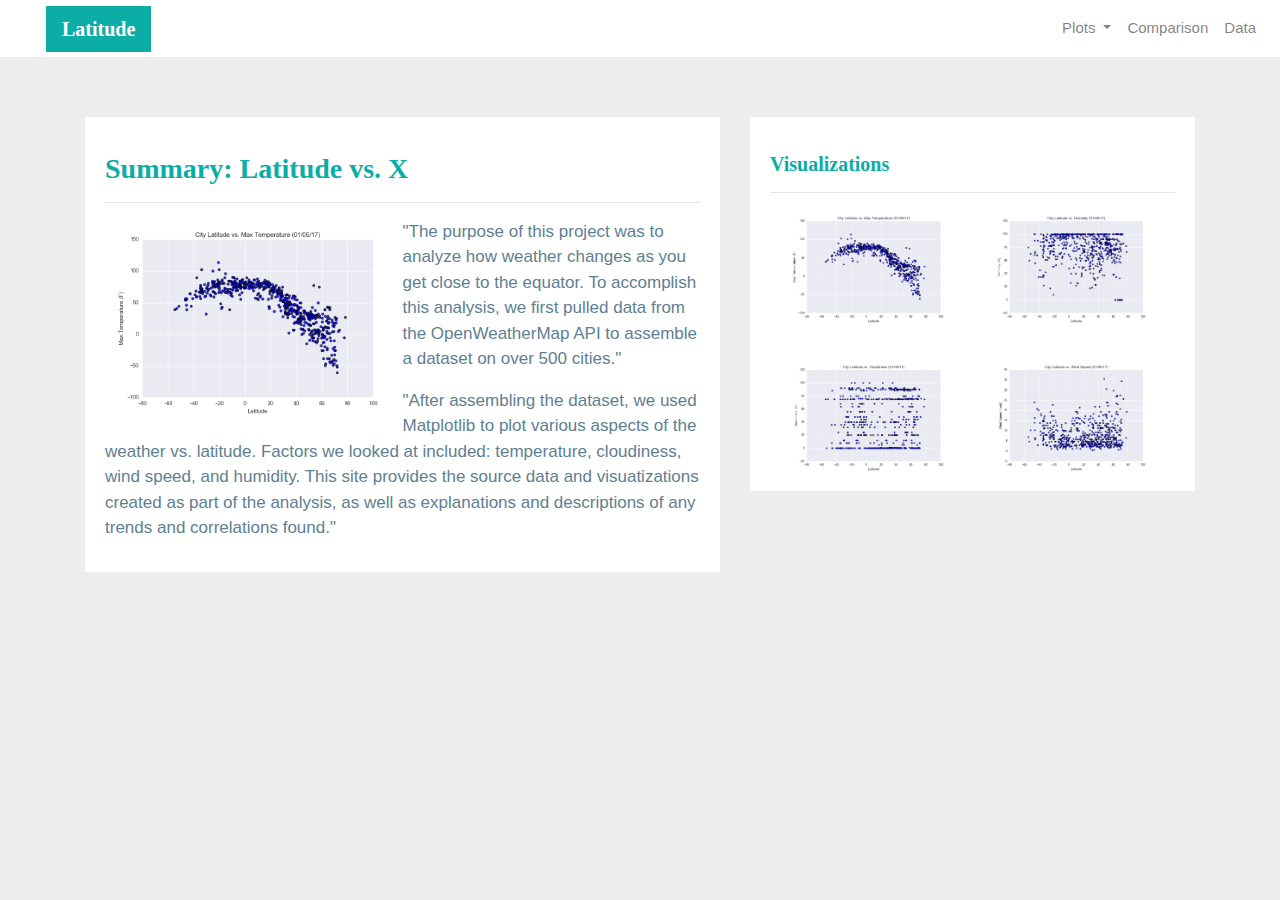
<file: index.html>
<!DOCTYPE html>
<html>

<head>
    <meta charset="UTF-8">
    <meta http-equiv="X-UA-Compatible" content="IE=edge">
    <title>Rons Visualization Dashboard</title>
    <meta name="viewport" content="width=device-width, initial-scale=1">

    <!-- Bootstrap CSS -->
    <link rel="stylesheet" href="https://maxcdn.bootstrapcdn.com/bootstrap/4.0.0/css/bootstrap.min.css" integrity="sha384-Gn5384xqQ1aoWXA+058RXPxPg6fy4IWvTNh0E263XmFcJlSAwiGgFAW/dAiS6JXm" 
    crossorigin="anonymous">
    
    <script src="https://maxcdn.bootstrapcdn.com/bootstrap/4.0.0/js/bootstrap.min.js" integrity="sha384-JZR6Spejh4U02d8jOt6vLEHfe/JQGiRRSQQxSfFWpi1MquVdAyjUar5+76PVCmYl" crossorigin="anonymous"></script>
    <!-- CSS Link-->
    <link rel="stylesheet" type="text/css" href="style.css">
</head>

<body>
  <!--Navigation Section-->
  <div class="navigation">
    <nav class="navbar navbar-expand-lg navbar-light">
      <a class="navbar-brand" style="background-color: #0BADA6;" href="index.html">Latitude</a>
      <button class="navbar-toggler border border-white" type="button" data-toggle="collapse" data-target="#navbarNavDropdown"
        aria-controls="navbarNavDropdown" aria-expanded="false" aria-label="Toggle navigation">
        <span class="navbar-toggler-icon"></span>
      </button>
      <div class="collapse navbar-collapse" id="navbarNavDropdown">
        <ul class="navbar-nav ml-auto">
          <li class="nav-item dropdown">
            <a class="nav-link dropdown-toggle" href="#" id="navbarDropdownMenuLink" data-toggle="dropdown"
              aria-haspopup="true" aria-expanded="false">
              Plots
            </a>
            <div class="dropdown-menu" aria-labelledby="navbarDropdownMenuLink">
              <a class="dropdown-item" href="max_temperature.html">Max Temperature</a>
              <a class="dropdown-item" href="humidity.html">Humidity</a>
              <a class="dropdown-item active" href="cloudiness.html">Cloudiness</a>
              <a class="dropdown-item" href="wind_speed.html">Wind Speed</a>
            </div>
          </li>
          <li class="nav-item">
            <a class="nav-link" href="comparisons.html">Comparison</a>
          </li>
          <li class="nav-item">
            <a class="nav-link" href="data.html">Data</a>
          </li>

        </ul>
      </div>
    </nav>
  </div>
<!-- Content Section -->
<div class="container">
    <div class="row">
        <div class="col-lg-7 col-md-12">
            <!-- Left box -->
            <div class="box">
                <h3 class="title">Summary: Latitude vs. X</h3>
                <hr>
                <img src="Resources/assets/Fig1.png" class="vizualization rounded float-left" alt="Max Temperature Graph">  


              <p>
                  "The purpose of this project was to analyze how weather changes as you get close to the equator.
            To accomplish this analysis, we first pulled data from the OpenWeatherMap API to assemble a dataset
            on over 500 cities."
              </p>
        
              <p>
                  "After assembling the dataset, we used Matplotlib to plot various aspects of the weather vs. latitude.
            Factors we looked at included: temperature, cloudiness, wind speed, and humidity.  This site provides the
            source data and visuatizations created as part of the analysis, as well as explanations and descriptions
            of any trends and correlations found." 
              </p>
            </div>
        </div>
        <div class="col-lg-5 col-md-12">
            <!-- Right Box -->
            <div class="box">
                <h5 class="title">Visualizations</h5>
                <hr>
                <div class="container">
                    <div class="row" style="padding-bottom: 30px;">
                       <div class="col-6">
                        <a href="max_temperature.html">
                            <img class="panel" src="Resources/assets/Fig1.png" alt="Max Temperature Image">
                        </a>
                      </div>
                        <div class="col-6">
                    <a href="humidity.html">
                        <img class="panel" src="Resources/assets/Fig2.png" alt="Humidity Graph">
                    </a>
                       </div>
                    </div>
              <div class="row" style="padding-bottom; 30px;">
                <div class="col-6">
                   <a ref="cloudiness.html">
                    <img class="panel" src="Resources/assets/Fig3.png" alt="Cloudiness Graph">
                    </a>
                </div>
              <div class="col-6">
                <a href="wind_speed.html"> 
                    <img class="panel" src="Resources/assets/Fig4.png" alt="Wind Speed Graph">
                </a>
              </div>

            </div>
                </div>
            </div>
        </div>
    </div>
</div>

</body>

</html>
</file>
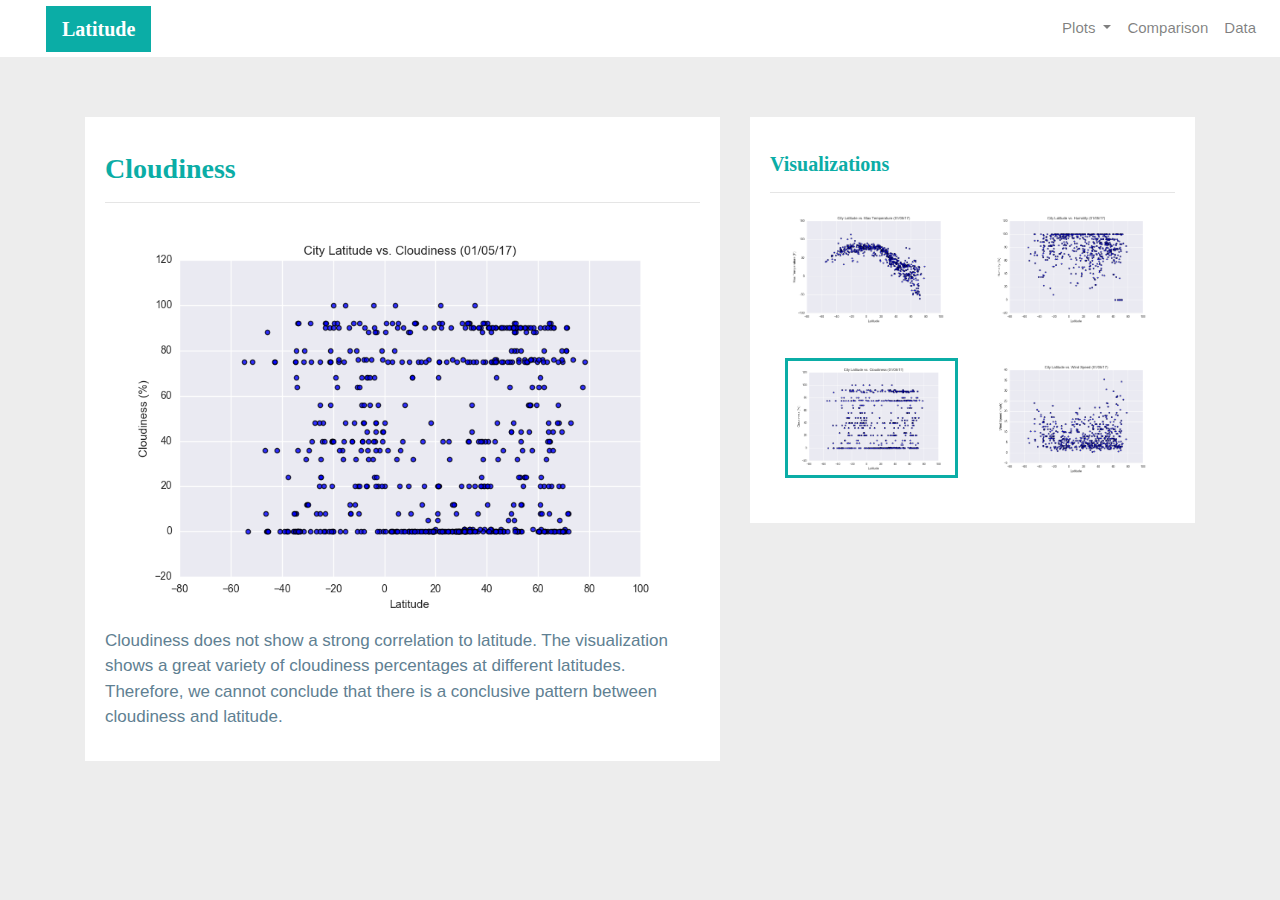
<file: cloudiness.html>
<!DOCTYPE html>
<html>

<head>
  <meta charset="utf-8" />
  <meta http-equiv="X-UA-Compatible" content="IE=edge">
  <title>Bootstrap Visualization Dashboard</title>
  <meta name="viewport" content="width=device-width, initial-scale=1">

  <!-- Bootstrap CSS -->
  <link rel="stylesheet" href="https://maxcdn.bootstrapcdn.com/bootstrap/4.0.0/css/bootstrap.min.css" integrity="sha384-Gn5384xqQ1aoWXA+058RXPxPg6fy4IWvTNh0E263XmFcJlSAwiGgFAW/dAiS6JXm"
    crossorigin="anonymous">

  <!--CSS Link-->
  <link rel="stylesheet" type="text/css" href="style.css">

</head>

<body>
  <!-- Navigation Section -->
  <div class="navigation">
    <nav class="navbar navbar-expand-lg navbar-light">
      <a class="navbar-brand" style="background-color: #0BADA6;" href="index.html">Latitude</a>
      <button class="navbar-toggler border border-white" type="button" data-toggle="collapse" data-target="#navbarNavDropdown"
        aria-controls="navbarNavDropdown" aria-expanded="false" aria-label="Toggle navigation">
        <span class="navbar-toggler-icon"></span>
      </button>
      <div class="collapse navbar-collapse" id="navbarNavDropdown">
        <ul class="navbar-nav ml-auto">
          <li class="nav-item dropdown">
            <a class="nav-link dropdown-toggle" href="#" id="navbarDropdownMenuLink" data-toggle="dropdown"
              aria-haspopup="true" aria-expanded="false">
              Plots
            </a>
            <div class="dropdown-menu" aria-labelledby="navbarDropdownMenuLink">
              <a class="dropdown-item" href="max_temperature.html">Max Temperature</a>
              <a class="dropdown-item" href="humidity.html">Humidity</a>
              <a class="dropdown-item active" href="cloudiness.html">Cloudiness</a>
              <a class="dropdown-item" href="wind_speed.html">Wind Speed</a>
            </div>
          </li>
          <li class="nav-item">
            <a class="nav-link" href="comparisons.html">Comparison</a>
          </li>
          <li class="nav-item">
            <a class="nav-link" href="data.html">Data</a>
          </li>

        </ul>
      </div>
    </nav>
  </div>
  <!-- Content Section -->
  <div class="container">
    <div class="row">
      <div class="col-lg-7 col-md-12">
        <!-- Left box  -->
        <div class="box">
          <h3 class="title">Cloudiness</h3>
          <hr>
          <img src="Resources/assets/Fig3.png" alt="Cloudines Graph">
          <p>Cloudiness does not show a strong correlation to latitude. The visualization shows a great variety of
            cloudiness percentages at different latitudes. Therefore, we cannot conclude that there is a conclusive
            pattern between cloudiness and latitude.</p>
        </div>
      </div>
      <div class="col-lg-5 col-md-12">
        <!-- Right Box -->
        <div class="box">
          <h5 class="title">Visualizations</h5>
          <hr>


          <div class="container">
            <div class="row" style="padding-bottom: 30px;">
              <div class="col-6">
                <a href="max_temperature.html">
                  <img class="panel" src="Resources/assets/Fig1.png" alt="Max Temperature Image">
                </a>
              </div>
              <div class="col-6">
                <a href="humidity.html">
                  <img class="panel" src="Resources/assets/Fig2.png" alt="Humidity Graph">
                </a>
              </div>
            </div>

            <div class="row" style="padding-bottom: 30px;">
              <div class="col-6">
                <a href="cloudiness.html">
                  <img class="panel active" src="Resources/assets/Fig3.png" alt="Cloudiness Graph">
                </a>
              </div>
              <div class="col-6">
                <a href="wind_speed.html">
                  <img class="panel" src="Resources/assets/Fig4.png" alt="Wind Speed Graph">
                </a>
              </div>


            </div>
          </div>


        </div>
      </div>
    </div>
  </div>


  <!-- Bootstrap JS -->
  <script src="https://code.jquery.com/jquery-3.2.1.slim.min.js" integrity="sha384-KJ3o2DKtIkvYIK3UENzmM7KCkRr/rE9/Qpg6aAZGJwFDMVNA/GpGFF93hXpG5KkN"
    crossorigin="anonymous"></script>
  <script src="https://cdnjs.cloudflare.com/ajax/libs/popper.js/1.12.9/umd/popper.min.js" integrity="sha384-ApNbgh9B+Y1QKtv3Rn7W3mgPxhU9K/ScQsAP7hUibX39j7fakFPskvXusvfa0b4Q"
    crossorigin="anonymous"></script>
  <script src="https://maxcdn.bootstrapcdn.com/bootstrap/4.0.0/js/bootstrap.min.js" integrity="sha384-JZR6Spejh4U02d8jOt6vLEHfe/JQGiRRSQQxSfFWpi1MquVdAyjUar5+76PVCmYl"
    crossorigin="anonymous"></script>

</body>

</html>
</file>
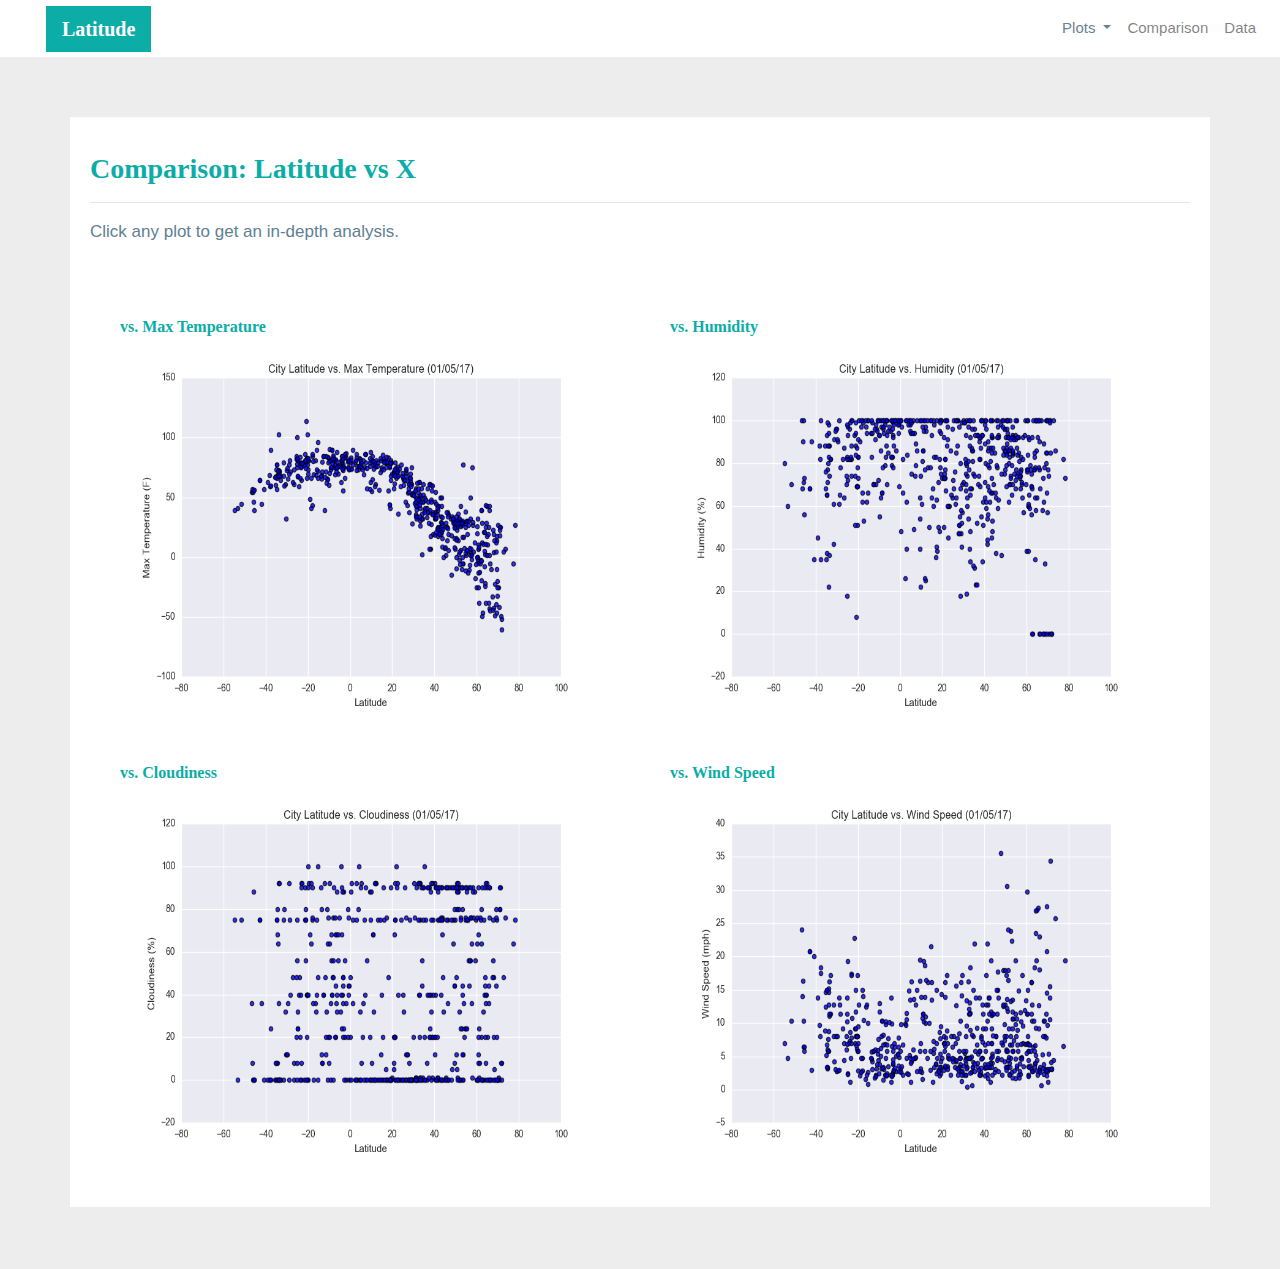
<file: comparisons.html>
<!DOCTYPE html>
<html>

<head>
  <meta charset="utf-8" />
  <meta http-equiv="X-UA-Compatible" content="IE=edge">
  <title>Rons Visualization Dashboard</title>
  <meta name="viewport" content="width=device-width, initial-scale=1">

  <!-- Bootstrap CSS -->
  <link rel="stylesheet" href="https://maxcdn.bootstrapcdn.com/bootstrap/4.0.0/css/bootstrap.min.css" integrity="sha384-Gn5384xqQ1aoWXA+058RXPxPg6fy4IWvTNh0E263XmFcJlSAwiGgFAW/dAiS6JXm"
    crossorigin="anonymous">

  <!--CSS Link-->
  <link rel="stylesheet" type="text/css" href="style.css">

</head>

<body>
  <!-- Navigation Section -->
  <div class="navigation">
    <nav class="navbar navbar-expand-lg navbar-light">
      <a class="navbar-brand" style="background-color: #0BADA6;" href="index.html">Latitude</a>
      <button class="navbar-toggler  border border-white" type="button" data-toggle="collapse" data-target="#navbarNavDropdown"
        aria-controls="navbarNavDropdown" aria-expanded="false" aria-label="Toggle navigation">
        <span class="navbar-toggler-icon"></span>
      </button>
      <div class="collapse navbar-collapse" id="navbarNavDropdown">
        <ul class="navbar-nav ml-auto">
          <li class="nav-item dropdown">
            <a class="nav-link dropdown-toggle" href="#" id="navbarDropdownMenuLink" data-toggle="dropdown"
              aria-haspopup="true" aria-expanded="false" style="color: #6D8092">
              Plots
            </a>
            <div class="dropdown-menu" aria-labelledby="navbarDropdownMenuLink">
              <a class="dropdown-item" href="max_temperature.html">Max Temperature</a>
              <a class="dropdown-item" href="humidity.html">Humidity</a>
              <a class="dropdown-item" href="cloudiness.html">Cloudiness</a>
              <a class="dropdown-item" href="wind_speed.html">Wind Speed</a>
            </div>
          </li>
          <li class="nav-item">
            <a class="nav-link" href="comparisons.html">Comparison</a>
          </li>
          <li class="nav-item">
            <a class="nav-link" href="data.html">Data</a>
          </li>

        </ul>
      </div>
    </nav>
  </div>
  <!-- Content Section -->
  <div class="container">
    <div class="row">
      <div>
        <!-- Left box  -->
        <div class="box">
          <h3 class="title">Comparison: Latitude vs X</h3>
          <hr>
          <p>Click any plot to get an in-depth analysis.</p>
          <div class="container" style="padding-bottom: 40px;">
            <div class="row">
              <div class="col-lg-6" style="padding: 30px;">
                <div class="title">vs. Max Temperature</div>
                <a href="max_temperature.html">
                  <img class="panel" src="Resources/assets/Fig1.png" alt="Max Temperature Image">
                </a>
              </div>
              <div class="col-lg-6" style="padding: 30px;">
                <div class="title">vs. Humidity</div>
                <a href="humidity.html">
                  <img class="panel" src="Resources/assets/Fig2.png" alt="Humidity Graph">
                </a>
              </div>
            </div>

            <div class="row">
              <div class="col-lg-6" style="padding: 30px;">
                <div class="title">vs. Cloudiness</div>
                <a href="cloudiness.html">
                  <img class="panel" src="Resources/assets/Fig3.png" alt="Cloudiness Graph">
                </a>

              </div>
              <div class="col-lg-6" style="padding: 30px;">
                <div class="title">vs. Wind Speed</div>
                <a href="wind_speed.html">
                  <img class="panel" src="Resources/assets/Fig4.png" alt="Wind Speed Graph">
                </a>
              </div>
            </div>
          </div>
        </div>
      </div>
    </div>
  </div>

  </body>

  </html>
</file>
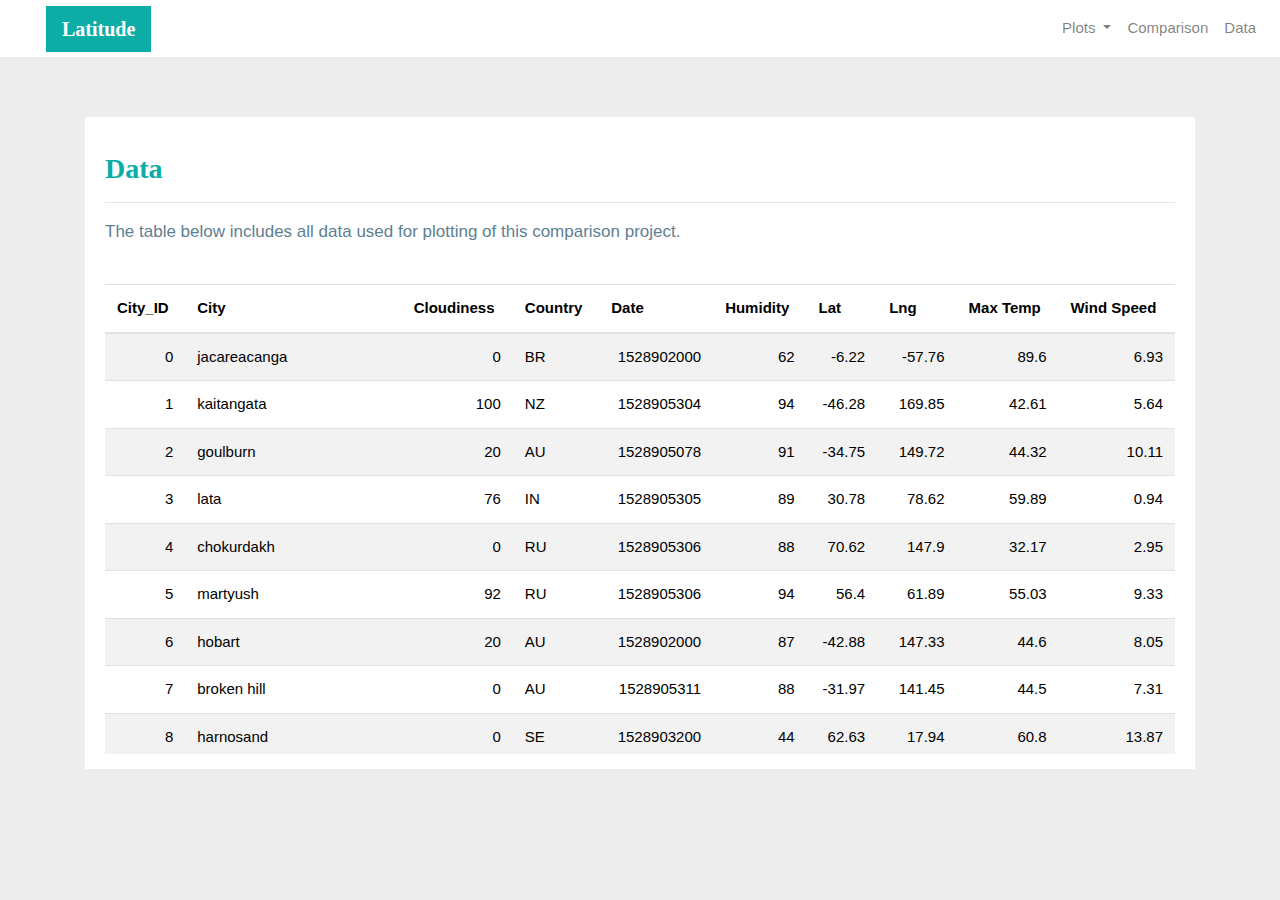
<file: data.html>
<!DOCTYPE html>
<html>

<head>
  <meta charset="utf-8" />
  <meta http-equiv="X-UA-Compatible" content="IE=edge">
  <title>Rons Visualization Dashboard</title>
  <meta name="viewport" content="width=device-width, initial-scale=1">

  <!-- Bootstrap CSS -->
  <link rel="stylesheet" href="https://maxcdn.bootstrapcdn.com/bootstrap/4.0.0/css/bootstrap.min.css" integrity="sha384-Gn5384xqQ1aoWXA+058RXPxPg6fy4IWvTNh0E263XmFcJlSAwiGgFAW/dAiS6JXm"
    crossorigin="anonymous">

  <!--CSS Link-->
  <link rel="stylesheet" type="text/css" href="style.css">

</head>

<body>
  <!-- Navigation Section -->
  <div class="navigation">
    <nav class="navbar navbar-expand-lg navbar-light">
      <a class="navbar-brand" style="background-color: #0BADA6;" href="index.html">Latitude</a>
      <button class="navbar-toggler border border-white" type="button" data-toggle="collapse" data-target="#navbarNavDropdown"
        aria-controls="navbarNavDropdown" aria-expanded="false" aria-label="Toggle navigation">
        <span class="navbar-toggler-icon"></span>
      </button>
      <div class="collapse navbar-collapse" id="navbarNavDropdown">
        <ul class="navbar-nav ml-auto">
          <li class="nav-item dropdown">
            <a class="nav-link dropdown-toggle" href="#" id="navbarDropdownMenuLink" data-toggle="dropdown"
              aria-haspopup="true" aria-expanded="false">
              Plots
            </a>
            <div class="dropdown-menu" aria-labelledby="navbarDropdownMenuLink">
              <a class="dropdown-item" href="max_temperature.html">Max Temperature</a>
              <a class="dropdown-item" href="humidity.html">Humidity</a>
              <a class="dropdown-item" href="cloudiness.html">Cloudiness</a>
              <a class="dropdown-item" href="wind_speed.html">Wind Speed</a>
            </div>
          </li>
          <li class="nav-item">
            <a class="nav-link" href="comparisons.html">Comparison</a>
          </li>
          <li class="nav-item">
            <a class="nav-link" href="data.html">Data</a>
          </li>

        </ul>
      </div>
    </nav>
  </div>
  <!-- Content Section -->
  <div class="container">
    <div class="box">
      <h3 class="title">Data</h3>
      <hr>
      <p>The table below includes all data used for plotting of this comparison project.</p>
      <br>
      <div class="table-responsive" style="overflow-x:auto; overflow-y:auto; max-height:470px; max-width: auto;">
        <table class="table table-striped">
          <thead>
            <tr>
              <th title="Field #1">City_ID</th>
              <th title="Field #2">City</th>
              <th title="Field #3">Cloudiness</th>
              <th title="Field #4">Country</th>
              <th title="Field #5">Date</th>
              <th title="Field #6">Humidity</th>
              <th title="Field #7">Lat</th>
              <th title="Field #8">Lng</th>
              <th title="Field #9">Max Temp</th>
              <th title="Field #10">Wind Speed</th>
            </tr>
          </thead>
          <tbody>
            <tr>
              <td align="right">0</td>
              <td>jacareacanga</td>
              <td align="right">0</td>
              <td>BR</td>
              <td align="right">1528902000</td>
              <td align="right">62</td>
              <td align="right">-6.22</td>
              <td align="right">-57.76</td>
              <td align="right">89.6</td>
              <td align="right">6.93</td>
            </tr>
            <tr>
              <td align="right">1</td>
              <td>kaitangata</td>
              <td align="right">100</td>
              <td>NZ</td>
              <td align="right">1528905304</td>
              <td align="right">94</td>
              <td align="right">-46.28</td>
              <td align="right">169.85</td>
              <td align="right">42.61</td>
              <td align="right">5.64</td>
            </tr>
            <tr>
              <td align="right">2</td>
              <td>goulburn</td>
              <td align="right">20</td>
              <td>AU</td>
              <td align="right">1528905078</td>
              <td align="right">91</td>
              <td align="right">-34.75</td>
              <td align="right">149.72</td>
              <td align="right">44.32</td>
              <td align="right">10.11</td>
            </tr>
            <tr>
              <td align="right">3</td>
              <td>lata</td>
              <td align="right">76</td>
              <td>IN</td>
              <td align="right">1528905305</td>
              <td align="right">89</td>
              <td align="right">30.78</td>
              <td align="right">78.62</td>
              <td align="right">59.89</td>
              <td align="right">0.94</td>
            </tr>
            <tr>
              <td align="right">4</td>
              <td>chokurdakh</td>
              <td align="right">0</td>
              <td>RU</td>
              <td align="right">1528905306</td>
              <td align="right">88</td>
              <td align="right">70.62</td>
              <td align="right">147.9</td>
              <td align="right">32.17</td>
              <td align="right">2.95</td>
            </tr>
            <tr>
              <td align="right">5</td>
              <td>martyush</td>
              <td align="right">92</td>
              <td>RU</td>
              <td align="right">1528905306</td>
              <td align="right">94</td>
              <td align="right">56.4</td>
              <td align="right">61.89</td>
              <td align="right">55.03</td>
              <td align="right">9.33</td>
            </tr>
            <tr>
              <td align="right">6</td>
              <td>hobart</td>
              <td align="right">20</td>
              <td>AU</td>
              <td align="right">1528902000</td>
              <td align="right">87</td>
              <td align="right">-42.88</td>
              <td align="right">147.33</td>
              <td align="right">44.6</td>
              <td align="right">8.05</td>
            </tr>
            <tr>
              <td align="right">7</td>
              <td>broken hill</td>
              <td align="right">0</td>
              <td>AU</td>
              <td align="right">1528905311</td>
              <td align="right">88</td>
              <td align="right">-31.97</td>
              <td align="right">141.45</td>
              <td align="right">44.5</td>
              <td align="right">7.31</td>
            </tr>
            <tr>
              <td align="right">8</td>
              <td>harnosand</td>
              <td align="right">0</td>
              <td>SE</td>
              <td align="right">1528903200</td>
              <td align="right">44</td>
              <td align="right">62.63</td>
              <td align="right">17.94</td>
              <td align="right">60.8</td>
              <td align="right">13.87</td>
            </tr>
            <tr>
              <td align="right">9</td>
              <td>tuatapere</td>
              <td align="right">0</td>
              <td>NZ</td>
              <td align="right">1528905312</td>
              <td align="right">100</td>
              <td align="right">-46.13</td>
              <td align="right">167.69</td>
              <td align="right">38.92</td>
              <td align="right">3.4</td>
            </tr>
            <tr>
              <td align="right">10</td>
              <td>puerto ayora</td>
              <td align="right">90</td>
              <td>EC</td>
              <td align="right">1528902000</td>
              <td align="right">69</td>
              <td align="right">-0.74</td>
              <td align="right">-90.35</td>
              <td align="right">77.0</td>
              <td align="right">13.87</td>
            </tr>
            <tr>
              <td align="right">11</td>
              <td>havre-saint-pierre</td>
              <td align="right">75</td>
              <td>CA</td>
              <td align="right">1528902000</td>
              <td align="right">58</td>
              <td align="right">50.23</td>
              <td align="right">-63.6</td>
              <td align="right">53.6</td>
              <td align="right">19.46</td>
            </tr>
            <tr>
              <td align="right">12</td>
              <td>punta arenas</td>
              <td align="right">0</td>
              <td>CL</td>
              <td align="right">1528902000</td>
              <td align="right">100</td>
              <td align="right">-53.16</td>
              <td align="right">-70.91</td>
              <td align="right">35.6</td>
              <td align="right">9.17</td>
            </tr>
            <tr>
              <td align="right">13</td>
              <td>tasiilaq</td>
              <td align="right">75</td>
              <td>GL</td>
              <td align="right">1528901400</td>
              <td align="right">60</td>
              <td align="right">65.61</td>
              <td align="right">-37.64</td>
              <td align="right">39.2</td>
              <td align="right">2.24</td>
            </tr>
            <tr>
              <td align="right">14</td>
              <td>chapais</td>
              <td align="right">40</td>
              <td>CA</td>
              <td align="right">1528902000</td>
              <td align="right">38</td>
              <td align="right">49.78</td>
              <td align="right">-74.86</td>
              <td align="right">59.0</td>
              <td align="right">10.29</td>
            </tr>
            <tr>
              <td align="right">15</td>
              <td>avarua</td>
              <td align="right">40</td>
              <td>CK</td>
              <td align="right">1528902000</td>
              <td align="right">56</td>
              <td align="right">-21.21</td>
              <td align="right">-159.78</td>
              <td align="right">73.4</td>
              <td align="right">10.29</td>
            </tr>
            <tr>
              <td align="right">16</td>
              <td>hofn</td>
              <td align="right">75</td>
              <td>IS</td>
              <td align="right">1528902000</td>
              <td align="right">87</td>
              <td align="right">64.25</td>
              <td align="right">-15.21</td>
              <td align="right">51.8</td>
              <td align="right">8.05</td>
            </tr>
            <tr>
              <td align="right">17</td>
              <td>yukamenskoye</td>
              <td align="right">92</td>
              <td>RU</td>
              <td align="right">1528905315</td>
              <td align="right">98</td>
              <td align="right">57.89</td>
              <td align="right">52.24</td>
              <td align="right">56.65</td>
              <td align="right">10.22</td>
            </tr>
            <tr>
              <td align="right">18</td>
              <td>khandbari</td>
              <td align="right">80</td>
              <td>NP</td>
              <td align="right">1528905315</td>
              <td align="right">67</td>
              <td align="right">27.38</td>
              <td align="right">87.21</td>
              <td align="right">44.59</td>
              <td align="right">1.39</td>
            </tr>
            <tr>
              <td align="right">19</td>
              <td>bethel</td>
              <td align="right">1</td>
              <td>US</td>
              <td align="right">1528901580</td>
              <td align="right">93</td>
              <td align="right">60.79</td>
              <td align="right">-161.76</td>
              <td align="right">44.6</td>
              <td align="right">8.05</td>
            </tr>
            <tr>
              <td align="right">20</td>
              <td>ushuaia</td>
              <td align="right">75</td>
              <td>AR</td>
              <td align="right">1528902000</td>
              <td align="right">64</td>
              <td align="right">-54.81</td>
              <td align="right">-68.31</td>
              <td align="right">41.0</td>
              <td align="right">3.36</td>
            </tr>
            <tr>
              <td align="right">21</td>
              <td>east london</td>
              <td align="right">0</td>
              <td>ZA</td>
              <td align="right">1528902000</td>
              <td align="right">37</td>
              <td align="right">-33.02</td>
              <td align="right">27.91</td>
              <td align="right">69.8</td>
              <td align="right">5.82</td>
            </tr>
            <tr>
              <td align="right">22</td>
              <td>bluff</td>
              <td align="right">76</td>
              <td>AU</td>
              <td align="right">1528905321</td>
              <td align="right">76</td>
              <td align="right">-23.58</td>
              <td align="right">149.07</td>
              <td align="right">61.96</td>
              <td align="right">4.74</td>
            </tr>
            <tr>
              <td align="right">23</td>
              <td>mount isa</td>
              <td align="right">75</td>
              <td>AU</td>
              <td align="right">1528902000</td>
              <td align="right">100</td>
              <td align="right">-20.73</td>
              <td align="right">139.49</td>
              <td align="right">64.4</td>
              <td align="right">3.29</td>
            </tr>
            <tr>
              <td align="right">24</td>
              <td>pevek</td>
              <td align="right">0</td>
              <td>RU</td>
              <td align="right">1528905321</td>
              <td align="right">71</td>
              <td align="right">69.7</td>
              <td align="right">170.27</td>
              <td align="right">36.94</td>
              <td align="right">6.98</td>
            </tr>
            <tr>
              <td align="right">25</td>
              <td>gao</td>
              <td align="right">24</td>
              <td>ML</td>
              <td align="right">1528905321</td>
              <td align="right">16</td>
              <td align="right">16.28</td>
              <td align="right">-0.04</td>
              <td align="right">110.02</td>
              <td align="right">4.97</td>
            </tr>
            <tr>
              <td align="right">26</td>
              <td>cabo san lucas</td>
              <td align="right">75</td>
              <td>MX</td>
              <td align="right">1528901160</td>
              <td align="right">74</td>
              <td align="right">22.89</td>
              <td align="right">-109.91</td>
              <td align="right">84.2</td>
              <td align="right">10.29</td>
            </tr>
            <tr>
              <td align="right">27</td>
              <td>sao filipe</td>
              <td align="right">0</td>
              <td>CV</td>
              <td align="right">1528905323</td>
              <td align="right">88</td>
              <td align="right">14.9</td>
              <td align="right">-24.5</td>
              <td align="right">75.73</td>
              <td align="right">13.02</td>
            </tr>
            <tr>
              <td align="right">28</td>
              <td>tiksi</td>
              <td align="right">44</td>
              <td>RU</td>
              <td align="right">1528905298</td>
              <td align="right">58</td>
              <td align="right">71.64</td>
              <td align="right">128.87</td>
              <td align="right">57.73</td>
              <td align="right">10.11</td>
            </tr>
            <tr>
              <td align="right">29</td>
              <td>busselton</td>
              <td align="right">92</td>
              <td>AU</td>
              <td align="right">1528905323</td>
              <td align="right">100</td>
              <td align="right">-33.64</td>
              <td align="right">115.35</td>
              <td align="right">60.43</td>
              <td align="right">10.56</td>
            </tr>
            <tr>
              <td align="right">30</td>
              <td>alofi</td>
              <td align="right">76</td>
              <td>NU</td>
              <td align="right">1528902000</td>
              <td align="right">88</td>
              <td align="right">-19.06</td>
              <td align="right">-169.92</td>
              <td align="right">71.6</td>
              <td align="right">3.36</td>
            </tr>
            <tr>
              <td align="right">31</td>
              <td>ola</td>
              <td align="right">75</td>
              <td>RU</td>
              <td align="right">1528902000</td>
              <td align="right">100</td>
              <td align="right">59.58</td>
              <td align="right">151.3</td>
              <td align="right">42.8</td>
              <td align="right">7.76</td>
            </tr>
            <tr>
              <td align="right">32</td>
              <td>atar</td>
              <td align="right">20</td>
              <td>MR</td>
              <td align="right">1528902000</td>
              <td align="right">19</td>
              <td align="right">20.52</td>
              <td align="right">-13.05</td>
              <td align="right">91.4</td>
              <td align="right">9.17</td>
            </tr>
            <tr>
              <td align="right">33</td>
              <td>rikitea</td>
              <td align="right">0</td>
              <td>PF</td>
              <td align="right">1528905325</td>
              <td align="right">100</td>
              <td align="right">-23.12</td>
              <td align="right">-134.97</td>
              <td align="right">73.57</td>
              <td align="right">8.66</td>
            </tr>
            <tr>
              <td align="right">34</td>
              <td>hermanus</td>
              <td align="right">0</td>
              <td>ZA</td>
              <td align="right">1528905325</td>
              <td align="right">24</td>
              <td align="right">-34.42</td>
              <td align="right">19.24</td>
              <td align="right">77.17</td>
              <td align="right">8.66</td>
            </tr>
            <tr>
              <td align="right">35</td>
              <td>ponta delgada</td>
              <td align="right">75</td>
              <td>PT</td>
              <td align="right">1528903800</td>
              <td align="right">88</td>
              <td align="right">37.73</td>
              <td align="right">-25.67</td>
              <td align="right">71.6</td>
              <td align="right">12.75</td>
            </tr>
            <tr>
              <td align="right">36</td>
              <td>bambari</td>
              <td align="right">24</td>
              <td>CF</td>
              <td align="right">1528905326</td>
              <td align="right">84</td>
              <td align="right">5.77</td>
              <td align="right">20.68</td>
              <td align="right">81.85</td>
              <td align="right">7.65</td>
            </tr>
            <tr>
              <td align="right">37</td>
              <td>cap malheureux</td>
              <td align="right">75</td>
              <td>MU</td>
              <td align="right">1528902000</td>
              <td align="right">69</td>
              <td align="right">-19.98</td>
              <td align="right">57.61</td>
              <td align="right">75.2</td>
              <td align="right">14.99</td>
            </tr>
            <tr>
              <td align="right">38</td>
              <td>puerto escondido</td>
              <td align="right">75</td>
              <td>MX</td>
              <td align="right">1528901100</td>
              <td align="right">65</td>
              <td align="right">15.86</td>
              <td align="right">-97.07</td>
              <td align="right">80.6</td>
              <td align="right">3.36</td>
            </tr>
            <tr>
              <td align="right">39</td>
              <td>qaanaaq</td>
              <td align="right">32</td>
              <td>GL</td>
              <td align="right">1528905330</td>
              <td align="right">100</td>
              <td align="right">77.48</td>
              <td align="right">-69.36</td>
              <td align="right">31.45</td>
              <td align="right">6.31</td>
            </tr>
            <tr>
              <td align="right">40</td>
              <td>new norfolk</td>
              <td align="right">20</td>
              <td>AU</td>
              <td align="right">1528902000</td>
              <td align="right">87</td>
              <td align="right">-42.78</td>
              <td align="right">147.06</td>
              <td align="right">44.6</td>
              <td align="right">8.05</td>
            </tr>
            <tr>
              <td align="right">41</td>
              <td>najran</td>
              <td align="right">40</td>
              <td>SA</td>
              <td align="right">1528902000</td>
              <td align="right">13</td>
              <td align="right">17.54</td>
              <td align="right">44.22</td>
              <td align="right">98.6</td>
              <td align="right">11.41</td>
            </tr>
            <tr>
              <td align="right">42</td>
              <td>isla mujeres</td>
              <td align="right">90</td>
              <td>MX</td>
              <td align="right">1528904340</td>
              <td align="right">100</td>
              <td align="right">21.23</td>
              <td align="right">-86.73</td>
              <td align="right">75.2</td>
              <td align="right">16.11</td>
            </tr>
            <tr>
              <td align="right">43</td>
              <td>mar del plata</td>
              <td align="right">0</td>
              <td>AR</td>
              <td align="right">1528905297</td>
              <td align="right">100</td>
              <td align="right">-46.43</td>
              <td align="right">-67.52</td>
              <td align="right">32.53</td>
              <td align="right">7.31</td>
            </tr>
            <tr>
              <td align="right">44</td>
              <td>provideniya</td>
              <td align="right">0</td>
              <td>RU</td>
              <td align="right">1528905332</td>
              <td align="right">91</td>
              <td align="right">64.42</td>
              <td align="right">-173.23</td>
              <td align="right">40.63</td>
              <td align="right">10.78</td>
            </tr>
            <tr>
              <td align="right">45</td>
              <td>jamestown</td>
              <td align="right">12</td>
              <td>AU</td>
              <td align="right">1528905333</td>
              <td align="right">88</td>
              <td align="right">-33.21</td>
              <td align="right">138.6</td>
              <td align="right">43.15</td>
              <td align="right">10.89</td>
            </tr>
            <tr>
              <td align="right">46</td>
              <td>medicine hat</td>
              <td align="right">20</td>
              <td>CA</td>
              <td align="right">1528902000</td>
              <td align="right">34</td>
              <td align="right">50.04</td>
              <td align="right">-110.68</td>
              <td align="right">66.2</td>
              <td align="right">14.99</td>
            </tr>
            <tr>
              <td align="right">47</td>
              <td>katsuura</td>
              <td align="right">8</td>
              <td>JP</td>
              <td align="right">1528905334</td>
              <td align="right">88</td>
              <td align="right">33.93</td>
              <td align="right">134.5</td>
              <td align="right">62.05</td>
              <td align="right">7.54</td>
            </tr>
            <tr>
              <td align="right">48</td>
              <td>aklavik</td>
              <td align="right">20</td>
              <td>CA</td>
              <td align="right">1528902000</td>
              <td align="right">53</td>
              <td align="right">68.22</td>
              <td align="right">-135.01</td>
              <td align="right">51.8</td>
              <td align="right">11.41</td>
            </tr>
            <tr>
              <td align="right">49</td>
              <td>tuktoyaktuk</td>
              <td align="right">20</td>
              <td>CA</td>
              <td align="right">1528902000</td>
              <td align="right">61</td>
              <td align="right">69.44</td>
              <td align="right">-133.03</td>
              <td align="right">46.4</td>
              <td align="right">6.93</td>
            </tr>
            <tr>
              <td align="right">50</td>
              <td>kapaa</td>
              <td align="right">90</td>
              <td>US</td>
              <td align="right">1528901760</td>
              <td align="right">88</td>
              <td align="right">22.08</td>
              <td align="right">-159.32</td>
              <td align="right">75.2</td>
              <td align="right">14.99</td>
            </tr>
            <tr>
              <td align="right">51</td>
              <td>mildura</td>
              <td align="right">0</td>
              <td>AU</td>
              <td align="right">1528905300</td>
              <td align="right">92</td>
              <td align="right">-34.18</td>
              <td align="right">142.16</td>
              <td align="right">45.67</td>
              <td align="right">9.66</td>
            </tr>
            <tr>
              <td align="right">52</td>
              <td>souillac</td>
              <td align="right">75</td>
              <td>FR</td>
              <td align="right">1528903800</td>
              <td align="right">49</td>
              <td align="right">45.6</td>
              <td align="right">-0.6</td>
              <td align="right">73.4</td>
              <td align="right">10.29</td>
            </tr>
            <tr>
              <td align="right">53</td>
              <td>lorengau</td>
              <td align="right">100</td>
              <td>PG</td>
              <td align="right">1528905336</td>
              <td align="right">100</td>
              <td align="right">-2.02</td>
              <td align="right">147.27</td>
              <td align="right">80.59</td>
              <td align="right">3.85</td>
            </tr>
            <tr>
              <td align="right">54</td>
              <td>praia</td>
              <td align="right">20</td>
              <td>BR</td>
              <td align="right">1528902000</td>
              <td align="right">47</td>
              <td align="right">-20.25</td>
              <td align="right">-43.81</td>
              <td align="right">82.4</td>
              <td align="right">3.36</td>
            </tr>
            <tr>
              <td align="right">55</td>
              <td>port alfred</td>
              <td align="right">0</td>
              <td>ZA</td>
              <td align="right">1528905338</td>
              <td align="right">50</td>
              <td align="right">-33.59</td>
              <td align="right">26.89</td>
              <td align="right">76.54</td>
              <td align="right">7.2</td>
            </tr>
            <tr>
              <td align="right">56</td>
              <td>barranca</td>
              <td align="right">0</td>
              <td>PE</td>
              <td align="right">1528905339</td>
              <td align="right">98</td>
              <td align="right">-10.75</td>
              <td align="right">-77.76</td>
              <td align="right">61.87</td>
              <td align="right">9.89</td>
            </tr>
            <tr>
              <td align="right">57</td>
              <td>nome</td>
              <td align="right">40</td>
              <td>US</td>
              <td align="right">1528902900</td>
              <td align="right">70</td>
              <td align="right">30.04</td>
              <td align="right">-94.42</td>
              <td align="right">87.8</td>
              <td align="right">3.36</td>
            </tr>
            <tr>
              <td align="right">58</td>
              <td>matay</td>
              <td align="right">0</td>
              <td>EG</td>
              <td align="right">1528905339</td>
              <td align="right">23</td>
              <td align="right">28.42</td>
              <td align="right">30.79</td>
              <td align="right">97.69</td>
              <td align="right">6.98</td>
            </tr>
            <tr>
              <td align="right">59</td>
              <td>saskylakh</td>
              <td align="right">48</td>
              <td>RU</td>
              <td align="right">1528905339</td>
              <td align="right">55</td>
              <td align="right">71.97</td>
              <td align="right">114.09</td>
              <td align="right">59.53</td>
              <td align="right">5.86</td>
            </tr>
            <tr>
              <td align="right">60</td>
              <td>itarema</td>
              <td align="right">0</td>
              <td>BR</td>
              <td align="right">1528905340</td>
              <td align="right">61</td>
              <td align="right">-2.92</td>
              <td align="right">-39.92</td>
              <td align="right">88.33</td>
              <td align="right">12.57</td>
            </tr>
            <tr>
              <td align="right">61</td>
              <td>butaritari</td>
              <td align="right">56</td>
              <td>KI</td>
              <td align="right">1528905340</td>
              <td align="right">100</td>
              <td align="right">3.07</td>
              <td align="right">172.79</td>
              <td align="right">81.13</td>
              <td align="right">7.31</td>
            </tr>
            <tr>
              <td align="right">62</td>
              <td>peniche</td>
              <td align="right">20</td>
              <td>PT</td>
              <td align="right">1528903800</td>
              <td align="right">64</td>
              <td align="right">39.36</td>
              <td align="right">-9.38</td>
              <td align="right">75.2</td>
              <td align="right">12.75</td>
            </tr>
            <tr>
              <td align="right">63</td>
              <td>beloha</td>
              <td align="right">0</td>
              <td>MG</td>
              <td align="right">1528905340</td>
              <td align="right">57</td>
              <td align="right">-25.17</td>
              <td align="right">45.06</td>
              <td align="right">71.95</td>
              <td align="right">16.37</td>
            </tr>
            <tr>
              <td align="right">64</td>
              <td>anadyr</td>
              <td align="right">0</td>
              <td>RU</td>
              <td align="right">1528902000</td>
              <td align="right">57</td>
              <td align="right">64.73</td>
              <td align="right">177.51</td>
              <td align="right">48.2</td>
              <td align="right">4.47</td>
            </tr>
            <tr>
              <td align="right">65</td>
              <td>luderitz</td>
              <td align="right">12</td>
              <td>NA</td>
              <td align="right">1528905342</td>
              <td align="right">64</td>
              <td align="right">-26.65</td>
              <td align="right">15.16</td>
              <td align="right">64.03</td>
              <td align="right">17.38</td>
            </tr>
            <tr>
              <td align="right">66</td>
              <td>rochester</td>
              <td align="right">1</td>
              <td>US</td>
              <td align="right">1528902960</td>
              <td align="right">37</td>
              <td align="right">44.02</td>
              <td align="right">-92.46</td>
              <td align="right">73.4</td>
              <td align="right">6.93</td>
            </tr>
            <tr>
              <td align="right">67</td>
              <td>bosaso</td>
              <td align="right">0</td>
              <td>SO</td>
              <td align="right">1528905347</td>
              <td align="right">86</td>
              <td align="right">11.28</td>
              <td align="right">49.18</td>
              <td align="right">89.77</td>
              <td align="right">3.96</td>
            </tr>
            <tr>
              <td align="right">68</td>
              <td>faanui</td>
              <td align="right">0</td>
              <td>PF</td>
              <td align="right">1528905347</td>
              <td align="right">100</td>
              <td align="right">-16.48</td>
              <td align="right">-151.75</td>
              <td align="right">79.96</td>
              <td align="right">11.79</td>
            </tr>
            <tr>
              <td align="right">69</td>
              <td>grindavik</td>
              <td align="right">75</td>
              <td>IS</td>
              <td align="right">1528902000</td>
              <td align="right">70</td>
              <td align="right">63.84</td>
              <td align="right">-22.43</td>
              <td align="right">48.2</td>
              <td align="right">5.82</td>
            </tr>
            <tr>
              <td align="right">70</td>
              <td>margate</td>
              <td align="right">20</td>
              <td>AU</td>
              <td align="right">1528902000</td>
              <td align="right">87</td>
              <td align="right">-43.03</td>
              <td align="right">147.26</td>
              <td align="right">44.6</td>
              <td align="right">8.05</td>
            </tr>
            <tr>
              <td align="right">71</td>
              <td>marsh harbour</td>
              <td align="right">88</td>
              <td>BS</td>
              <td align="right">1528905349</td>
              <td align="right">95</td>
              <td align="right">26.54</td>
              <td align="right">-77.06</td>
              <td align="right">82.39</td>
              <td align="right">10.0</td>
            </tr>
            <tr>
              <td align="right">72</td>
              <td>comodoro rivadavia</td>
              <td align="right">40</td>
              <td>AR</td>
              <td align="right">1528902000</td>
              <td align="right">60</td>
              <td align="right">-45.87</td>
              <td align="right">-67.48</td>
              <td align="right">42.8</td>
              <td align="right">9.17</td>
            </tr>
            <tr>
              <td align="right">73</td>
              <td>upernavik</td>
              <td align="right">92</td>
              <td>GL</td>
              <td align="right">1528905350</td>
              <td align="right">100</td>
              <td align="right">72.79</td>
              <td align="right">-56.15</td>
              <td align="right">29.29</td>
              <td align="right">3.74</td>
            </tr>
            <tr>
              <td align="right">74</td>
              <td>uige</td>
              <td align="right">0</td>
              <td>AO</td>
              <td align="right">1528905350</td>
              <td align="right">29</td>
              <td align="right">-7.61</td>
              <td align="right">15.06</td>
              <td align="right">86.8</td>
              <td align="right">3.18</td>
            </tr>
            <tr>
              <td align="right">75</td>
              <td>bredasdorp</td>
              <td align="right">0</td>
              <td>ZA</td>
              <td align="right">1528902000</td>
              <td align="right">23</td>
              <td align="right">-34.53</td>
              <td align="right">20.04</td>
              <td align="right">82.4</td>
              <td align="right">5.82</td>
            </tr>
            <tr>
              <td align="right">76</td>
              <td>bodden town</td>
              <td align="right">40</td>
              <td>KY</td>
              <td align="right">1528902000</td>
              <td align="right">78</td>
              <td align="right">19.28</td>
              <td align="right">-81.25</td>
              <td align="right">80.6</td>
              <td align="right">16.11</td>
            </tr>
            <tr>
              <td align="right">77</td>
              <td>guerrero negro</td>
              <td align="right">44</td>
              <td>MX</td>
              <td align="right">1528905350</td>
              <td align="right">88</td>
              <td align="right">27.97</td>
              <td align="right">-114.04</td>
              <td align="right">63.85</td>
              <td align="right">3.74</td>
            </tr>
            <tr>
              <td align="right">78</td>
              <td>bilma</td>
              <td align="right">0</td>
              <td>NE</td>
              <td align="right">1528905351</td>
              <td align="right">12</td>
              <td align="right">18.69</td>
              <td align="right">12.92</td>
              <td align="right">110.47</td>
              <td align="right">4.63</td>
            </tr>
            <tr>
              <td align="right">79</td>
              <td>carnarvon</td>
              <td align="right">0</td>
              <td>ZA</td>
              <td align="right">1528905351</td>
              <td align="right">30</td>
              <td align="right">-30.97</td>
              <td align="right">22.13</td>
              <td align="right">60.43</td>
              <td align="right">14.25</td>
            </tr>
            <tr>
              <td align="right">80</td>
              <td>ponta do sol</td>
              <td align="right">12</td>
              <td>BR</td>
              <td align="right">1528905352</td>
              <td align="right">72</td>
              <td align="right">-20.63</td>
              <td align="right">-46.0</td>
              <td align="right">78.25</td>
              <td align="right">3.96</td>
            </tr>
            <tr>
              <td align="right">81</td>
              <td>vila franca do campo</td>
              <td align="right">75</td>
              <td>PT</td>
              <td align="right">1528903800</td>
              <td align="right">88</td>
              <td align="right">37.72</td>
              <td align="right">-25.43</td>
              <td align="right">71.6</td>
              <td align="right">12.75</td>
            </tr>
            <tr>
              <td align="right">82</td>
              <td>puerto del rosario</td>
              <td align="right">20</td>
              <td>ES</td>
              <td align="right">1528903800</td>
              <td align="right">60</td>
              <td align="right">28.5</td>
              <td align="right">-13.86</td>
              <td align="right">73.4</td>
              <td align="right">17.22</td>
            </tr>
            <tr>
              <td align="right">83</td>
              <td>sitka</td>
              <td align="right">20</td>
              <td>US</td>
              <td align="right">1528905353</td>
              <td align="right">92</td>
              <td align="right">37.17</td>
              <td align="right">-99.65</td>
              <td align="right">74.02</td>
              <td align="right">5.97</td>
            </tr>
            <tr>
              <td align="right">84</td>
              <td>camacha</td>
              <td align="right">75</td>
              <td>PT</td>
              <td align="right">1528903800</td>
              <td align="right">72</td>
              <td align="right">33.08</td>
              <td align="right">-16.33</td>
              <td align="right">68.0</td>
              <td align="right">16.11</td>
            </tr>
            <tr>
              <td align="right">85</td>
              <td>saint-philippe</td>
              <td align="right">1</td>
              <td>CA</td>
              <td align="right">1528902900</td>
              <td align="right">54</td>
              <td align="right">45.36</td>
              <td align="right">-73.48</td>
              <td align="right">78.8</td>
              <td align="right">11.41</td>
            </tr>
            <tr>
              <td align="right">86</td>
              <td>port blair</td>
              <td align="right">92</td>
              <td>IN</td>
              <td align="right">1528905357</td>
              <td align="right">97</td>
              <td align="right">11.67</td>
              <td align="right">92.75</td>
              <td align="right">84.37</td>
              <td align="right">25.1</td>
            </tr>
            <tr>
              <td align="right">87</td>
              <td>albany</td>
              <td align="right">90</td>
              <td>US</td>
              <td align="right">1528903860</td>
              <td align="right">68</td>
              <td align="right">42.65</td>
              <td align="right">-73.75</td>
              <td align="right">69.8</td>
              <td align="right">3.36</td>
            </tr>
            <tr>
              <td align="right">88</td>
              <td>barrow</td>
              <td align="right">88</td>
              <td>AR</td>
              <td align="right">1528905182</td>
              <td align="right">72</td>
              <td align="right">-38.31</td>
              <td align="right">-60.23</td>
              <td align="right">50.26</td>
              <td align="right">8.21</td>
            </tr>
            <tr>
              <td align="right">89</td>
              <td>qorveh</td>
              <td align="right">92</td>
              <td>IR</td>
              <td align="right">1528905357</td>
              <td align="right">22</td>
              <td align="right">35.17</td>
              <td align="right">47.8</td>
              <td align="right">76.72</td>
              <td align="right">3.18</td>
            </tr>
            <tr>
              <td align="right">90</td>
              <td>san jeronimo</td>
              <td align="right">90</td>
              <td>PE</td>
              <td align="right">1528902000</td>
              <td align="right">81</td>
              <td align="right">-13.65</td>
              <td align="right">-73.37</td>
              <td align="right">46.4</td>
              <td align="right">2.39</td>
            </tr>
            <tr>
              <td align="right">91</td>
              <td>mataura</td>
              <td align="right">24</td>
              <td>NZ</td>
              <td align="right">1528905299</td>
              <td align="right">79</td>
              <td align="right">-46.19</td>
              <td align="right">168.86</td>
              <td align="right">25.69</td>
              <td align="right">3.18</td>
            </tr>
            <tr>
              <td align="right">92</td>
              <td>buala</td>
              <td align="right">64</td>
              <td>SB</td>
              <td align="right">1528905359</td>
              <td align="right">100</td>
              <td align="right">-8.15</td>
              <td align="right">159.59</td>
              <td align="right">78.7</td>
              <td align="right">4.18</td>
            </tr>
            <tr>
              <td align="right">93</td>
              <td>eyl</td>
              <td align="right">20</td>
              <td>SO</td>
              <td align="right">1528905359</td>
              <td align="right">57</td>
              <td align="right">7.98</td>
              <td align="right">49.82</td>
              <td align="right">86.62</td>
              <td align="right">22.41</td>
            </tr>
            <tr>
              <td align="right">94</td>
              <td>abu dhabi</td>
              <td align="right">0</td>
              <td>AE</td>
              <td align="right">1528902000</td>
              <td align="right">29</td>
              <td align="right">24.47</td>
              <td align="right">54.37</td>
              <td align="right">98.6</td>
              <td align="right">16.11</td>
            </tr>
            <tr>
              <td align="right">95</td>
              <td>tahe</td>
              <td align="right">92</td>
              <td>CN</td>
              <td align="right">1528905359</td>
              <td align="right">98</td>
              <td align="right">52.34</td>
              <td align="right">124.71</td>
              <td align="right">51.43</td>
              <td align="right">2.17</td>
            </tr>
            <tr>
              <td align="right">96</td>
              <td>chuy</td>
              <td align="right">80</td>
              <td>UY</td>
              <td align="right">1528905099</td>
              <td align="right">93</td>
              <td align="right">-33.69</td>
              <td align="right">-53.46</td>
              <td align="right">52.87</td>
              <td align="right">28.9</td>
            </tr>
            <tr>
              <td align="right">97</td>
              <td>dzerzhinskoye</td>
              <td align="right">8</td>
              <td>RU</td>
              <td align="right">1528905360</td>
              <td align="right">69</td>
              <td align="right">56.84</td>
              <td align="right">95.22</td>
              <td align="right">65.11</td>
              <td align="right">3.85</td>
            </tr>
            <tr>
              <td align="right">98</td>
              <td>vanavara</td>
              <td align="right">0</td>
              <td>RU</td>
              <td align="right">1528905360</td>
              <td align="right">50</td>
              <td align="right">60.35</td>
              <td align="right">102.28</td>
              <td align="right">64.21</td>
              <td align="right">5.64</td>
            </tr>
            <tr>
              <td align="right">99</td>
              <td>muros</td>
              <td align="right">40</td>
              <td>ES</td>
              <td align="right">1528903800</td>
              <td align="right">72</td>
              <td align="right">42.77</td>
              <td align="right">-9.06</td>
              <td align="right">66.2</td>
              <td align="right">10.29</td>
            </tr>
            <tr>
              <td align="right">100</td>
              <td>auchel</td>
              <td align="right">0</td>
              <td>FR</td>
              <td align="right">1528903800</td>
              <td align="right">49</td>
              <td align="right">50.51</td>
              <td align="right">2.47</td>
              <td align="right">68.0</td>
              <td align="right">3.36</td>
            </tr>
            <tr>
              <td align="right">101</td>
              <td>bubaque</td>
              <td align="right">40</td>
              <td>GW</td>
              <td align="right">1528902000</td>
              <td align="right">55</td>
              <td align="right">11.28</td>
              <td align="right">-15.83</td>
              <td align="right">91.4</td>
              <td align="right">11.41</td>
            </tr>
            <tr>
              <td align="right">102</td>
              <td>khatanga</td>
              <td align="right">8</td>
              <td>RU</td>
              <td align="right">1528905361</td>
              <td align="right">65</td>
              <td align="right">71.98</td>
              <td align="right">102.47</td>
              <td align="right">60.97</td>
              <td align="right">4.63</td>
            </tr>
            <tr>
              <td align="right">103</td>
              <td>los banos</td>
              <td align="right">1</td>
              <td>US</td>
              <td align="right">1528904100</td>
              <td align="right">67</td>
              <td align="right">37.06</td>
              <td align="right">-120.85</td>
              <td align="right">75.2</td>
              <td align="right">4.74</td>
            </tr>
            <tr>
              <td align="right">104</td>
              <td>labuhan</td>
              <td align="right">12</td>
              <td>ID</td>
              <td align="right">1528905361</td>
              <td align="right">95</td>
              <td align="right">-2.54</td>
              <td align="right">115.51</td>
              <td align="right">72.94</td>
              <td align="right">1.83</td>
            </tr>
            <tr>
              <td align="right">105</td>
              <td>saint-paul</td>
              <td align="right">75</td>
              <td>FR</td>
              <td align="right">1528903800</td>
              <td align="right">56</td>
              <td align="right">45.22</td>
              <td align="right">1.9</td>
              <td align="right">68.0</td>
              <td align="right">14.99</td>
            </tr>
            <tr>
              <td align="right">106</td>
              <td>petatlan</td>
              <td align="right">90</td>
              <td>MX</td>
              <td align="right">1528901220</td>
              <td align="right">74</td>
              <td align="right">17.52</td>
              <td align="right">-101.27</td>
              <td align="right">84.2</td>
              <td align="right">1.83</td>
            </tr>
            <tr>
              <td align="right">107</td>
              <td>baykit</td>
              <td align="right">36</td>
              <td>RU</td>
              <td align="right">1528905366</td>
              <td align="right">68</td>
              <td align="right">61.68</td>
              <td align="right">96.39</td>
              <td align="right">63.94</td>
              <td align="right">4.29</td>
            </tr>
            <tr>
              <td align="right">108</td>
              <td>dalby</td>
              <td align="right">75</td>
              <td>AU</td>
              <td align="right">1528902000</td>
              <td align="right">93</td>
              <td align="right">-27.18</td>
              <td align="right">151.26</td>
              <td align="right">53.6</td>
              <td align="right">2.24</td>
            </tr>
            <tr>
              <td align="right">109</td>
              <td>yellowknife</td>
              <td align="right">90</td>
              <td>CA</td>
              <td align="right">1528902540</td>
              <td align="right">93</td>
              <td align="right">62.45</td>
              <td align="right">-114.38</td>
              <td align="right">46.4</td>
              <td align="right">8.05</td>
            </tr>
            <tr>
              <td align="right">110</td>
              <td>hilo</td>
              <td align="right">75</td>
              <td>US</td>
              <td align="right">1528901580</td>
              <td align="right">88</td>
              <td align="right">19.71</td>
              <td align="right">-155.08</td>
              <td align="right">66.2</td>
              <td align="right">5.82</td>
            </tr>
            <tr>
              <td align="right">111</td>
              <td>turukhansk</td>
              <td align="right">36</td>
              <td>RU</td>
              <td align="right">1528905297</td>
              <td align="right">76</td>
              <td align="right">65.8</td>
              <td align="right">87.96</td>
              <td align="right">66.37</td>
              <td align="right">6.42</td>
            </tr>
            <tr>
              <td align="right">112</td>
              <td>dingle</td>
              <td align="right">68</td>
              <td>PH</td>
              <td align="right">1528905368</td>
              <td align="right">82</td>
              <td align="right">11.0</td>
              <td align="right">122.67</td>
              <td align="right">79.96</td>
              <td align="right">8.21</td>
            </tr>
            <tr>
              <td align="right">113</td>
              <td>dillon</td>
              <td align="right">1</td>
              <td>US</td>
              <td align="right">1528901580</td>
              <td align="right">44</td>
              <td align="right">45.22</td>
              <td align="right">-112.64</td>
              <td align="right">57.2</td>
              <td align="right">5.82</td>
            </tr>
            <tr>
              <td align="right">114</td>
              <td>labytnangi</td>
              <td align="right">64</td>
              <td>RU</td>
              <td align="right">1528905370</td>
              <td align="right">75</td>
              <td align="right">66.66</td>
              <td align="right">66.39</td>
              <td align="right">47.11</td>
              <td align="right">17.49</td>
            </tr>
            <tr>
              <td align="right">115</td>
              <td>gigmoto</td>
              <td align="right">36</td>
              <td>PH</td>
              <td align="right">1528905370</td>
              <td align="right">98</td>
              <td align="right">13.78</td>
              <td align="right">124.39</td>
              <td align="right">83.56</td>
              <td align="right">17.6</td>
            </tr>
            <tr>
              <td align="right">116</td>
              <td>nouakchott</td>
              <td align="right">68</td>
              <td>MR</td>
              <td align="right">1528905371</td>
              <td align="right">76</td>
              <td align="right">18.08</td>
              <td align="right">-15.98</td>
              <td align="right">76.72</td>
              <td align="right">1.39</td>
            </tr>
            <tr>
              <td align="right">117</td>
              <td>rumoi</td>
              <td align="right">92</td>
              <td>JP</td>
              <td align="right">1528905371</td>
              <td align="right">100</td>
              <td align="right">43.93</td>
              <td align="right">141.67</td>
              <td align="right">44.41</td>
              <td align="right">8.1</td>
            </tr>
            <tr>
              <td align="right">118</td>
              <td>dikson</td>
              <td align="right">32</td>
              <td>RU</td>
              <td align="right">1528905373</td>
              <td align="right">100</td>
              <td align="right">73.51</td>
              <td align="right">80.55</td>
              <td align="right">31.09</td>
              <td align="right">13.13</td>
            </tr>
            <tr>
              <td align="right">119</td>
              <td>chinsali</td>
              <td align="right">0</td>
              <td>ZM</td>
              <td align="right">1528905377</td>
              <td align="right">36</td>
              <td align="right">-10.55</td>
              <td align="right">32.07</td>
              <td align="right">73.39</td>
              <td align="right">9.22</td>
            </tr>
            <tr>
              <td align="right">120</td>
              <td>georgetown</td>
              <td align="right">75</td>
              <td>GY</td>
              <td align="right">1528902000</td>
              <td align="right">78</td>
              <td align="right">6.8</td>
              <td align="right">-58.16</td>
              <td align="right">82.4</td>
              <td align="right">9.17</td>
            </tr>
            <tr>
              <td align="right">121</td>
              <td>tooele</td>
              <td align="right">1</td>
              <td>US</td>
              <td align="right">1528902900</td>
              <td align="right">35</td>
              <td align="right">40.53</td>
              <td align="right">-112.3</td>
              <td align="right">73.4</td>
              <td align="right">9.17</td>
            </tr>
            <tr>
              <td align="right">122</td>
              <td>nikolskoye</td>
              <td align="right">40</td>
              <td>RU</td>
              <td align="right">1528902000</td>
              <td align="right">41</td>
              <td align="right">59.7</td>
              <td align="right">30.79</td>
              <td align="right">60.8</td>
              <td align="right">4.47</td>
            </tr>
            <tr>
              <td align="right">123</td>
              <td>bodo</td>
              <td align="right">80</td>
              <td>CI</td>
              <td align="right">1528905379</td>
              <td align="right">66</td>
              <td align="right">5.91</td>
              <td align="right">-4.68</td>
              <td align="right">87.7</td>
              <td align="right">8.21</td>
            </tr>
            <tr>
              <td align="right">124</td>
              <td>minador do negrao</td>
              <td align="right">32</td>
              <td>BR</td>
              <td align="right">1528905379</td>
              <td align="right">80</td>
              <td align="right">-9.31</td>
              <td align="right">-36.86</td>
              <td align="right">76.81</td>
              <td align="right">13.24</td>
            </tr>
            <tr>
              <td align="right">125</td>
              <td>sambava</td>
              <td align="right">88</td>
              <td>MG</td>
              <td align="right">1528905379</td>
              <td align="right">100</td>
              <td align="right">-14.27</td>
              <td align="right">50.17</td>
              <td align="right">77.35</td>
              <td align="right">19.73</td>
            </tr>
            <tr>
              <td align="right">126</td>
              <td>yerbogachen</td>
              <td align="right">0</td>
              <td>RU</td>
              <td align="right">1528905380</td>
              <td align="right">44</td>
              <td align="right">61.28</td>
              <td align="right">108.01</td>
              <td align="right">64.93</td>
              <td align="right">7.43</td>
            </tr>
            <tr>
              <td align="right">127</td>
              <td>kahului</td>
              <td align="right">1</td>
              <td>US</td>
              <td align="right">1528901760</td>
              <td align="right">93</td>
              <td align="right">20.89</td>
              <td align="right">-156.47</td>
              <td align="right">66.2</td>
              <td align="right">3.36</td>
            </tr>
            <tr>
              <td align="right">128</td>
              <td>clyde river</td>
              <td align="right">75</td>
              <td>CA</td>
              <td align="right">1528902660</td>
              <td align="right">100</td>
              <td align="right">70.47</td>
              <td align="right">-68.59</td>
              <td align="right">35.6</td>
              <td align="right">21.92</td>
            </tr>
            <tr>
              <td align="right">129</td>
              <td>ancud</td>
              <td align="right">20</td>
              <td>CL</td>
              <td align="right">1528905381</td>
              <td align="right">90</td>
              <td align="right">-41.87</td>
              <td align="right">-73.83</td>
              <td align="right">39.1</td>
              <td align="right">2.73</td>
            </tr>
            <tr>
              <td align="right">130</td>
              <td>beringovskiy</td>
              <td align="right">0</td>
              <td>RU</td>
              <td align="right">1528905381</td>
              <td align="right">88</td>
              <td align="right">63.05</td>
              <td align="right">179.32</td>
              <td align="right">39.37</td>
              <td align="right">3.4</td>
            </tr>
            <tr>
              <td align="right">131</td>
              <td>majene</td>
              <td align="right">32</td>
              <td>ID</td>
              <td align="right">1528905382</td>
              <td align="right">100</td>
              <td align="right">-3.54</td>
              <td align="right">118.97</td>
              <td align="right">81.85</td>
              <td align="right">11.01</td>
            </tr>
            <tr>
              <td align="right">132</td>
              <td>ahar</td>
              <td align="right">36</td>
              <td>IR</td>
              <td align="right">1528905382</td>
              <td align="right">62</td>
              <td align="right">38.48</td>
              <td align="right">47.07</td>
              <td align="right">62.77</td>
              <td align="right">3.74</td>
            </tr>
            <tr>
              <td align="right">133</td>
              <td>ilhabela</td>
              <td align="right">80</td>
              <td>BR</td>
              <td align="right">1528905382</td>
              <td align="right">98</td>
              <td align="right">-23.78</td>
              <td align="right">-45.36</td>
              <td align="right">72.85</td>
              <td align="right">2.28</td>
            </tr>
            <tr>
              <td align="right">134</td>
              <td>listvyagi</td>
              <td align="right">0</td>
              <td>RU</td>
              <td align="right">1528905382</td>
              <td align="right">78</td>
              <td align="right">53.68</td>
              <td align="right">86.95</td>
              <td align="right">65.11</td>
              <td align="right">2.06</td>
            </tr>
            <tr>
              <td align="right">135</td>
              <td>skjervoy</td>
              <td align="right">40</td>
              <td>NO</td>
              <td align="right">1528903200</td>
              <td align="right">65</td>
              <td align="right">70.03</td>
              <td align="right">20.97</td>
              <td align="right">44.6</td>
              <td align="right">10.29</td>
            </tr>
            <tr>
              <td align="right">136</td>
              <td>cape town</td>
              <td align="right">0</td>
              <td>ZA</td>
              <td align="right">1528902000</td>
              <td align="right">35</td>
              <td align="right">-33.93</td>
              <td align="right">18.42</td>
              <td align="right">73.4</td>
              <td align="right">9.17</td>
            </tr>
            <tr>
              <td align="right">137</td>
              <td>iqaluit</td>
              <td align="right">90</td>
              <td>CA</td>
              <td align="right">1528902000</td>
              <td align="right">96</td>
              <td align="right">63.75</td>
              <td align="right">-68.52</td>
              <td align="right">35.6</td>
              <td align="right">20.8</td>
            </tr>
            <tr>
              <td align="right">138</td>
              <td>fort-shevchenko</td>
              <td align="right">0</td>
              <td>KZ</td>
              <td align="right">1528905387</td>
              <td align="right">59</td>
              <td align="right">44.51</td>
              <td align="right">50.26</td>
              <td align="right">74.2</td>
              <td align="right">3.62</td>
            </tr>
            <tr>
              <td align="right">139</td>
              <td>severo-kurilsk</td>
              <td align="right">92</td>
              <td>RU</td>
              <td align="right">1528905387</td>
              <td align="right">100</td>
              <td align="right">50.68</td>
              <td align="right">156.12</td>
              <td align="right">38.02</td>
              <td align="right">16.26</td>
            </tr>
            <tr>
              <td align="right">140</td>
              <td>arraial do cabo</td>
              <td align="right">0</td>
              <td>BR</td>
              <td align="right">1528905600</td>
              <td align="right">65</td>
              <td align="right">-22.97</td>
              <td align="right">-42.02</td>
              <td align="right">80.6</td>
              <td align="right">4.7</td>
            </tr>
            <tr>
              <td align="right">141</td>
              <td>torbay</td>
              <td align="right">90</td>
              <td>CA</td>
              <td align="right">1528903560</td>
              <td align="right">93</td>
              <td align="right">47.66</td>
              <td align="right">-52.73</td>
              <td align="right">50.0</td>
              <td align="right">19.46</td>
            </tr>
            <tr>
              <td align="right">142</td>
              <td>ahipara</td>
              <td align="right">88</td>
              <td>NZ</td>
              <td align="right">1528905388</td>
              <td align="right">91</td>
              <td align="right">-35.17</td>
              <td align="right">173.16</td>
              <td align="right">56.65</td>
              <td align="right">9.66</td>
            </tr>
            <tr>
              <td align="right">143</td>
              <td>bandarbeyla</td>
              <td align="right">0</td>
              <td>SO</td>
              <td align="right">1528905389</td>
              <td align="right">79</td>
              <td align="right">9.49</td>
              <td align="right">50.81</td>
              <td align="right">79.15</td>
              <td align="right">32.93</td>
            </tr>
            <tr>
              <td align="right">144</td>
              <td>vuktyl</td>
              <td align="right">92</td>
              <td>RU</td>
              <td align="right">1528905389</td>
              <td align="right">96</td>
              <td align="right">63.86</td>
              <td align="right">57.31</td>
              <td align="right">52.6</td>
              <td align="right">7.43</td>
            </tr>
            <tr>
              <td align="right">145</td>
              <td>caravelas</td>
              <td align="right">0</td>
              <td>BR</td>
              <td align="right">1528905390</td>
              <td align="right">98</td>
              <td align="right">-17.73</td>
              <td align="right">-39.27</td>
              <td align="right">77.62</td>
              <td align="right">10.45</td>
            </tr>
            <tr>
              <td align="right">146</td>
              <td>waipawa</td>
              <td align="right">92</td>
              <td>NZ</td>
              <td align="right">1528905390</td>
              <td align="right">94</td>
              <td align="right">-39.94</td>
              <td align="right">176.59</td>
              <td align="right">50.89</td>
              <td align="right">9.44</td>
            </tr>
            <tr>
              <td align="right">147</td>
              <td>khomutovo</td>
              <td align="right">0</td>
              <td>RU</td>
              <td align="right">1528905390</td>
              <td align="right">65</td>
              <td align="right">52.85</td>
              <td align="right">37.45</td>
              <td align="right">72.31</td>
              <td align="right">5.97</td>
            </tr>
            <tr>
              <td align="right">148</td>
              <td>acajutla</td>
              <td align="right">40</td>
              <td>SV</td>
              <td align="right">1528901400</td>
              <td align="right">79</td>
              <td align="right">13.59</td>
              <td align="right">-89.83</td>
              <td align="right">84.2</td>
              <td align="right">1.12</td>
            </tr>
            <tr>
              <td align="right">149</td>
              <td>buritis</td>
              <td align="right">0</td>
              <td>BR</td>
              <td align="right">1528905391</td>
              <td align="right">53</td>
              <td align="right">-15.62</td>
              <td align="right">-46.42</td>
              <td align="right">83.74</td>
              <td align="right">6.87</td>
            </tr>
            <tr>
              <td align="right">150</td>
              <td>meulaboh</td>
              <td align="right">48</td>
              <td>ID</td>
              <td align="right">1528905392</td>
              <td align="right">100</td>
              <td align="right">4.14</td>
              <td align="right">96.13</td>
              <td align="right">82.03</td>
              <td align="right">3.4</td>
            </tr>
            <tr>
              <td align="right">151</td>
              <td>vaini</td>
              <td align="right">100</td>
              <td>IN</td>
              <td align="right">1528905392</td>
              <td align="right">98</td>
              <td align="right">15.34</td>
              <td align="right">74.49</td>
              <td align="right">70.42</td>
              <td align="right">4.29</td>
            </tr>
            <tr>
              <td align="right">152</td>
              <td>teya</td>
              <td align="right">75</td>
              <td>MX</td>
              <td align="right">1528901400</td>
              <td align="right">66</td>
              <td align="right">21.05</td>
              <td align="right">-89.07</td>
              <td align="right">86.0</td>
              <td align="right">13.87</td>
            </tr>
            <tr>
              <td align="right">153</td>
              <td>bambous virieux</td>
              <td align="right">75</td>
              <td>MU</td>
              <td align="right">1528902000</td>
              <td align="right">69</td>
              <td align="right">-20.34</td>
              <td align="right">57.76</td>
              <td align="right">75.2</td>
              <td align="right">14.99</td>
            </tr>
            <tr>
              <td align="right">154</td>
              <td>zaragoza</td>
              <td align="right">20</td>
              <td>ES</td>
              <td align="right">1528903800</td>
              <td align="right">49</td>
              <td align="right">41.65</td>
              <td align="right">-0.88</td>
              <td align="right">77.0</td>
              <td align="right">28.86</td>
            </tr>
            <tr>
              <td align="right">155</td>
              <td>thompson</td>
              <td align="right">75</td>
              <td>CA</td>
              <td align="right">1528902600</td>
              <td align="right">76</td>
              <td align="right">55.74</td>
              <td align="right">-97.86</td>
              <td align="right">57.2</td>
              <td align="right">3.36</td>
            </tr>
            <tr>
              <td align="right">156</td>
              <td>kodiak</td>
              <td align="right">1</td>
              <td>US</td>
              <td align="right">1528901580</td>
              <td align="right">50</td>
              <td align="right">39.95</td>
              <td align="right">-94.76</td>
              <td align="right">75.2</td>
              <td align="right">13.87</td>
            </tr>
            <tr>
              <td align="right">157</td>
              <td>nsanje</td>
              <td align="right">92</td>
              <td>MZ</td>
              <td align="right">1528905397</td>
              <td align="right">84</td>
              <td align="right">-16.92</td>
              <td align="right">35.26</td>
              <td align="right">70.33</td>
              <td align="right">4.18</td>
            </tr>
            <tr>
              <td align="right">158</td>
              <td>the pas</td>
              <td align="right">1</td>
              <td>CA</td>
              <td align="right">1528902000</td>
              <td align="right">63</td>
              <td align="right">53.82</td>
              <td align="right">-101.24</td>
              <td align="right">60.8</td>
              <td align="right">10.29</td>
            </tr>
            <tr>
              <td align="right">159</td>
              <td>masalli</td>
              <td align="right">12</td>
              <td>KR</td>
              <td align="right">1528902000</td>
              <td align="right">77</td>
              <td align="right">34.8</td>
              <td align="right">126.66</td>
              <td align="right">68.0</td>
              <td align="right">9.17</td>
            </tr>
            <tr>
              <td align="right">160</td>
              <td>talnakh</td>
              <td align="right">20</td>
              <td>RU</td>
              <td align="right">1528905398</td>
              <td align="right">100</td>
              <td align="right">69.49</td>
              <td align="right">88.39</td>
              <td align="right">42.79</td>
              <td align="right">3.18</td>
            </tr>
            <tr>
              <td align="right">161</td>
              <td>ilulissat</td>
              <td align="right">90</td>
              <td>GL</td>
              <td align="right">1528901400</td>
              <td align="right">97</td>
              <td align="right">69.22</td>
              <td align="right">-51.1</td>
              <td align="right">32.0</td>
              <td align="right">4.7</td>
            </tr>
            <tr>
              <td align="right">162</td>
              <td>vallenar</td>
              <td align="right">0</td>
              <td>CL</td>
              <td align="right">1528905399</td>
              <td align="right">56</td>
              <td align="right">-28.58</td>
              <td align="right">-70.76</td>
              <td align="right">54.4</td>
              <td align="right">1.28</td>
            </tr>
            <tr>
              <td align="right">163</td>
              <td>cap-aux-meules</td>
              <td align="right">40</td>
              <td>CA</td>
              <td align="right">1528902000</td>
              <td align="right">62</td>
              <td align="right">47.38</td>
              <td align="right">-61.86</td>
              <td align="right">51.8</td>
              <td align="right">20.8</td>
            </tr>
            <tr>
              <td align="right">164</td>
              <td>san quintin</td>
              <td align="right">90</td>
              <td>PH</td>
              <td align="right">1528902000</td>
              <td align="right">100</td>
              <td align="right">17.54</td>
              <td align="right">120.52</td>
              <td align="right">77.0</td>
              <td align="right">13.87</td>
            </tr>
            <tr>
              <td align="right">165</td>
              <td>victoria</td>
              <td align="right">75</td>
              <td>BN</td>
              <td align="right">1528902000</td>
              <td align="right">94</td>
              <td align="right">5.28</td>
              <td align="right">115.24</td>
              <td align="right">80.6</td>
              <td align="right">1.12</td>
            </tr>
            <tr>
              <td align="right">166</td>
              <td>okhotsk</td>
              <td align="right">12</td>
              <td>RU</td>
              <td align="right">1528905400</td>
              <td align="right">100</td>
              <td align="right">59.36</td>
              <td align="right">143.24</td>
              <td align="right">38.02</td>
              <td align="right">2.17</td>
            </tr>
            <tr>
              <td align="right">167</td>
              <td>bonavista</td>
              <td align="right">92</td>
              <td>CA</td>
              <td align="right">1528905401</td>
              <td align="right">82</td>
              <td align="right">48.65</td>
              <td align="right">-53.11</td>
              <td align="right">46.57</td>
              <td align="right">22.97</td>
            </tr>
            <tr>
              <td align="right">168</td>
              <td>manokwari</td>
              <td align="right">80</td>
              <td>ID</td>
              <td align="right">1528905401</td>
              <td align="right">100</td>
              <td align="right">-0.87</td>
              <td align="right">134.08</td>
              <td align="right">78.07</td>
              <td align="right">8.1</td>
            </tr>
            <tr>
              <td align="right">169</td>
              <td>lebu</td>
              <td align="right">92</td>
              <td>ET</td>
              <td align="right">1528905404</td>
              <td align="right">100</td>
              <td align="right">8.96</td>
              <td align="right">38.73</td>
              <td align="right">55.3</td>
              <td align="right">0.72</td>
            </tr>
            <tr>
              <td align="right">170</td>
              <td>qostanay</td>
              <td align="right">75</td>
              <td>KZ</td>
              <td align="right">1528902000</td>
              <td align="right">54</td>
              <td align="right">53.17</td>
              <td align="right">63.58</td>
              <td align="right">59.0</td>
              <td align="right">6.71</td>
            </tr>
            <tr>
              <td align="right">171</td>
              <td>victor harbor</td>
              <td align="right">75</td>
              <td>AU</td>
              <td align="right">1528902000</td>
              <td align="right">82</td>
              <td align="right">-35.55</td>
              <td align="right">138.62</td>
              <td align="right">55.4</td>
              <td align="right">17.22</td>
            </tr>
            <tr>
              <td align="right">172</td>
              <td>kamenka</td>
              <td align="right">12</td>
              <td>RU</td>
              <td align="right">1528905405</td>
              <td align="right">98</td>
              <td align="right">53.19</td>
              <td align="right">44.05</td>
              <td align="right">61.6</td>
              <td align="right">9.44</td>
            </tr>
            <tr>
              <td align="right">173</td>
              <td>cherskiy</td>
              <td align="right">8</td>
              <td>RU</td>
              <td align="right">1528905405</td>
              <td align="right">48</td>
              <td align="right">68.75</td>
              <td align="right">161.3</td>
              <td align="right">55.21</td>
              <td align="right">3.18</td>
            </tr>
            <tr>
              <td align="right">174</td>
              <td>kimbe</td>
              <td align="right">92</td>
              <td>PG</td>
              <td align="right">1528905405</td>
              <td align="right">100</td>
              <td align="right">-5.56</td>
              <td align="right">150.15</td>
              <td align="right">78.43</td>
              <td align="right">6.64</td>
            </tr>
            <tr>
              <td align="right">175</td>
              <td>guba</td>
              <td align="right">75</td>
              <td>PH</td>
              <td align="right">1528902000</td>
              <td align="right">74</td>
              <td align="right">10.43</td>
              <td align="right">123.89</td>
              <td align="right">84.2</td>
              <td align="right">8.05</td>
            </tr>
            <tr>
              <td align="right">176</td>
              <td>inuvik</td>
              <td align="right">40</td>
              <td>CA</td>
              <td align="right">1528902000</td>
              <td align="right">53</td>
              <td align="right">68.36</td>
              <td align="right">-133.71</td>
              <td align="right">51.8</td>
              <td align="right">3.36</td>
            </tr>
            <tr>
              <td align="right">177</td>
              <td>jiazi</td>
              <td align="right">20</td>
              <td>CN</td>
              <td align="right">1528902000</td>
              <td align="right">78</td>
              <td align="right">19.61</td>
              <td align="right">110.49</td>
              <td align="right">82.4</td>
              <td align="right">4.47</td>
            </tr>
            <tr>
              <td align="right">178</td>
              <td>namatanai</td>
              <td align="right">76</td>
              <td>PG</td>
              <td align="right">1528905407</td>
              <td align="right">100</td>
              <td align="right">-3.66</td>
              <td align="right">152.44</td>
              <td align="right">78.07</td>
              <td align="right">11.68</td>
            </tr>
            <tr>
              <td align="right">179</td>
              <td>port elizabeth</td>
              <td align="right">90</td>
              <td>US</td>
              <td align="right">1528903500</td>
              <td align="right">83</td>
              <td align="right">39.31</td>
              <td align="right">-74.98</td>
              <td align="right">75.2</td>
              <td align="right">9.17</td>
            </tr>
            <tr>
              <td align="right">180</td>
              <td>chilca</td>
              <td align="right">75</td>
              <td>PE</td>
              <td align="right">1528903800</td>
              <td align="right">47</td>
              <td align="right">-13.22</td>
              <td align="right">-72.34</td>
              <td align="right">55.4</td>
              <td align="right">3.36</td>
            </tr>
            <tr>
              <td align="right">181</td>
              <td>tual</td>
              <td align="right">68</td>
              <td>ID</td>
              <td align="right">1528905408</td>
              <td align="right">100</td>
              <td align="right">-5.67</td>
              <td align="right">132.75</td>
              <td align="right">79.78</td>
              <td align="right">12.12</td>
            </tr>
            <tr>
              <td align="right">182</td>
              <td>puerto colombia</td>
              <td align="right">40</td>
              <td>CO</td>
              <td align="right">1528902000</td>
              <td align="right">74</td>
              <td align="right">10.99</td>
              <td align="right">-74.96</td>
              <td align="right">87.8</td>
              <td align="right">6.93</td>
            </tr>
            <tr>
              <td align="right">183</td>
              <td>muzhi</td>
              <td align="right">0</td>
              <td>RU</td>
              <td align="right">1528905409</td>
              <td align="right">63</td>
              <td align="right">65.4</td>
              <td align="right">64.7</td>
              <td align="right">55.57</td>
              <td align="right">10.67</td>
            </tr>
            <tr>
              <td align="right">184</td>
              <td>tabuk</td>
              <td align="right">92</td>
              <td>PH</td>
              <td align="right">1528905413</td>
              <td align="right">86</td>
              <td align="right">17.41</td>
              <td align="right">121.44</td>
              <td align="right">72.4</td>
              <td align="right">1.83</td>
            </tr>
            <tr>
              <td align="right">185</td>
              <td>palauig</td>
              <td align="right">92</td>
              <td>PH</td>
              <td align="right">1528905413</td>
              <td align="right">100</td>
              <td align="right">15.44</td>
              <td align="right">119.9</td>
              <td align="right">74.11</td>
              <td align="right">10.67</td>
            </tr>
            <tr>
              <td align="right">186</td>
              <td>komsomolskiy</td>
              <td align="right">0</td>
              <td>RU</td>
              <td align="right">1528905413</td>
              <td align="right">84</td>
              <td align="right">67.55</td>
              <td align="right">63.78</td>
              <td align="right">37.39</td>
              <td align="right">9.22</td>
            </tr>
            <tr>
              <td align="right">187</td>
              <td>atuona</td>
              <td align="right">44</td>
              <td>PF</td>
              <td align="right">1528905298</td>
              <td align="right">100</td>
              <td align="right">-9.8</td>
              <td align="right">-139.03</td>
              <td align="right">79.6</td>
              <td align="right">12.91</td>
            </tr>
            <tr>
              <td align="right">188</td>
              <td>sinnamary</td>
              <td align="right">92</td>
              <td>GF</td>
              <td align="right">1528905414</td>
              <td align="right">100</td>
              <td align="right">5.38</td>
              <td align="right">-52.96</td>
              <td align="right">75.19</td>
              <td align="right">3.4</td>
            </tr>
            <tr>
              <td align="right">189</td>
              <td>kavieng</td>
              <td align="right">92</td>
              <td>PG</td>
              <td align="right">1528905414</td>
              <td align="right">100</td>
              <td align="right">-2.57</td>
              <td align="right">150.8</td>
              <td align="right">78.97</td>
              <td align="right">5.41</td>
            </tr>
            <tr>
              <td align="right">190</td>
              <td>moron</td>
              <td align="right">0</td>
              <td>VE</td>
              <td align="right">1528905415</td>
              <td align="right">70</td>
              <td align="right">10.49</td>
              <td align="right">-68.2</td>
              <td align="right">81.67</td>
              <td align="right">3.06</td>
            </tr>
            <tr>
              <td align="right">191</td>
              <td>fortuna</td>
              <td align="right">20</td>
              <td>ES</td>
              <td align="right">1528903800</td>
              <td align="right">64</td>
              <td align="right">38.18</td>
              <td align="right">-1.13</td>
              <td align="right">86.0</td>
              <td align="right">12.75</td>
            </tr>
            <tr>
              <td align="right">192</td>
              <td>pangnirtung</td>
              <td align="right">90</td>
              <td>CA</td>
              <td align="right">1528902000</td>
              <td align="right">93</td>
              <td align="right">66.15</td>
              <td align="right">-65.72</td>
              <td align="right">35.6</td>
              <td align="right">4.7</td>
            </tr>
            <tr>
              <td align="right">193</td>
              <td>paamiut</td>
              <td align="right">68</td>
              <td>GL</td>
              <td align="right">1528905416</td>
              <td align="right">100</td>
              <td align="right">61.99</td>
              <td align="right">-49.67</td>
              <td align="right">35.32</td>
              <td align="right">12.46</td>
            </tr>
            <tr>
              <td align="right">194</td>
              <td>juegang</td>
              <td align="right">36</td>
              <td>CN</td>
              <td align="right">1528905417</td>
              <td align="right">76</td>
              <td align="right">32.31</td>
              <td align="right">121.18</td>
              <td align="right">75.28</td>
              <td align="right">16.6</td>
            </tr>
            <tr>
              <td align="right">195</td>
              <td>kiama</td>
              <td align="right">0</td>
              <td>AU</td>
              <td align="right">1528905418</td>
              <td align="right">86</td>
              <td align="right">-34.67</td>
              <td align="right">150.86</td>
              <td align="right">50.44</td>
              <td align="right">6.87</td>
            </tr>
            <tr>
              <td align="right">196</td>
              <td>yamada</td>
              <td align="right">20</td>
              <td>JP</td>
              <td align="right">1528902000</td>
              <td align="right">72</td>
              <td align="right">36.58</td>
              <td align="right">137.08</td>
              <td align="right">60.8</td>
              <td align="right">14.99</td>
            </tr>
            <tr>
              <td align="right">197</td>
              <td>russell</td>
              <td align="right">0</td>
              <td>AR</td>
              <td align="right">1528902000</td>
              <td align="right">48</td>
              <td align="right">-33.01</td>
              <td align="right">-68.8</td>
              <td align="right">42.8</td>
              <td align="right">3.36</td>
            </tr>
            <tr>
              <td align="right">198</td>
              <td>port hawkesbury</td>
              <td align="right">1</td>
              <td>CA</td>
              <td align="right">1528902000</td>
              <td align="right">63</td>
              <td align="right">45.62</td>
              <td align="right">-61.36</td>
              <td align="right">64.4</td>
              <td align="right">16.11</td>
            </tr>
            <tr>
              <td align="right">199</td>
              <td>naze</td>
              <td align="right">75</td>
              <td>NG</td>
              <td align="right">1528902000</td>
              <td align="right">62</td>
              <td align="right">5.43</td>
              <td align="right">7.07</td>
              <td align="right">89.6</td>
              <td align="right">9.17</td>
            </tr>
            <tr>
              <td align="right">200</td>
              <td>namibe</td>
              <td align="right">0</td>
              <td>AO</td>
              <td align="right">1528905419</td>
              <td align="right">89</td>
              <td align="right">-15.19</td>
              <td align="right">12.15</td>
              <td align="right">74.02</td>
              <td align="right">17.49</td>
            </tr>
            <tr>
              <td align="right">201</td>
              <td>lodja</td>
              <td align="right">0</td>
              <td>CD</td>
              <td align="right">1528905419</td>
              <td align="right">20</td>
              <td align="right">-3.52</td>
              <td align="right">23.6</td>
              <td align="right">94.36</td>
              <td align="right">4.97</td>
            </tr>
            <tr>
              <td align="right">202</td>
              <td>basco</td>
              <td align="right">1</td>
              <td>US</td>
              <td align="right">1528904100</td>
              <td align="right">44</td>
              <td align="right">40.33</td>
              <td align="right">-91.2</td>
              <td align="right">77.0</td>
              <td align="right">13.87</td>
            </tr>
            <tr>
              <td align="right">203</td>
              <td>suleja</td>
              <td align="right">20</td>
              <td>NG</td>
              <td align="right">1528905420</td>
              <td align="right">74</td>
              <td align="right">9.18</td>
              <td align="right">7.18</td>
              <td align="right">87.34</td>
              <td align="right">2.95</td>
            </tr>
            <tr>
              <td align="right">204</td>
              <td>tazovskiy</td>
              <td align="right">12</td>
              <td>RU</td>
              <td align="right">1528905420</td>
              <td align="right">60</td>
              <td align="right">67.47</td>
              <td align="right">78.7</td>
              <td align="right">67.72</td>
              <td align="right">14.81</td>
            </tr>
            <tr>
              <td align="right">205</td>
              <td>waterloo</td>
              <td align="right">75</td>
              <td>CA</td>
              <td align="right">1528902000</td>
              <td align="right">78</td>
              <td align="right">43.47</td>
              <td align="right">-80.52</td>
              <td align="right">75.2</td>
              <td align="right">12.75</td>
            </tr>
            <tr>
              <td align="right">206</td>
              <td>kruisfontein</td>
              <td align="right">0</td>
              <td>ZA</td>
              <td align="right">1528905421</td>
              <td align="right">47</td>
              <td align="right">-34.0</td>
              <td align="right">24.73</td>
              <td align="right">75.82</td>
              <td align="right">8.43</td>
            </tr>
            <tr>
              <td align="right">207</td>
              <td>hithadhoo</td>
              <td align="right">12</td>
              <td>MV</td>
              <td align="right">1528905421</td>
              <td align="right">100</td>
              <td align="right">-0.6</td>
              <td align="right">73.08</td>
              <td align="right">83.65</td>
              <td align="right">6.42</td>
            </tr>
            <tr>
              <td align="right">208</td>
              <td>aqtobe</td>
              <td align="right">0</td>
              <td>KZ</td>
              <td align="right">1528902000</td>
              <td align="right">24</td>
              <td align="right">50.28</td>
              <td align="right">57.21</td>
              <td align="right">71.6</td>
              <td align="right">6.71</td>
            </tr>
            <tr>
              <td align="right">209</td>
              <td>trinidad</td>
              <td align="right">75</td>
              <td>UY</td>
              <td align="right">1528902000</td>
              <td align="right">76</td>
              <td align="right">-33.52</td>
              <td align="right">-56.9</td>
              <td align="right">50.0</td>
              <td align="right">17.22</td>
            </tr>
            <tr>
              <td align="right">210</td>
              <td>jasper</td>
              <td align="right">12</td>
              <td>US</td>
              <td align="right">1528904100</td>
              <td align="right">83</td>
              <td align="right">33.83</td>
              <td align="right">-87.28</td>
              <td align="right">78.8</td>
              <td align="right">5.19</td>
            </tr>
            <tr>
              <td align="right">211</td>
              <td>tempio pausania</td>
              <td align="right">40</td>
              <td>IT</td>
              <td align="right">1528903800</td>
              <td align="right">77</td>
              <td align="right">40.9</td>
              <td align="right">9.1</td>
              <td align="right">69.8</td>
              <td align="right">11.41</td>
            </tr>
            <tr>
              <td align="right">212</td>
              <td>kununurra</td>
              <td align="right">75</td>
              <td>AU</td>
              <td align="right">1528902000</td>
              <td align="right">73</td>
              <td align="right">-15.77</td>
              <td align="right">128.74</td>
              <td align="right">73.4</td>
              <td align="right">5.82</td>
            </tr>
            <tr>
              <td align="right">213</td>
              <td>zhob</td>
              <td align="right">0</td>
              <td>PK</td>
              <td align="right">1528905423</td>
              <td align="right">10</td>
              <td align="right">31.34</td>
              <td align="right">69.45</td>
              <td align="right">80.95</td>
              <td align="right">5.64</td>
            </tr>
            <tr>
              <td align="right">214</td>
              <td>los llanos de aridane</td>
              <td align="right">20</td>
              <td>ES</td>
              <td align="right">1528903800</td>
              <td align="right">60</td>
              <td align="right">28.66</td>
              <td align="right">-17.92</td>
              <td align="right">73.4</td>
              <td align="right">12.75</td>
            </tr>
            <tr>
              <td align="right">215</td>
              <td>nohar</td>
              <td align="right">0</td>
              <td>IN</td>
              <td align="right">1528905423</td>
              <td align="right">22</td>
              <td align="right">29.18</td>
              <td align="right">74.77</td>
              <td align="right">98.5</td>
              <td align="right">9.55</td>
            </tr>
            <tr>
              <td align="right">216</td>
              <td>sainte-suzanne</td>
              <td align="right">76</td>
              <td>CH</td>
              <td align="right">1528903800</td>
              <td align="right">48</td>
              <td align="right">47.51</td>
              <td align="right">6.77</td>
              <td align="right">66.2</td>
              <td align="right">10.29</td>
            </tr>
            <tr>
              <td align="right">217</td>
              <td>crotone</td>
              <td align="right">0</td>
              <td>IT</td>
              <td align="right">1528901400</td>
              <td align="right">42</td>
              <td align="right">39.09</td>
              <td align="right">17.12</td>
              <td align="right">82.4</td>
              <td align="right">23.04</td>
            </tr>
            <tr>
              <td align="right">218</td>
              <td>gambela</td>
              <td align="right">92</td>
              <td>ET</td>
              <td align="right">1528905424</td>
              <td align="right">94</td>
              <td align="right">8.25</td>
              <td align="right">34.59</td>
              <td align="right">68.62</td>
              <td align="right">2.95</td>
            </tr>
            <tr>
              <td align="right">219</td>
              <td>kavaratti</td>
              <td align="right">80</td>
              <td>IN</td>
              <td align="right">1528905424</td>
              <td align="right">100</td>
              <td align="right">10.57</td>
              <td align="right">72.64</td>
              <td align="right">81.67</td>
              <td align="right">22.64</td>
            </tr>
            <tr>
              <td align="right">220</td>
              <td>ust-ilimsk</td>
              <td align="right">12</td>
              <td>RU</td>
              <td align="right">1528905425</td>
              <td align="right">87</td>
              <td align="right">57.96</td>
              <td align="right">102.73</td>
              <td align="right">60.61</td>
              <td align="right">1.95</td>
            </tr>
            <tr>
              <td align="right">221</td>
              <td>leo</td>
              <td align="right">0</td>
              <td>BF</td>
              <td align="right">1528905429</td>
              <td align="right">66</td>
              <td align="right">11.1</td>
              <td align="right">-2.1</td>
              <td align="right">94.72</td>
              <td align="right">4.63</td>
            </tr>
            <tr>
              <td align="right">222</td>
              <td>totolapan</td>
              <td align="right">75</td>
              <td>MX</td>
              <td align="right">1528902840</td>
              <td align="right">77</td>
              <td align="right">18.99</td>
              <td align="right">-98.92</td>
              <td align="right">59.0</td>
              <td align="right">5.82</td>
            </tr>
            <tr>
              <td align="right">223</td>
              <td>funtua</td>
              <td align="right">44</td>
              <td>NG</td>
              <td align="right">1528905429</td>
              <td align="right">50</td>
              <td align="right">11.52</td>
              <td align="right">7.31</td>
              <td align="right">90.67</td>
              <td align="right">2.17</td>
            </tr>
            <tr>
              <td align="right">224</td>
              <td>salalah</td>
              <td align="right">75</td>
              <td>OM</td>
              <td align="right">1528901400</td>
              <td align="right">89</td>
              <td align="right">17.01</td>
              <td align="right">54.1</td>
              <td align="right">84.2</td>
              <td align="right">10.29</td>
            </tr>
            <tr>
              <td align="right">225</td>
              <td>burnie</td>
              <td align="right">92</td>
              <td>AU</td>
              <td align="right">1528905430</td>
              <td align="right">100</td>
              <td align="right">-41.05</td>
              <td align="right">145.91</td>
              <td align="right">51.88</td>
              <td align="right">21.07</td>
            </tr>
            <tr>
              <td align="right">226</td>
              <td>boulder city</td>
              <td align="right">1</td>
              <td>US</td>
              <td align="right">1528902900</td>
              <td align="right">11</td>
              <td align="right">35.98</td>
              <td align="right">-114.83</td>
              <td align="right">89.6</td>
              <td align="right">3.51</td>
            </tr>
            <tr>
              <td align="right">227</td>
              <td>massakory</td>
              <td align="right">0</td>
              <td>TD</td>
              <td align="right">1528905431</td>
              <td align="right">46</td>
              <td align="right">13.0</td>
              <td align="right">15.73</td>
              <td align="right">100.21</td>
              <td align="right">6.98</td>
            </tr>
            <tr>
              <td align="right">228</td>
              <td>arlit</td>
              <td align="right">0</td>
              <td>NE</td>
              <td align="right">1528905432</td>
              <td align="right">14</td>
              <td align="right">18.74</td>
              <td align="right">7.39</td>
              <td align="right">110.92</td>
              <td align="right">4.74</td>
            </tr>
            <tr>
              <td align="right">229</td>
              <td>zhigansk</td>
              <td align="right">0</td>
              <td>RU</td>
              <td align="right">1528905432</td>
              <td align="right">56</td>
              <td align="right">66.77</td>
              <td align="right">123.37</td>
              <td align="right">56.83</td>
              <td align="right">4.97</td>
            </tr>
            <tr>
              <td align="right">230</td>
              <td>florianopolis</td>
              <td align="right">40</td>
              <td>BR</td>
              <td align="right">1528902000</td>
              <td align="right">64</td>
              <td align="right">-27.6</td>
              <td align="right">-48.55</td>
              <td align="right">69.8</td>
              <td align="right">3.36</td>
            </tr>
            <tr>
              <td align="right">231</td>
              <td>lavrentiya</td>
              <td align="right">0</td>
              <td>RU</td>
              <td align="right">1528905432</td>
              <td align="right">76</td>
              <td align="right">65.58</td>
              <td align="right">-170.99</td>
              <td align="right">35.95</td>
              <td align="right">8.43</td>
            </tr>
            <tr>
              <td align="right">232</td>
              <td>bluefield</td>
              <td align="right">90</td>
              <td>US</td>
              <td align="right">1528902900</td>
              <td align="right">78</td>
              <td align="right">37.27</td>
              <td align="right">-81.22</td>
              <td align="right">78.8</td>
              <td align="right">11.41</td>
            </tr>
            <tr>
              <td align="right">233</td>
              <td>te anau</td>
              <td align="right">8</td>
              <td>NZ</td>
              <td align="right">1528905433</td>
              <td align="right">80</td>
              <td align="right">-45.41</td>
              <td align="right">167.72</td>
              <td align="right">27.22</td>
              <td align="right">2.84</td>
            </tr>
            <tr>
              <td align="right">234</td>
              <td>marawi</td>
              <td align="right">44</td>
              <td>PH</td>
              <td align="right">1528905433</td>
              <td align="right">99</td>
              <td align="right">8.0</td>
              <td align="right">124.29</td>
              <td align="right">66.73</td>
              <td align="right">2.28</td>
            </tr>
            <tr>
              <td align="right">235</td>
              <td>amapa</td>
              <td align="right">75</td>
              <td>HN</td>
              <td align="right">1528905600</td>
              <td align="right">83</td>
              <td align="right">15.09</td>
              <td align="right">-87.97</td>
              <td align="right">84.2</td>
              <td align="right">4.7</td>
            </tr>
            <tr>
              <td align="right">236</td>
              <td>palmer</td>
              <td align="right">75</td>
              <td>AU</td>
              <td align="right">1528902000</td>
              <td align="right">82</td>
              <td align="right">-34.85</td>
              <td align="right">139.16</td>
              <td align="right">55.4</td>
              <td align="right">17.22</td>
            </tr>
            <tr>
              <td align="right">237</td>
              <td>cidreira</td>
              <td align="right">0</td>
              <td>BR</td>
              <td align="right">1528905434</td>
              <td align="right">81</td>
              <td align="right">-30.17</td>
              <td align="right">-50.22</td>
              <td align="right">51.97</td>
              <td align="right">26.33</td>
            </tr>
            <tr>
              <td align="right">238</td>
              <td>saint-pierre</td>
              <td align="right">90</td>
              <td>FR</td>
              <td align="right">1528903800</td>
              <td align="right">67</td>
              <td align="right">48.95</td>
              <td align="right">4.24</td>
              <td align="right">66.2</td>
              <td align="right">12.75</td>
            </tr>
            <tr>
              <td align="right">239</td>
              <td>aykhal</td>
              <td align="right">32</td>
              <td>RU</td>
              <td align="right">1528905439</td>
              <td align="right">57</td>
              <td align="right">65.95</td>
              <td align="right">111.51</td>
              <td align="right">62.23</td>
              <td align="right">4.74</td>
            </tr>
            <tr>
              <td align="right">240</td>
              <td>ondangwa</td>
              <td align="right">0</td>
              <td>NA</td>
              <td align="right">1528902000</td>
              <td align="right">13</td>
              <td align="right">-17.91</td>
              <td align="right">15.98</td>
              <td align="right">84.2</td>
              <td align="right">2.24</td>
            </tr>
            <tr>
              <td align="right">241</td>
              <td>pitimbu</td>
              <td align="right">40</td>
              <td>BR</td>
              <td align="right">1528902000</td>
              <td align="right">54</td>
              <td align="right">-7.47</td>
              <td align="right">-34.81</td>
              <td align="right">84.2</td>
              <td align="right">17.22</td>
            </tr>
            <tr>
              <td align="right">242</td>
              <td>grandview</td>
              <td align="right">1</td>
              <td>US</td>
              <td align="right">1528905300</td>
              <td align="right">65</td>
              <td align="right">38.89</td>
              <td align="right">-94.53</td>
              <td align="right">80.6</td>
              <td align="right">10.29</td>
            </tr>
            <tr>
              <td align="right">243</td>
              <td>williston</td>
              <td align="right">1</td>
              <td>US</td>
              <td align="right">1528902900</td>
              <td align="right">36</td>
              <td align="right">48.15</td>
              <td align="right">-103.62</td>
              <td align="right">71.6</td>
              <td align="right">8.05</td>
            </tr>
            <tr>
              <td align="right">244</td>
              <td>maniitsoq</td>
              <td align="right">68</td>
              <td>GL</td>
              <td align="right">1528905442</td>
              <td align="right">97</td>
              <td align="right">65.42</td>
              <td align="right">-52.9</td>
              <td align="right">36.31</td>
              <td align="right">5.53</td>
            </tr>
            <tr>
              <td align="right">245</td>
              <td>krasnyy yar</td>
              <td align="right">92</td>
              <td>RU</td>
              <td align="right">1528905443</td>
              <td align="right">86</td>
              <td align="right">50.7</td>
              <td align="right">44.73</td>
              <td align="right">64.03</td>
              <td align="right">8.21</td>
            </tr>
            <tr>
              <td align="right">246</td>
              <td>nouadhibou</td>
              <td align="right">20</td>
              <td>MR</td>
              <td align="right">1528902000</td>
              <td align="right">47</td>
              <td align="right">20.93</td>
              <td align="right">-17.03</td>
              <td align="right">80.6</td>
              <td align="right">14.99</td>
            </tr>
            <tr>
              <td align="right">247</td>
              <td>buritama</td>
              <td align="right">68</td>
              <td>BR</td>
              <td align="right">1528905444</td>
              <td align="right">95</td>
              <td align="right">-21.07</td>
              <td align="right">-50.14</td>
              <td align="right">75.1</td>
              <td align="right">6.31</td>
            </tr>
            <tr>
              <td align="right">248</td>
              <td>longyearbyen</td>
              <td align="right">90</td>
              <td>NO</td>
              <td align="right">1528901400</td>
              <td align="right">86</td>
              <td align="right">78.22</td>
              <td align="right">15.63</td>
              <td align="right">33.8</td>
              <td align="right">18.34</td>
            </tr>
            <tr>
              <td align="right">249</td>
              <td>lasa</td>
              <td align="right">20</td>
              <td>CY</td>
              <td align="right">1528903800</td>
              <td align="right">74</td>
              <td align="right">34.92</td>
              <td align="right">32.53</td>
              <td align="right">80.6</td>
              <td align="right">6.93</td>
            </tr>
            <tr>
              <td align="right">250</td>
              <td>college</td>
              <td align="right">1</td>
              <td>US</td>
              <td align="right">1528901880</td>
              <td align="right">75</td>
              <td align="right">64.86</td>
              <td align="right">-147.8</td>
              <td align="right">42.8</td>
              <td align="right">3.36</td>
            </tr>
            <tr>
              <td align="right">251</td>
              <td>ust-tsilma</td>
              <td align="right">12</td>
              <td>RU</td>
              <td align="right">1528905445</td>
              <td align="right">84</td>
              <td align="right">65.44</td>
              <td align="right">52.15</td>
              <td align="right">54.4</td>
              <td align="right">3.62</td>
            </tr>
            <tr>
              <td align="right">252</td>
              <td>saint-augustin</td>
              <td align="right">64</td>
              <td>FR</td>
              <td align="right">1528903800</td>
              <td align="right">82</td>
              <td align="right">44.83</td>
              <td align="right">-0.61</td>
              <td align="right">69.8</td>
              <td align="right">12.75</td>
            </tr>
            <tr>
              <td align="right">253</td>
              <td>berlevag</td>
              <td align="right">75</td>
              <td>NO</td>
              <td align="right">1528901400</td>
              <td align="right">70</td>
              <td align="right">70.86</td>
              <td align="right">29.09</td>
              <td align="right">42.8</td>
              <td align="right">13.87</td>
            </tr>
            <tr>
              <td align="right">254</td>
              <td>havoysund</td>
              <td align="right">75</td>
              <td>NO</td>
              <td align="right">1528903200</td>
              <td align="right">87</td>
              <td align="right">71.0</td>
              <td align="right">24.66</td>
              <td align="right">42.8</td>
              <td align="right">13.87</td>
            </tr>
            <tr>
              <td align="right">255</td>
              <td>kamina</td>
              <td align="right">0</td>
              <td>CD</td>
              <td align="right">1528905450</td>
              <td align="right">23</td>
              <td align="right">-8.74</td>
              <td align="right">25.0</td>
              <td align="right">85.0</td>
              <td align="right">7.99</td>
            </tr>
            <tr>
              <td align="right">256</td>
              <td>yaan</td>
              <td align="right">48</td>
              <td>NG</td>
              <td align="right">1528905450</td>
              <td align="right">100</td>
              <td align="right">7.38</td>
              <td align="right">8.57</td>
              <td align="right">85.9</td>
              <td align="right">7.09</td>
            </tr>
            <tr>
              <td align="right">257</td>
              <td>makakilo city</td>
              <td align="right">1</td>
              <td>US</td>
              <td align="right">1528901820</td>
              <td align="right">83</td>
              <td align="right">21.35</td>
              <td align="right">-158.09</td>
              <td align="right">77.0</td>
              <td align="right">4.7</td>
            </tr>
            <tr>
              <td align="right">258</td>
              <td>along</td>
              <td align="right">100</td>
              <td>IN</td>
              <td align="right">1528905450</td>
              <td align="right">98</td>
              <td align="right">28.17</td>
              <td align="right">94.8</td>
              <td align="right">68.89</td>
              <td align="right">1.5</td>
            </tr>
            <tr>
              <td align="right">259</td>
              <td>vanimo</td>
              <td align="right">88</td>
              <td>PG</td>
              <td align="right">1528905451</td>
              <td align="right">100</td>
              <td align="right">-2.67</td>
              <td align="right">141.3</td>
              <td align="right">83.65</td>
              <td align="right">4.29</td>
            </tr>
            <tr>
              <td align="right">260</td>
              <td>hovd</td>
              <td align="right">75</td>
              <td>NO</td>
              <td align="right">1528903200</td>
              <td align="right">48</td>
              <td align="right">63.83</td>
              <td align="right">10.7</td>
              <td align="right">62.6</td>
              <td align="right">4.7</td>
            </tr>
            <tr>
              <td align="right">261</td>
              <td>la maddalena</td>
              <td align="right">40</td>
              <td>IT</td>
              <td align="right">1528903200</td>
              <td align="right">57</td>
              <td align="right">39.15</td>
              <td align="right">9.02</td>
              <td align="right">75.2</td>
              <td align="right">17.22</td>
            </tr>
            <tr>
              <td align="right">262</td>
              <td>grand gaube</td>
              <td align="right">75</td>
              <td>MU</td>
              <td align="right">1528902000</td>
              <td align="right">69</td>
              <td align="right">-20.01</td>
              <td align="right">57.66</td>
              <td align="right">75.2</td>
              <td align="right">14.99</td>
            </tr>
            <tr>
              <td align="right">263</td>
              <td>novoagansk</td>
              <td align="right">20</td>
              <td>RU</td>
              <td align="right">1528905453</td>
              <td align="right">37</td>
              <td align="right">61.94</td>
              <td align="right">76.66</td>
              <td align="right">67.81</td>
              <td align="right">8.43</td>
            </tr>
            <tr>
              <td align="right">264</td>
              <td>kearney</td>
              <td align="right">90</td>
              <td>US</td>
              <td align="right">1528902900</td>
              <td align="right">64</td>
              <td align="right">40.7</td>
              <td align="right">-99.08</td>
              <td align="right">71.6</td>
              <td align="right">14.99</td>
            </tr>
            <tr>
              <td align="right">265</td>
              <td>geraldton</td>
              <td align="right">75</td>
              <td>CA</td>
              <td align="right">1528902000</td>
              <td align="right">63</td>
              <td align="right">49.72</td>
              <td align="right">-86.95</td>
              <td align="right">62.6</td>
              <td align="right">8.05</td>
            </tr>
            <tr>
              <td align="right">266</td>
              <td>castro</td>
              <td align="right">0</td>
              <td>CL</td>
              <td align="right">1528905454</td>
              <td align="right">99</td>
              <td align="right">-42.48</td>
              <td align="right">-73.76</td>
              <td align="right">39.73</td>
              <td align="right">2.73</td>
            </tr>
            <tr>
              <td align="right">267</td>
              <td>luganville</td>
              <td align="right">92</td>
              <td>VU</td>
              <td align="right">1528905455</td>
              <td align="right">100</td>
              <td align="right">-15.51</td>
              <td align="right">167.18</td>
              <td align="right">75.19</td>
              <td align="right">4.85</td>
            </tr>
            <tr>
              <td align="right">268</td>
              <td>mahebourg</td>
              <td align="right">75</td>
              <td>MU</td>
              <td align="right">1528902000</td>
              <td align="right">69</td>
              <td align="right">-20.41</td>
              <td align="right">57.7</td>
              <td align="right">75.2</td>
              <td align="right">14.99</td>
            </tr>
            <tr>
              <td align="right">269</td>
              <td>vostok</td>
              <td align="right">44</td>
              <td>RU</td>
              <td align="right">1528905455</td>
              <td align="right">83</td>
              <td align="right">46.45</td>
              <td align="right">135.83</td>
              <td align="right">45.04</td>
              <td align="right">1.95</td>
            </tr>
            <tr>
              <td align="right">270</td>
              <td>esperance</td>
              <td align="right">75</td>
              <td>TT</td>
              <td align="right">1528902000</td>
              <td align="right">88</td>
              <td align="right">10.24</td>
              <td align="right">-61.45</td>
              <td align="right">80.6</td>
              <td align="right">12.75</td>
            </tr>
            <tr>
              <td align="right">271</td>
              <td>fare</td>
              <td align="right">0</td>
              <td>PF</td>
              <td align="right">1528905456</td>
              <td align="right">100</td>
              <td align="right">-16.7</td>
              <td align="right">-151.02</td>
              <td align="right">79.42</td>
              <td align="right">13.91</td>
            </tr>
            <tr>
              <td align="right">272</td>
              <td>toora-khem</td>
              <td align="right">92</td>
              <td>RU</td>
              <td align="right">1528905456</td>
              <td align="right">83</td>
              <td align="right">52.47</td>
              <td align="right">96.11</td>
              <td align="right">57.82</td>
              <td align="right">2.84</td>
            </tr>
            <tr>
              <td align="right">273</td>
              <td>santa rita</td>
              <td align="right">36</td>
              <td>VE</td>
              <td align="right">1528905458</td>
              <td align="right">64</td>
              <td align="right">10.21</td>
              <td align="right">-67.56</td>
              <td align="right">83.65</td>
              <td align="right">2.73</td>
            </tr>
            <tr>
              <td align="right">274</td>
              <td>west bay</td>
              <td align="right">40</td>
              <td>GB</td>
              <td align="right">1528903200</td>
              <td align="right">77</td>
              <td align="right">50.71</td>
              <td align="right">-2.76</td>
              <td align="right">68.0</td>
              <td align="right">12.75</td>
            </tr>
            <tr>
              <td align="right">275</td>
              <td>gamba</td>
              <td align="right">92</td>
              <td>CN</td>
              <td align="right">1528905459</td>
              <td align="right">91</td>
              <td align="right">28.28</td>
              <td align="right">88.52</td>
              <td align="right">32.35</td>
              <td align="right">2.28</td>
            </tr>
            <tr>
              <td align="right">276</td>
              <td>rudnya</td>
              <td align="right">92</td>
              <td>RU</td>
              <td align="right">1528905459</td>
              <td align="right">88</td>
              <td align="right">50.8</td>
              <td align="right">44.56</td>
              <td align="right">63.31</td>
              <td align="right">7.65</td>
            </tr>
            <tr>
              <td align="right">277</td>
              <td>norman wells</td>
              <td align="right">90</td>
              <td>CA</td>
              <td align="right">1528902000</td>
              <td align="right">65</td>
              <td align="right">65.28</td>
              <td align="right">-126.83</td>
              <td align="right">44.6</td>
              <td align="right">5.82</td>
            </tr>
            <tr>
              <td align="right">278</td>
              <td>salinas</td>
              <td align="right">1</td>
              <td>US</td>
              <td align="right">1528904100</td>
              <td align="right">67</td>
              <td align="right">36.67</td>
              <td align="right">-121.66</td>
              <td align="right">60.8</td>
              <td align="right">3.62</td>
            </tr>
            <tr>
              <td align="right">279</td>
              <td>ugoofaaru</td>
              <td align="right">80</td>
              <td>MV</td>
              <td align="right">1528905461</td>
              <td align="right">100</td>
              <td align="right">5.67</td>
              <td align="right">73.0</td>
              <td align="right">82.93</td>
              <td align="right">8.77</td>
            </tr>
            <tr>
              <td align="right">280</td>
              <td>kiunga</td>
              <td align="right">88</td>
              <td>PG</td>
              <td align="right">1528905464</td>
              <td align="right">94</td>
              <td align="right">-6.12</td>
              <td align="right">141.3</td>
              <td align="right">74.29</td>
              <td align="right">2.06</td>
            </tr>
            <tr>
              <td align="right">281</td>
              <td>koumac</td>
              <td align="right">76</td>
              <td>NC</td>
              <td align="right">1528905465</td>
              <td align="right">96</td>
              <td align="right">-20.56</td>
              <td align="right">164.28</td>
              <td align="right">67.9</td>
              <td align="right">4.07</td>
            </tr>
            <tr>
              <td align="right">282</td>
              <td>adre</td>
              <td align="right">20</td>
              <td>TD</td>
              <td align="right">1528905465</td>
              <td align="right">16</td>
              <td align="right">13.47</td>
              <td align="right">22.2</td>
              <td align="right">103.27</td>
              <td align="right">8.66</td>
            </tr>
            <tr>
              <td align="right">283</td>
              <td>ahtopol</td>
              <td align="right">0</td>
              <td>BG</td>
              <td align="right">1528903800</td>
              <td align="right">57</td>
              <td align="right">42.1</td>
              <td align="right">27.94</td>
              <td align="right">77.0</td>
              <td align="right">13.87</td>
            </tr>
            <tr>
              <td align="right">284</td>
              <td>slantsy</td>
              <td align="right">0</td>
              <td>RU</td>
              <td align="right">1528905466</td>
              <td align="right">55</td>
              <td align="right">59.12</td>
              <td align="right">28.09</td>
              <td align="right">62.5</td>
              <td align="right">4.18</td>
            </tr>
            <tr>
              <td align="right">285</td>
              <td>mallaig</td>
              <td align="right">92</td>
              <td>GB</td>
              <td align="right">1528905466</td>
              <td align="right">99</td>
              <td align="right">57.01</td>
              <td align="right">-5.83</td>
              <td align="right">53.95</td>
              <td align="right">24.09</td>
            </tr>
            <tr>
              <td align="right">286</td>
              <td>auch</td>
              <td align="right">40</td>
              <td>FR</td>
              <td align="right">1528903800</td>
              <td align="right">56</td>
              <td align="right">43.65</td>
              <td align="right">0.59</td>
              <td align="right">73.4</td>
              <td align="right">10.29</td>
            </tr>
            <tr>
              <td align="right">287</td>
              <td>pathein</td>
              <td align="right">92</td>
              <td>MM</td>
              <td align="right">1528905467</td>
              <td align="right">96</td>
              <td align="right">16.78</td>
              <td align="right">94.73</td>
              <td align="right">76.9</td>
              <td align="right">14.81</td>
            </tr>
            <tr>
              <td align="right">288</td>
              <td>maceio</td>
              <td align="right">75</td>
              <td>BR</td>
              <td align="right">1528905600</td>
              <td align="right">88</td>
              <td align="right">-9.67</td>
              <td align="right">-35.74</td>
              <td align="right">75.2</td>
              <td align="right">6.93</td>
            </tr>
            <tr>
              <td align="right">289</td>
              <td>oloron-sainte-marie</td>
              <td align="right">88</td>
              <td>FR</td>
              <td align="right">1528903800</td>
              <td align="right">93</td>
              <td align="right">43.19</td>
              <td align="right">-0.61</td>
              <td align="right">68.0</td>
              <td align="right">11.41</td>
            </tr>
            <tr>
              <td align="right">290</td>
              <td>isangel</td>
              <td align="right">68</td>
              <td>VU</td>
              <td align="right">1528905468</td>
              <td align="right">100</td>
              <td align="right">-19.55</td>
              <td align="right">169.27</td>
              <td align="right">74.2</td>
              <td align="right">14.36</td>
            </tr>
            <tr>
              <td align="right">291</td>
              <td>manglaur</td>
              <td align="right">0</td>
              <td>IN</td>
              <td align="right">1528905468</td>
              <td align="right">64</td>
              <td align="right">29.79</td>
              <td align="right">77.88</td>
              <td align="right">82.57</td>
              <td align="right">2.39</td>
            </tr>
            <tr>
              <td align="right">292</td>
              <td>wenling</td>
              <td align="right">92</td>
              <td>CN</td>
              <td align="right">1528905468</td>
              <td align="right">95</td>
              <td align="right">28.38</td>
              <td align="right">121.38</td>
              <td align="right">74.56</td>
              <td align="right">3.96</td>
            </tr>
            <tr>
              <td align="right">293</td>
              <td>pak phanang</td>
              <td align="right">48</td>
              <td>TH</td>
              <td align="right">1528905469</td>
              <td align="right">93</td>
              <td align="right">8.35</td>
              <td align="right">100.2</td>
              <td align="right">85.99</td>
              <td align="right">10.22</td>
            </tr>
            <tr>
              <td align="right">294</td>
              <td>aksay</td>
              <td align="right">0</td>
              <td>RU</td>
              <td align="right">1528905469</td>
              <td align="right">21</td>
              <td align="right">47.27</td>
              <td align="right">39.86</td>
              <td align="right">87.43</td>
              <td align="right">3.74</td>
            </tr>
            <tr>
              <td align="right">295</td>
              <td>baghdad</td>
              <td align="right">0</td>
              <td>IQ</td>
              <td align="right">1528902000</td>
              <td align="right">14</td>
              <td align="right">33.3</td>
              <td align="right">44.38</td>
              <td align="right">104.0</td>
              <td align="right">4.7</td>
            </tr>
            <tr>
              <td align="right">296</td>
              <td>fort nelson</td>
              <td align="right">90</td>
              <td>CA</td>
              <td align="right">1528902000</td>
              <td align="right">86</td>
              <td align="right">58.81</td>
              <td align="right">-122.69</td>
              <td align="right">41.0</td>
              <td align="right">9.17</td>
            </tr>
            <tr>
              <td align="right">297</td>
              <td>fuerte olimpo</td>
              <td align="right">92</td>
              <td>BR</td>
              <td align="right">1528905470</td>
              <td align="right">75</td>
              <td align="right">-21.04</td>
              <td align="right">-57.87</td>
              <td align="right">60.97</td>
              <td align="right">12.8</td>
            </tr>
            <tr>
              <td align="right">298</td>
              <td>bandarban</td>
              <td align="right">90</td>
              <td>BD</td>
              <td align="right">1528902000</td>
              <td align="right">94</td>
              <td align="right">22.2</td>
              <td align="right">92.22</td>
              <td align="right">80.6</td>
              <td align="right">13.87</td>
            </tr>
            <tr>
              <td align="right">299</td>
              <td>mao</td>
              <td align="right">40</td>
              <td>DO</td>
              <td align="right">1528902000</td>
              <td align="right">62</td>
              <td align="right">19.55</td>
              <td align="right">-71.08</td>
              <td align="right">89.6</td>
              <td align="right">12.75</td>
            </tr>
            <tr>
              <td align="right">300</td>
              <td>christchurch</td>
              <td align="right">100</td>
              <td>NZ</td>
              <td align="right">1528903800</td>
              <td align="right">93</td>
              <td align="right">-43.53</td>
              <td align="right">172.64</td>
              <td align="right">48.2</td>
              <td align="right">8.05</td>
            </tr>
            <tr>
              <td align="right">301</td>
              <td>goderich</td>
              <td align="right">32</td>
              <td>CA</td>
              <td align="right">1528905435</td>
              <td align="right">88</td>
              <td align="right">43.74</td>
              <td align="right">-81.71</td>
              <td align="right">68.17</td>
              <td align="right">11.45</td>
            </tr>
            <tr>
              <td align="right">302</td>
              <td>kizema</td>
              <td align="right">56</td>
              <td>RU</td>
              <td align="right">1528905476</td>
              <td align="right">66</td>
              <td align="right">61.11</td>
              <td align="right">44.83</td>
              <td align="right">53.86</td>
              <td align="right">18.39</td>
            </tr>
            <tr>
              <td align="right">303</td>
              <td>quatre cocos</td>
              <td align="right">75</td>
              <td>MU</td>
              <td align="right">1528902000</td>
              <td align="right">69</td>
              <td align="right">-20.21</td>
              <td align="right">57.76</td>
              <td align="right">75.2</td>
              <td align="right">14.99</td>
            </tr>
            <tr>
              <td align="right">304</td>
              <td>kalur kot</td>
              <td align="right">44</td>
              <td>PK</td>
              <td align="right">1528905476</td>
              <td align="right">41</td>
              <td align="right">32.16</td>
              <td align="right">71.27</td>
              <td align="right">91.03</td>
              <td align="right">1.95</td>
            </tr>
            <tr>
              <td align="right">305</td>
              <td>singaraja</td>
              <td align="right">64</td>
              <td>ID</td>
              <td align="right">1528905476</td>
              <td align="right">100</td>
              <td align="right">-8.11</td>
              <td align="right">115.08</td>
              <td align="right">66.73</td>
              <td align="right">1.95</td>
            </tr>
            <tr>
              <td align="right">306</td>
              <td>coquimbo</td>
              <td align="right">0</td>
              <td>CL</td>
              <td align="right">1528902000</td>
              <td align="right">62</td>
              <td align="right">-29.95</td>
              <td align="right">-71.34</td>
              <td align="right">53.6</td>
              <td align="right">8.05</td>
            </tr>
            <tr>
              <td align="right">307</td>
              <td>urengoy</td>
              <td align="right">12</td>
              <td>RU</td>
              <td align="right">1528905477</td>
              <td align="right">59</td>
              <td align="right">65.96</td>
              <td align="right">78.37</td>
              <td align="right">69.25</td>
              <td align="right">12.24</td>
            </tr>
            <tr>
              <td align="right">308</td>
              <td>yaypan</td>
              <td align="right">24</td>
              <td>UZ</td>
              <td align="right">1528905477</td>
              <td align="right">43</td>
              <td align="right">40.38</td>
              <td align="right">70.82</td>
              <td align="right">76.54</td>
              <td align="right">3.62</td>
            </tr>
            <tr>
              <td align="right">309</td>
              <td>seoul</td>
              <td align="right">75</td>
              <td>KR</td>
              <td align="right">1528902000</td>
              <td align="right">68</td>
              <td align="right">37.57</td>
              <td align="right">126.98</td>
              <td align="right">71.6</td>
              <td align="right">3.36</td>
            </tr>
            <tr>
              <td align="right">310</td>
              <td>acopiara</td>
              <td align="right">0</td>
              <td>BR</td>
              <td align="right">1528905477</td>
              <td align="right">51</td>
              <td align="right">-6.09</td>
              <td align="right">-39.45</td>
              <td align="right">83.2</td>
              <td align="right">11.23</td>
            </tr>
            <tr>
              <td align="right">311</td>
              <td>warrnambool</td>
              <td align="right">76</td>
              <td>AU</td>
              <td align="right">1528905363</td>
              <td align="right">100</td>
              <td align="right">-38.38</td>
              <td align="right">142.48</td>
              <td align="right">51.43</td>
              <td align="right">17.72</td>
            </tr>
            <tr>
              <td align="right">312</td>
              <td>phan thiet</td>
              <td align="right">36</td>
              <td>VN</td>
              <td align="right">1528905478</td>
              <td align="right">100</td>
              <td align="right">10.93</td>
              <td align="right">108.1</td>
              <td align="right">78.61</td>
              <td align="right">10.0</td>
            </tr>
            <tr>
              <td align="right">313</td>
              <td>ilebo</td>
              <td align="right">12</td>
              <td>CD</td>
              <td align="right">1528905478</td>
              <td align="right">22</td>
              <td align="right">-4.33</td>
              <td align="right">20.59</td>
              <td align="right">94.72</td>
              <td align="right">5.19</td>
            </tr>
            <tr>
              <td align="right">314</td>
              <td>kijang</td>
              <td align="right">40</td>
              <td>KR</td>
              <td align="right">1528902000</td>
              <td align="right">72</td>
              <td align="right">35.24</td>
              <td align="right">129.21</td>
              <td align="right">68.0</td>
              <td align="right">13.87</td>
            </tr>
            <tr>
              <td align="right">315</td>
              <td>krasnogorsk</td>
              <td align="right">75</td>
              <td>RU</td>
              <td align="right">1528902000</td>
              <td align="right">59</td>
              <td align="right">55.82</td>
              <td align="right">37.34</td>
              <td align="right">69.8</td>
              <td align="right">13.42</td>
            </tr>
            <tr>
              <td align="right">316</td>
              <td>husavik</td>
              <td align="right">44</td>
              <td>CA</td>
              <td align="right">1528905479</td>
              <td align="right">72</td>
              <td align="right">50.56</td>
              <td align="right">-96.99</td>
              <td align="right">67.27</td>
              <td align="right">7.31</td>
            </tr>
            <tr>
              <td align="right">317</td>
              <td>araouane</td>
              <td align="right">0</td>
              <td>ML</td>
              <td align="right">1528905479</td>
              <td align="right">15</td>
              <td align="right">18.9</td>
              <td align="right">-3.53</td>
              <td align="right">111.46</td>
              <td align="right">5.75</td>
            </tr>
            <tr>
              <td align="right">318</td>
              <td>tilichiki</td>
              <td align="right">0</td>
              <td>RU</td>
              <td align="right">1528905480</td>
              <td align="right">88</td>
              <td align="right">60.47</td>
              <td align="right">166.1</td>
              <td align="right">37.93</td>
              <td align="right">2.62</td>
            </tr>
            <tr>
              <td align="right">319</td>
              <td>bosobolo</td>
              <td align="right">20</td>
              <td>CD</td>
              <td align="right">1528905481</td>
              <td align="right">70</td>
              <td align="right">4.19</td>
              <td align="right">19.88</td>
              <td align="right">84.19</td>
              <td align="right">6.42</td>
            </tr>
            <tr>
              <td align="right">320</td>
              <td>villarrobledo</td>
              <td align="right">0</td>
              <td>ES</td>
              <td align="right">1528905482</td>
              <td align="right">28</td>
              <td align="right">39.27</td>
              <td align="right">-2.6</td>
              <td align="right">76.99</td>
              <td align="right">12.01</td>
            </tr>
            <tr>
              <td align="right">321</td>
              <td>ribeira grande</td>
              <td align="right">40</td>
              <td>PT</td>
              <td align="right">1528903800</td>
              <td align="right">83</td>
              <td align="right">38.52</td>
              <td align="right">-28.7</td>
              <td align="right">75.2</td>
              <td align="right">11.41</td>
            </tr>
            <tr>
              <td align="right">322</td>
              <td>shakawe</td>
              <td align="right">0</td>
              <td>BW</td>
              <td align="right">1528905485</td>
              <td align="right">23</td>
              <td align="right">-18.36</td>
              <td align="right">21.84</td>
              <td align="right">73.93</td>
              <td align="right">5.19</td>
            </tr>
            <tr>
              <td align="right">323</td>
              <td>nemuro</td>
              <td align="right">80</td>
              <td>JP</td>
              <td align="right">1528905486</td>
              <td align="right">100</td>
              <td align="right">43.32</td>
              <td align="right">145.57</td>
              <td align="right">48.64</td>
              <td align="right">17.83</td>
            </tr>
            <tr>
              <td align="right">324</td>
              <td>miramar</td>
              <td align="right">0</td>
              <td>CR</td>
              <td align="right">1528902000</td>
              <td align="right">61</td>
              <td align="right">10.09</td>
              <td align="right">-84.73</td>
              <td align="right">80.6</td>
              <td align="right">3.36</td>
            </tr>
            <tr>
              <td align="right">325</td>
              <td>kerman</td>
              <td align="right">20</td>
              <td>IR</td>
              <td align="right">1528902000</td>
              <td align="right">5</td>
              <td align="right">30.29</td>
              <td align="right">57.06</td>
              <td align="right">91.4</td>
              <td align="right">13.87</td>
            </tr>
            <tr>
              <td align="right">326</td>
              <td>davidson</td>
              <td align="right">40</td>
              <td>US</td>
              <td align="right">1528905600</td>
              <td align="right">65</td>
              <td align="right">35.5</td>
              <td align="right">-80.85</td>
              <td align="right">78.8</td>
              <td align="right">4.7</td>
            </tr>
            <tr>
              <td align="right">327</td>
              <td>oksfjord</td>
              <td align="right">40</td>
              <td>NO</td>
              <td align="right">1528903200</td>
              <td align="right">65</td>
              <td align="right">70.24</td>
              <td align="right">22.35</td>
              <td align="right">46.4</td>
              <td align="right">10.29</td>
            </tr>
            <tr>
              <td align="right">328</td>
              <td>wattegama</td>
              <td align="right">92</td>
              <td>LK</td>
              <td align="right">1528905487</td>
              <td align="right">97</td>
              <td align="right">7.35</td>
              <td align="right">80.68</td>
              <td align="right">71.41</td>
              <td align="right">5.75</td>
            </tr>
            <tr>
              <td align="right">329</td>
              <td>inyonga</td>
              <td align="right">0</td>
              <td>TZ</td>
              <td align="right">1528905487</td>
              <td align="right">32</td>
              <td align="right">-6.72</td>
              <td align="right">32.06</td>
              <td align="right">79.42</td>
              <td align="right">3.18</td>
            </tr>
            <tr>
              <td align="right">330</td>
              <td>saint george</td>
              <td align="right">40</td>
              <td>GR</td>
              <td align="right">1528903200</td>
              <td align="right">54</td>
              <td align="right">39.45</td>
              <td align="right">22.34</td>
              <td align="right">80.6</td>
              <td align="right">8.05</td>
            </tr>
            <tr>
              <td align="right">331</td>
              <td>jabinyanah</td>
              <td align="right">0</td>
              <td>TN</td>
              <td align="right">1528902000</td>
              <td align="right">47</td>
              <td align="right">35.03</td>
              <td align="right">10.91</td>
              <td align="right">80.6</td>
              <td align="right">13.87</td>
            </tr>
            <tr>
              <td align="right">332</td>
              <td>siddipet</td>
              <td align="right">56</td>
              <td>IN</td>
              <td align="right">1528905488</td>
              <td align="right">58</td>
              <td align="right">18.1</td>
              <td align="right">78.85</td>
              <td align="right">84.1</td>
              <td align="right">11.68</td>
            </tr>
            <tr>
              <td align="right">333</td>
              <td>praia da vitoria</td>
              <td align="right">40</td>
              <td>PT</td>
              <td align="right">1528902000</td>
              <td align="right">78</td>
              <td align="right">38.73</td>
              <td align="right">-27.07</td>
              <td align="right">75.2</td>
              <td align="right">10.22</td>
            </tr>
            <tr>
              <td align="right">334</td>
              <td>duluth</td>
              <td align="right">1</td>
              <td>US</td>
              <td align="right">1528904100</td>
              <td align="right">46</td>
              <td align="right">46.77</td>
              <td align="right">-92.13</td>
              <td align="right">73.4</td>
              <td align="right">8.05</td>
            </tr>
            <tr>
              <td align="right">335</td>
              <td>oistins</td>
              <td align="right">20</td>
              <td>BB</td>
              <td align="right">1528902000</td>
              <td align="right">66</td>
              <td align="right">13.07</td>
              <td align="right">-59.53</td>
              <td align="right">86.0</td>
              <td align="right">25.28</td>
            </tr>
            <tr>
              <td align="right">336</td>
              <td>san onofre</td>
              <td align="right">0</td>
              <td>CO</td>
              <td align="right">1528905495</td>
              <td align="right">93</td>
              <td align="right">9.74</td>
              <td align="right">-75.52</td>
              <td align="right">86.44</td>
              <td align="right">5.3</td>
            </tr>
            <tr>
              <td align="right">337</td>
              <td>avera</td>
              <td align="right">90</td>
              <td>US</td>
              <td align="right">1528904100</td>
              <td align="right">83</td>
              <td align="right">33.19</td>
              <td align="right">-82.53</td>
              <td align="right">78.8</td>
              <td align="right">3.74</td>
            </tr>
            <tr>
              <td align="right">338</td>
              <td>alizai</td>
              <td align="right">0</td>
              <td>PK</td>
              <td align="right">1528905496</td>
              <td align="right">30</td>
              <td align="right">33.94</td>
              <td align="right">71.55</td>
              <td align="right">89.77</td>
              <td align="right">3.29</td>
            </tr>
            <tr>
              <td align="right">339</td>
              <td>bela</td>
              <td align="right">36</td>
              <td>PK</td>
              <td align="right">1528905496</td>
              <td align="right">29</td>
              <td align="right">26.23</td>
              <td align="right">66.31</td>
              <td align="right">93.37</td>
              <td align="right">10.33</td>
            </tr>
            <tr>
              <td align="right">340</td>
              <td>kalas</td>
              <td align="right">0</td>
              <td>PK</td>
              <td align="right">1528903800</td>
              <td align="right">25</td>
              <td align="right">33.49</td>
              <td align="right">72.96</td>
              <td align="right">98.6</td>
              <td align="right">4.97</td>
            </tr>
            <tr>
              <td align="right">341</td>
              <td>gisborne</td>
              <td align="right">12</td>
              <td>NZ</td>
              <td align="right">1528905498</td>
              <td align="right">86</td>
              <td align="right">-38.66</td>
              <td align="right">178.02</td>
              <td align="right">52.6</td>
              <td align="right">10.67</td>
            </tr>
            <tr>
              <td align="right">342</td>
              <td>yuryevets</td>
              <td align="right">24</td>
              <td>RU</td>
              <td align="right">1528905498</td>
              <td align="right">69</td>
              <td align="right">57.32</td>
              <td align="right">43.11</td>
              <td align="right">60.7</td>
              <td align="right">15.03</td>
            </tr>
            <tr>
              <td align="right">343</td>
              <td>bundaberg</td>
              <td align="right">88</td>
              <td>AU</td>
              <td align="right">1528905498</td>
              <td align="right">100</td>
              <td align="right">-24.87</td>
              <td align="right">152.35</td>
              <td align="right">64.66</td>
              <td align="right">12.01</td>
            </tr>
            <tr>
              <td align="right">344</td>
              <td>griffith</td>
              <td align="right">80</td>
              <td>AU</td>
              <td align="right">1528905499</td>
              <td align="right">90</td>
              <td align="right">-34.29</td>
              <td align="right">146.06</td>
              <td align="right">50.62</td>
              <td align="right">8.88</td>
            </tr>
            <tr>
              <td align="right">345</td>
              <td>raudeberg</td>
              <td align="right">75</td>
              <td>NO</td>
              <td align="right">1528903200</td>
              <td align="right">71</td>
              <td align="right">61.99</td>
              <td align="right">5.14</td>
              <td align="right">60.8</td>
              <td align="right">11.41</td>
            </tr>
            <tr>
              <td align="right">346</td>
              <td>rio gallegos</td>
              <td align="right">20</td>
              <td>AR</td>
              <td align="right">1528902000</td>
              <td align="right">86</td>
              <td align="right">-51.62</td>
              <td align="right">-69.22</td>
              <td align="right">33.8</td>
              <td align="right">5.82</td>
            </tr>
            <tr>
              <td align="right">347</td>
              <td>antalaha</td>
              <td align="right">88</td>
              <td>MG</td>
              <td align="right">1528905500</td>
              <td align="right">85</td>
              <td align="right">-14.9</td>
              <td align="right">50.28</td>
              <td align="right">75.01</td>
              <td align="right">14.14</td>
            </tr>
            <tr>
              <td align="right">348</td>
              <td>houma</td>
              <td align="right">0</td>
              <td>CN</td>
              <td align="right">1528905500</td>
              <td align="right">58</td>
              <td align="right">35.63</td>
              <td align="right">111.36</td>
              <td align="right">62.32</td>
              <td align="right">2.51</td>
            </tr>
            <tr>
              <td align="right">349</td>
              <td>verkhoyansk</td>
              <td align="right">0</td>
              <td>RU</td>
              <td align="right">1528905500</td>
              <td align="right">63</td>
              <td align="right">67.55</td>
              <td align="right">133.39</td>
              <td align="right">56.29</td>
              <td align="right">2.62</td>
            </tr>
            <tr>
              <td align="right">350</td>
              <td>donskoye</td>
              <td align="right">0</td>
              <td>RU</td>
              <td align="right">1528902000</td>
              <td align="right">30</td>
              <td align="right">45.45</td>
              <td align="right">41.98</td>
              <td align="right">80.6</td>
              <td align="right">6.71</td>
            </tr>
            <tr>
              <td align="right">351</td>
              <td>mogadishu</td>
              <td align="right">64</td>
              <td>SO</td>
              <td align="right">1528905402</td>
              <td align="right">100</td>
              <td align="right">2.04</td>
              <td align="right">45.34</td>
              <td align="right">78.25</td>
              <td align="right">22.08</td>
            </tr>
            <tr>
              <td align="right">352</td>
              <td>lewistown</td>
              <td align="right">1</td>
              <td>US</td>
              <td align="right">1528904100</td>
              <td align="right">53</td>
              <td align="right">40.39</td>
              <td align="right">-90.15</td>
              <td align="right">78.8</td>
              <td align="right">12.75</td>
            </tr>
            <tr>
              <td align="right">353</td>
              <td>leningradskiy</td>
              <td align="right">0</td>
              <td>RU</td>
              <td align="right">1528905501</td>
              <td align="right">88</td>
              <td align="right">69.38</td>
              <td align="right">178.42</td>
              <td align="right">33.79</td>
              <td align="right">21.74</td>
            </tr>
            <tr>
              <td align="right">354</td>
              <td>airai</td>
              <td align="right">76</td>
              <td>TL</td>
              <td align="right">1528905503</td>
              <td align="right">93</td>
              <td align="right">-8.93</td>
              <td align="right">125.41</td>
              <td align="right">68.98</td>
              <td align="right">1.72</td>
            </tr>
            <tr>
              <td align="right">355</td>
              <td>nantucket</td>
              <td align="right">90</td>
              <td>US</td>
              <td align="right">1528904100</td>
              <td align="right">77</td>
              <td align="right">41.28</td>
              <td align="right">-70.1</td>
              <td align="right">69.8</td>
              <td align="right">17.22</td>
            </tr>
            <tr>
              <td align="right">356</td>
              <td>mount gambier</td>
              <td align="right">92</td>
              <td>AU</td>
              <td align="right">1528905506</td>
              <td align="right">81</td>
              <td align="right">-37.83</td>
              <td align="right">140.78</td>
              <td align="right">49.72</td>
              <td align="right">6.87</td>
            </tr>
            <tr>
              <td align="right">357</td>
              <td>katobu</td>
              <td align="right">24</td>
              <td>ID</td>
              <td align="right">1528905506</td>
              <td align="right">100</td>
              <td align="right">-4.94</td>
              <td align="right">122.53</td>
              <td align="right">77.98</td>
              <td align="right">2.62</td>
            </tr>
            <tr>
              <td align="right">358</td>
              <td>baiyin</td>
              <td align="right">0</td>
              <td>CN</td>
              <td align="right">1528902000</td>
              <td align="right">31</td>
              <td align="right">36.55</td>
              <td align="right">104.13</td>
              <td align="right">60.8</td>
              <td align="right">4.47</td>
            </tr>
            <tr>
              <td align="right">359</td>
              <td>jumla</td>
              <td align="right">88</td>
              <td>NP</td>
              <td align="right">1528905507</td>
              <td align="right">95</td>
              <td align="right">29.28</td>
              <td align="right">82.18</td>
              <td align="right">37.75</td>
              <td align="right">2.51</td>
            </tr>
            <tr>
              <td align="right">360</td>
              <td>voh</td>
              <td align="right">8</td>
              <td>NC</td>
              <td align="right">1528905507</td>
              <td align="right">100</td>
              <td align="right">-20.95</td>
              <td align="right">164.69</td>
              <td align="right">71.59</td>
              <td align="right">14.81</td>
            </tr>
            <tr>
              <td align="right">361</td>
              <td>kamaishi</td>
              <td align="right">0</td>
              <td>JP</td>
              <td align="right">1528905507</td>
              <td align="right">78</td>
              <td align="right">39.28</td>
              <td align="right">141.86</td>
              <td align="right">53.95</td>
              <td align="right">12.8</td>
            </tr>
            <tr>
              <td align="right">362</td>
              <td>jurm</td>
              <td align="right">56</td>
              <td>AF</td>
              <td align="right">1528905508</td>
              <td align="right">100</td>
              <td align="right">36.86</td>
              <td align="right">70.83</td>
              <td align="right">40.09</td>
              <td align="right">1.61</td>
            </tr>
            <tr>
              <td align="right">363</td>
              <td>la ronge</td>
              <td align="right">75</td>
              <td>CA</td>
              <td align="right">1528902000</td>
              <td align="right">76</td>
              <td align="right">55.1</td>
              <td align="right">-105.3</td>
              <td align="right">53.6</td>
              <td align="right">8.05</td>
            </tr>
            <tr>
              <td align="right">364</td>
              <td>paragominas</td>
              <td align="right">20</td>
              <td>BR</td>
              <td align="right">1528905508</td>
              <td align="right">56</td>
              <td align="right">-3.0</td>
              <td align="right">-47.35</td>
              <td align="right">91.93</td>
              <td align="right">5.41</td>
            </tr>
            <tr>
              <td align="right">365</td>
              <td>fairbanks</td>
              <td align="right">1</td>
              <td>US</td>
              <td align="right">1528901880</td>
              <td align="right">75</td>
              <td align="right">64.84</td>
              <td align="right">-147.72</td>
              <td align="right">42.8</td>
              <td align="right">3.36</td>
            </tr>
            <tr>
              <td align="right">366</td>
              <td>poum</td>
              <td align="right">40</td>
              <td>MK</td>
              <td align="right">1528903800</td>
              <td align="right">47</td>
              <td align="right">41.28</td>
              <td align="right">20.71</td>
              <td align="right">78.8</td>
              <td align="right">8.05</td>
            </tr>
            <tr>
              <td align="right">367</td>
              <td>boyle</td>
              <td align="right">75</td>
              <td>IE</td>
              <td align="right">1528902000</td>
              <td align="right">100</td>
              <td align="right">53.97</td>
              <td align="right">-8.3</td>
              <td align="right">55.4</td>
              <td align="right">18.34</td>
            </tr>
            <tr>
              <td align="right">368</td>
              <td>klaksvik</td>
              <td align="right">92</td>
              <td>FO</td>
              <td align="right">1528903200</td>
              <td align="right">93</td>
              <td align="right">62.23</td>
              <td align="right">-6.59</td>
              <td align="right">48.2</td>
              <td align="right">19.46</td>
            </tr>
            <tr>
              <td align="right">369</td>
              <td>aleksandro-nevskiy</td>
              <td align="right">0</td>
              <td>RU</td>
              <td align="right">1528905510</td>
              <td align="right">49</td>
              <td align="right">53.48</td>
              <td align="right">40.21</td>
              <td align="right">74.2</td>
              <td align="right">9.78</td>
            </tr>
            <tr>
              <td align="right">370</td>
              <td>graham</td>
              <td align="right">75</td>
              <td>US</td>
              <td align="right">1528905240</td>
              <td align="right">78</td>
              <td align="right">36.07</td>
              <td align="right">-79.4</td>
              <td align="right">75.2</td>
              <td align="right">9.17</td>
            </tr>
            <tr>
              <td align="right">371</td>
              <td>paraiso</td>
              <td align="right">75</td>
              <td>MX</td>
              <td align="right">1528901040</td>
              <td align="right">68</td>
              <td align="right">24.01</td>
              <td align="right">-104.61</td>
              <td align="right">66.2</td>
              <td align="right">3.36</td>
            </tr>
            <tr>
              <td align="right">372</td>
              <td>nishihara</td>
              <td align="right">75</td>
              <td>JP</td>
              <td align="right">1528902000</td>
              <td align="right">68</td>
              <td align="right">35.74</td>
              <td align="right">139.53</td>
              <td align="right">69.8</td>
              <td align="right">3.36</td>
            </tr>
            <tr>
              <td align="right">373</td>
              <td>charyshskoye</td>
              <td align="right">8</td>
              <td>RU</td>
              <td align="right">1528905511</td>
              <td align="right">37</td>
              <td align="right">51.4</td>
              <td align="right">83.56</td>
              <td align="right">69.7</td>
              <td align="right">3.4</td>
            </tr>
            <tr>
              <td align="right">374</td>
              <td>struer</td>
              <td align="right">8</td>
              <td>DK</td>
              <td align="right">1528903200</td>
              <td align="right">63</td>
              <td align="right">56.48</td>
              <td align="right">8.6</td>
              <td align="right">60.8</td>
              <td align="right">17.22</td>
            </tr>
            <tr>
              <td align="right">375</td>
              <td>hualmay</td>
              <td align="right">12</td>
              <td>PE</td>
              <td align="right">1528905511</td>
              <td align="right">77</td>
              <td align="right">-11.1</td>
              <td align="right">-77.61</td>
              <td align="right">65.02</td>
              <td align="right">3.62</td>
            </tr>
            <tr>
              <td align="right">376</td>
              <td>ystad</td>
              <td align="right">75</td>
              <td>SE</td>
              <td align="right">1528903200</td>
              <td align="right">60</td>
              <td align="right">55.43</td>
              <td align="right">13.82</td>
              <td align="right">68.0</td>
              <td align="right">13.87</td>
            </tr>
            <tr>
              <td align="right">377</td>
              <td>buin</td>
              <td align="right">0</td>
              <td>CL</td>
              <td align="right">1528905600</td>
              <td align="right">65</td>
              <td align="right">-33.73</td>
              <td align="right">-70.74</td>
              <td align="right">46.4</td>
              <td align="right">3.36</td>
            </tr>
            <tr>
              <td align="right">378</td>
              <td>gamboma</td>
              <td align="right">0</td>
              <td>CG</td>
              <td align="right">1528905516</td>
              <td align="right">64</td>
              <td align="right">-1.87</td>
              <td align="right">15.88</td>
              <td align="right">87.34</td>
              <td align="right">6.53</td>
            </tr>
            <tr>
              <td align="right">379</td>
              <td>bristol</td>
              <td align="right">75</td>
              <td>GB</td>
              <td align="right">1528903200</td>
              <td align="right">77</td>
              <td align="right">51.45</td>
              <td align="right">-2.6</td>
              <td align="right">68.0</td>
              <td align="right">10.29</td>
            </tr>
            <tr>
              <td align="right">380</td>
              <td>imbituba</td>
              <td align="right">40</td>
              <td>BR</td>
              <td align="right">1528902000</td>
              <td align="right">64</td>
              <td align="right">-28.24</td>
              <td align="right">-48.67</td>
              <td align="right">69.8</td>
              <td align="right">3.36</td>
            </tr>
            <tr>
              <td align="right">381</td>
              <td>comrie</td>
              <td align="right">40</td>
              <td>GB</td>
              <td align="right">1528903200</td>
              <td align="right">72</td>
              <td align="right">56.09</td>
              <td align="right">-3.58</td>
              <td align="right">60.8</td>
              <td align="right">14.99</td>
            </tr>
            <tr>
              <td align="right">382</td>
              <td>esil</td>
              <td align="right">0</td>
              <td>KZ</td>
              <td align="right">1528905517</td>
              <td align="right">50</td>
              <td align="right">51.96</td>
              <td align="right">66.41</td>
              <td align="right">60.25</td>
              <td align="right">7.65</td>
            </tr>
            <tr>
              <td align="right">383</td>
              <td>lompoc</td>
              <td align="right">1</td>
              <td>US</td>
              <td align="right">1528904100</td>
              <td align="right">63</td>
              <td align="right">34.64</td>
              <td align="right">-120.46</td>
              <td align="right">62.6</td>
              <td align="right">2.51</td>
            </tr>
            <tr>
              <td align="right">384</td>
              <td>coihaique</td>
              <td align="right">80</td>
              <td>CL</td>
              <td align="right">1528902000</td>
              <td align="right">85</td>
              <td align="right">-45.58</td>
              <td align="right">-72.07</td>
              <td align="right">33.8</td>
              <td align="right">2.24</td>
            </tr>
            <tr>
              <td align="right">385</td>
              <td>hamilton</td>
              <td align="right">40</td>
              <td>BM</td>
              <td align="right">1528901700</td>
              <td align="right">73</td>
              <td align="right">32.3</td>
              <td align="right">-64.78</td>
              <td align="right">77.0</td>
              <td align="right">10.29</td>
            </tr>
            <tr>
              <td align="right">386</td>
              <td>hasaki</td>
              <td align="right">75</td>
              <td>JP</td>
              <td align="right">1528902000</td>
              <td align="right">93</td>
              <td align="right">35.73</td>
              <td align="right">140.83</td>
              <td align="right">64.4</td>
              <td align="right">3.36</td>
            </tr>
            <tr>
              <td align="right">387</td>
              <td>kajaani</td>
              <td align="right">0</td>
              <td>FI</td>
              <td align="right">1528903200</td>
              <td align="right">52</td>
              <td align="right">64.22</td>
              <td align="right">27.73</td>
              <td align="right">53.6</td>
              <td align="right">4.7</td>
            </tr>
            <tr>
              <td align="right">388</td>
              <td>tupik</td>
              <td align="right">0</td>
              <td>RU</td>
              <td align="right">1528905520</td>
              <td align="right">63</td>
              <td align="right">54.43</td>
              <td align="right">119.94</td>
              <td align="right">51.25</td>
              <td align="right">4.63</td>
            </tr>
            <tr>
              <td align="right">389</td>
              <td>kloulklubed</td>
              <td align="right">90</td>
              <td>PW</td>
              <td align="right">1528901700</td>
              <td align="right">83</td>
              <td align="right">7.04</td>
              <td align="right">134.26</td>
              <td align="right">82.4</td>
              <td align="right">9.17</td>
            </tr>
            <tr>
              <td align="right">390</td>
              <td>kieta</td>
              <td align="right">32</td>
              <td>PG</td>
              <td align="right">1528905520</td>
              <td align="right">100</td>
              <td align="right">-6.22</td>
              <td align="right">155.63</td>
              <td align="right">76.81</td>
              <td align="right">2.73</td>
            </tr>
            <tr>
              <td align="right">391</td>
              <td>maldonado</td>
              <td align="right">75</td>
              <td>UY</td>
              <td align="right">1528902000</td>
              <td align="right">76</td>
              <td align="right">-34.91</td>
              <td align="right">-54.96</td>
              <td align="right">51.8</td>
              <td align="right">19.46</td>
            </tr>
            <tr>
              <td align="right">392</td>
              <td>smithers</td>
              <td align="right">75</td>
              <td>CA</td>
              <td align="right">1528902000</td>
              <td align="right">81</td>
              <td align="right">54.78</td>
              <td align="right">-127.17</td>
              <td align="right">48.2</td>
              <td align="right">2.62</td>
            </tr>
            <tr>
              <td align="right">393</td>
              <td>mareeba</td>
              <td align="right">0</td>
              <td>AU</td>
              <td align="right">1528902000</td>
              <td align="right">93</td>
              <td align="right">-16.99</td>
              <td align="right">145.42</td>
              <td align="right">60.8</td>
              <td align="right">3.4</td>
            </tr>
            <tr>
              <td align="right">394</td>
              <td>kaputa</td>
              <td align="right">0</td>
              <td>ZM</td>
              <td align="right">1528905521</td>
              <td align="right">29</td>
              <td align="right">-8.47</td>
              <td align="right">29.66</td>
              <td align="right">78.88</td>
              <td align="right">3.62</td>
            </tr>
            <tr>
              <td align="right">395</td>
              <td>lira</td>
              <td align="right">68</td>
              <td>UG</td>
              <td align="right">1528905521</td>
              <td align="right">45</td>
              <td align="right">2.25</td>
              <td align="right">32.9</td>
              <td align="right">82.39</td>
              <td align="right">8.21</td>
            </tr>
            <tr>
              <td align="right">396</td>
              <td>constitucion</td>
              <td align="right">75</td>
              <td>MX</td>
              <td align="right">1528901040</td>
              <td align="right">68</td>
              <td align="right">23.99</td>
              <td align="right">-104.67</td>
              <td align="right">66.2</td>
              <td align="right">3.36</td>
            </tr>
            <tr>
              <td align="right">397</td>
              <td>ternate</td>
              <td align="right">90</td>
              <td>PH</td>
              <td align="right">1528902000</td>
              <td align="right">100</td>
              <td align="right">14.29</td>
              <td align="right">120.72</td>
              <td align="right">77.0</td>
              <td align="right">10.29</td>
            </tr>
            <tr>
              <td align="right">398</td>
              <td>haines junction</td>
              <td align="right">68</td>
              <td>CA</td>
              <td align="right">1528905526</td>
              <td align="right">52</td>
              <td align="right">60.75</td>
              <td align="right">-137.51</td>
              <td align="right">42.79</td>
              <td align="right">2.62</td>
            </tr>
            <tr>
              <td align="right">399</td>
              <td>zagora</td>
              <td align="right">75</td>
              <td>HR</td>
              <td align="right">1528903800</td>
              <td align="right">73</td>
              <td align="right">46.19</td>
              <td align="right">15.87</td>
              <td align="right">71.6</td>
              <td align="right">2.24</td>
            </tr>
            <tr>
              <td align="right">400</td>
              <td>zhongxing</td>
              <td align="right">8</td>
              <td>CN</td>
              <td align="right">1528905527</td>
              <td align="right">69</td>
              <td align="right">32.02</td>
              <td align="right">116.14</td>
              <td align="right">74.29</td>
              <td align="right">7.99</td>
            </tr>
            <tr>
              <td align="right">401</td>
              <td>snezhnogorsk</td>
              <td align="right">75</td>
              <td>RU</td>
              <td align="right">1528903800</td>
              <td align="right">70</td>
              <td align="right">69.19</td>
              <td align="right">33.23</td>
              <td align="right">42.8</td>
              <td align="right">2.24</td>
            </tr>
            <tr>
              <td align="right">402</td>
              <td>sola</td>
              <td align="right">75</td>
              <td>FI</td>
              <td align="right">1528903200</td>
              <td align="right">76</td>
              <td align="right">62.78</td>
              <td align="right">29.36</td>
              <td align="right">50.0</td>
              <td align="right">10.29</td>
            </tr>
            <tr>
              <td align="right">403</td>
              <td>sioux lookout</td>
              <td align="right">20</td>
              <td>CA</td>
              <td align="right">1528902000</td>
              <td align="right">59</td>
              <td align="right">50.1</td>
              <td align="right">-91.92</td>
              <td align="right">66.2</td>
              <td align="right">4.7</td>
            </tr>
            <tr>
              <td align="right">404</td>
              <td>sur</td>
              <td align="right">0</td>
              <td>OM</td>
              <td align="right">1528905530</td>
              <td align="right">82</td>
              <td align="right">22.57</td>
              <td align="right">59.53</td>
              <td align="right">89.32</td>
              <td align="right">4.85</td>
            </tr>
            <tr>
              <td align="right">405</td>
              <td>utete</td>
              <td align="right">12</td>
              <td>TZ</td>
              <td align="right">1528905531</td>
              <td align="right">51</td>
              <td align="right">-7.99</td>
              <td align="right">38.76</td>
              <td align="right">81.76</td>
              <td align="right">6.08</td>
            </tr>
            <tr>
              <td align="right">406</td>
              <td>saint-joseph</td>
              <td align="right">75</td>
              <td>FR</td>
              <td align="right">1528903800</td>
              <td align="right">60</td>
              <td align="right">43.56</td>
              <td align="right">6.97</td>
              <td align="right">71.6</td>
              <td align="right">4.7</td>
            </tr>
            <tr>
              <td align="right">407</td>
              <td>sadao</td>
              <td align="right">75</td>
              <td>TH</td>
              <td align="right">1528902000</td>
              <td align="right">83</td>
              <td align="right">6.63</td>
              <td align="right">100.42</td>
              <td align="right">82.4</td>
              <td align="right">2.24</td>
            </tr>
            <tr>
              <td align="right">408</td>
              <td>petropavlovsk-kamchatskiy</td>
              <td align="right">90</td>
              <td>RU</td>
              <td align="right">1528902000</td>
              <td align="right">86</td>
              <td align="right">53.05</td>
              <td align="right">158.65</td>
              <td align="right">41.0</td>
              <td align="right">2.24</td>
            </tr>
            <tr>
              <td align="right">409</td>
              <td>vestmanna</td>
              <td align="right">92</td>
              <td>FO</td>
              <td align="right">1528903200</td>
              <td align="right">93</td>
              <td align="right">62.16</td>
              <td align="right">-7.17</td>
              <td align="right">48.2</td>
              <td align="right">19.46</td>
            </tr>
            <tr>
              <td align="right">410</td>
              <td>chifeng</td>
              <td align="right">8</td>
              <td>CN</td>
              <td align="right">1528905536</td>
              <td align="right">90</td>
              <td align="right">42.27</td>
              <td align="right">118.96</td>
              <td align="right">52.42</td>
              <td align="right">0.72</td>
            </tr>
            <tr>
              <td align="right">411</td>
              <td>grants pass</td>
              <td align="right">90</td>
              <td>US</td>
              <td align="right">1528901760</td>
              <td align="right">50</td>
              <td align="right">42.44</td>
              <td align="right">-123.33</td>
              <td align="right">59.0</td>
              <td align="right">2.62</td>
            </tr>
            <tr>
              <td align="right">412</td>
              <td>lampazos de naranjo</td>
              <td align="right">0</td>
              <td>MX</td>
              <td align="right">1528905536</td>
              <td align="right">57</td>
              <td align="right">27.02</td>
              <td align="right">-100.51</td>
              <td align="right">82.93</td>
              <td align="right">6.76</td>
            </tr>
            <tr>
              <td align="right">413</td>
              <td>salym</td>
              <td align="right">48</td>
              <td>RU</td>
              <td align="right">1528905536</td>
              <td align="right">51</td>
              <td align="right">60.06</td>
              <td align="right">71.48</td>
              <td align="right">60.61</td>
              <td align="right">5.08</td>
            </tr>
            <tr>
              <td align="right">414</td>
              <td>verkh-chebula</td>
              <td align="right">0</td>
              <td>RU</td>
              <td align="right">1528905536</td>
              <td align="right">75</td>
              <td align="right">56.03</td>
              <td align="right">87.61</td>
              <td align="right">67.36</td>
              <td align="right">2.73</td>
            </tr>
            <tr>
              <td align="right">415</td>
              <td>tsiroanomandidy</td>
              <td align="right">64</td>
              <td>MG</td>
              <td align="right">1528905537</td>
              <td align="right">36</td>
              <td align="right">-18.77</td>
              <td align="right">46.05</td>
              <td align="right">71.86</td>
              <td align="right">4.97</td>
            </tr>
            <tr>
              <td align="right">416</td>
              <td>lagoa</td>
              <td align="right">20</td>
              <td>PT</td>
              <td align="right">1528903800</td>
              <td align="right">56</td>
              <td align="right">37.14</td>
              <td align="right">-8.45</td>
              <td align="right">71.6</td>
              <td align="right">10.29</td>
            </tr>
            <tr>
              <td align="right">417</td>
              <td>les cayes</td>
              <td align="right">88</td>
              <td>HT</td>
              <td align="right">1528905538</td>
              <td align="right">92</td>
              <td align="right">18.19</td>
              <td align="right">-73.75</td>
              <td align="right">82.93</td>
              <td align="right">22.41</td>
            </tr>
            <tr>
              <td align="right">418</td>
              <td>mackay</td>
              <td align="right">75</td>
              <td>CA</td>
              <td align="right">1528902000</td>
              <td align="right">81</td>
              <td align="right">53.65</td>
              <td align="right">-115.58</td>
              <td align="right">50.0</td>
              <td align="right">3.36</td>
            </tr>
            <tr>
              <td align="right">419</td>
              <td>treuchtlingen</td>
              <td align="right">75</td>
              <td>DE</td>
              <td align="right">1528903200</td>
              <td align="right">67</td>
              <td align="right">48.96</td>
              <td align="right">10.91</td>
              <td align="right">60.8</td>
              <td align="right">8.05</td>
            </tr>
            <tr>
              <td align="right">420</td>
              <td>witney</td>
              <td align="right">40</td>
              <td>GB</td>
              <td align="right">1528903200</td>
              <td align="right">56</td>
              <td align="right">51.78</td>
              <td align="right">-1.49</td>
              <td align="right">69.8</td>
              <td align="right">16.11</td>
            </tr>
            <tr>
              <td align="right">421</td>
              <td>tabou</td>
              <td align="right">0</td>
              <td>CI</td>
              <td align="right">1528905538</td>
              <td align="right">100</td>
              <td align="right">4.42</td>
              <td align="right">-7.36</td>
              <td align="right">80.86</td>
              <td align="right">9.78</td>
            </tr>
            <tr>
              <td align="right">422</td>
              <td>koson</td>
              <td align="right">0</td>
              <td>UZ</td>
              <td align="right">1528902000</td>
              <td align="right">19</td>
              <td align="right">39.04</td>
              <td align="right">65.59</td>
              <td align="right">89.6</td>
              <td align="right">9.17</td>
            </tr>
            <tr>
              <td align="right">423</td>
              <td>burewala</td>
              <td align="right">0</td>
              <td>PK</td>
              <td align="right">1528905539</td>
              <td align="right">34</td>
              <td align="right">30.16</td>
              <td align="right">72.68</td>
              <td align="right">95.62</td>
              <td align="right">7.2</td>
            </tr>
            <tr>
              <td align="right">424</td>
              <td>aksum</td>
              <td align="right">80</td>
              <td>ET</td>
              <td align="right">1528905539</td>
              <td align="right">94</td>
              <td align="right">14.12</td>
              <td align="right">38.72</td>
              <td align="right">61.15</td>
              <td align="right">3.4</td>
            </tr>
            <tr>
              <td align="right">425</td>
              <td>iquitos</td>
              <td align="right">20</td>
              <td>PE</td>
              <td align="right">1528902000</td>
              <td align="right">74</td>
              <td align="right">-3.75</td>
              <td align="right">-73.25</td>
              <td align="right">84.2</td>
              <td align="right">4.7</td>
            </tr>
            <tr>
              <td align="right">426</td>
              <td>bealanana</td>
              <td align="right">20</td>
              <td>MG</td>
              <td align="right">1528905541</td>
              <td align="right">53</td>
              <td align="right">-14.54</td>
              <td align="right">48.75</td>
              <td align="right">69.07</td>
              <td align="right">6.98</td>
            </tr>
            <tr>
              <td align="right">427</td>
              <td>linqiong</td>
              <td align="right">92</td>
              <td>CN</td>
              <td align="right">1528902000</td>
              <td align="right">83</td>
              <td align="right">30.42</td>
              <td align="right">103.46</td>
              <td align="right">75.2</td>
              <td align="right">6.71</td>
            </tr>
            <tr>
              <td align="right">428</td>
              <td>bonaventure</td>
              <td align="right">75</td>
              <td>CA</td>
              <td align="right">1528902000</td>
              <td align="right">32</td>
              <td align="right">48.04</td>
              <td align="right">-65.49</td>
              <td align="right">66.2</td>
              <td align="right">8.05</td>
            </tr>
            <tr>
              <td align="right">429</td>
              <td>ostrovnoy</td>
              <td align="right">92</td>
              <td>RU</td>
              <td align="right">1528905546</td>
              <td align="right">82</td>
              <td align="right">68.05</td>
              <td align="right">39.51</td>
              <td align="right">36.58</td>
              <td align="right">18.28</td>
            </tr>
            <tr>
              <td align="right">430</td>
              <td>narsaq</td>
              <td align="right">40</td>
              <td>GL</td>
              <td align="right">1528905000</td>
              <td align="right">43</td>
              <td align="right">60.91</td>
              <td align="right">-46.05</td>
              <td align="right">55.4</td>
              <td align="right">9.17</td>
            </tr>
            <tr>
              <td align="right">431</td>
              <td>richards bay</td>
              <td align="right">0</td>
              <td>ZA</td>
              <td align="right">1528905547</td>
              <td align="right">75</td>
              <td align="right">-28.77</td>
              <td align="right">32.06</td>
              <td align="right">68.53</td>
              <td align="right">1.72</td>
            </tr>
            <tr>
              <td align="right">432</td>
              <td>antofagasta</td>
              <td align="right">40</td>
              <td>CL</td>
              <td align="right">1528902000</td>
              <td align="right">67</td>
              <td align="right">-23.65</td>
              <td align="right">-70.4</td>
              <td align="right">57.2</td>
              <td align="right">8.05</td>
            </tr>
            <tr>
              <td align="right">433</td>
              <td>yeniseysk</td>
              <td align="right">8</td>
              <td>RU</td>
              <td align="right">1528905547</td>
              <td align="right">71</td>
              <td align="right">58.45</td>
              <td align="right">92.17</td>
              <td align="right">63.49</td>
              <td align="right">2.84</td>
            </tr>
            <tr>
              <td align="right">434</td>
              <td>taguatinga</td>
              <td align="right">20</td>
              <td>BR</td>
              <td align="right">1528902000</td>
              <td align="right">36</td>
              <td align="right">-15.83</td>
              <td align="right">-48.06</td>
              <td align="right">78.8</td>
              <td align="right">5.82</td>
            </tr>
            <tr>
              <td align="right">435</td>
              <td>port-gentil</td>
              <td align="right">20</td>
              <td>GA</td>
              <td align="right">1528902000</td>
              <td align="right">78</td>
              <td align="right">-0.72</td>
              <td align="right">8.78</td>
              <td align="right">82.4</td>
              <td align="right">16.11</td>
            </tr>
            <tr>
              <td align="right">436</td>
              <td>yulara</td>
              <td align="right">0</td>
              <td>AU</td>
              <td align="right">1528902000</td>
              <td align="right">56</td>
              <td align="right">-25.24</td>
              <td align="right">130.99</td>
              <td align="right">41.0</td>
              <td align="right">4.7</td>
            </tr>
            <tr>
              <td align="right">437</td>
              <td>adrar</td>
              <td align="right">0</td>
              <td>DZ</td>
              <td align="right">1528902000</td>
              <td align="right">12</td>
              <td align="right">27.87</td>
              <td align="right">-0.29</td>
              <td align="right">109.4</td>
              <td align="right">11.41</td>
            </tr>
            <tr>
              <td align="right">438</td>
              <td>samur</td>
              <td align="right">0</td>
              <td>RU</td>
              <td align="right">1528905549</td>
              <td align="right">84</td>
              <td align="right">41.83</td>
              <td align="right">48.49</td>
              <td align="right">71.23</td>
              <td align="right">13.13</td>
            </tr>
            <tr>
              <td align="right">439</td>
              <td>chicla</td>
              <td align="right">20</td>
              <td>PE</td>
              <td align="right">1528905550</td>
              <td align="right">74</td>
              <td align="right">-11.71</td>
              <td align="right">-76.27</td>
              <td align="right">43.69</td>
              <td align="right">2.39</td>
            </tr>
            <tr>
              <td align="right">440</td>
              <td>tombouctou</td>
              <td align="right">24</td>
              <td>ML</td>
              <td align="right">1528905550</td>
              <td align="right">18</td>
              <td align="right">16.77</td>
              <td align="right">-3.01</td>
              <td align="right">110.65</td>
              <td align="right">4.74</td>
            </tr>
            <tr>
              <td align="right">441</td>
              <td>pyaozerskiy</td>
              <td align="right">48</td>
              <td>RU</td>
              <td align="right">1528905550</td>
              <td align="right">57</td>
              <td align="right">65.83</td>
              <td align="right">31.17</td>
              <td align="right">49.0</td>
              <td align="right">3.96</td>
            </tr>
            <tr>
              <td align="right">442</td>
              <td>vagur</td>
              <td align="right">92</td>
              <td>FO</td>
              <td align="right">1528905550</td>
              <td align="right">97</td>
              <td align="right">61.47</td>
              <td align="right">-6.81</td>
              <td align="right">49.63</td>
              <td align="right">27.89</td>
            </tr>
            <tr>
              <td align="right">443</td>
              <td>yar-sale</td>
              <td align="right">76</td>
              <td>RU</td>
              <td align="right">1528905551</td>
              <td align="right">89</td>
              <td align="right">66.83</td>
              <td align="right">70.83</td>
              <td align="right">36.22</td>
              <td align="right">14.81</td>
            </tr>
            <tr>
              <td align="right">444</td>
              <td>ust-nera</td>
              <td align="right">48</td>
              <td>RU</td>
              <td align="right">1528905551</td>
              <td align="right">65</td>
              <td align="right">64.57</td>
              <td align="right">143.24</td>
              <td align="right">46.93</td>
              <td align="right">1.72</td>
            </tr>
            <tr>
              <td align="right">445</td>
              <td>solnechnyy</td>
              <td align="right">0</td>
              <td>RU</td>
              <td align="right">1528905551</td>
              <td align="right">78</td>
              <td align="right">50.72</td>
              <td align="right">136.64</td>
              <td align="right">51.52</td>
              <td align="right">4.18</td>
            </tr>
            <tr>
              <td align="right">446</td>
              <td>san patricio</td>
              <td align="right">0</td>
              <td>PY</td>
              <td align="right">1528905551</td>
              <td align="right">74</td>
              <td align="right">-26.98</td>
              <td align="right">-56.83</td>
              <td align="right">51.79</td>
              <td align="right">4.63</td>
            </tr>
            <tr>
              <td align="right">447</td>
              <td>angoram</td>
              <td align="right">88</td>
              <td>PG</td>
              <td align="right">1528905555</td>
              <td align="right">100</td>
              <td align="right">-4.06</td>
              <td align="right">144.07</td>
              <td align="right">74.47</td>
              <td align="right">1.95</td>
            </tr>
            <tr>
              <td align="right">448</td>
              <td>champerico</td>
              <td align="right">90</td>
              <td>MX</td>
              <td align="right">1528900860</td>
              <td align="right">94</td>
              <td align="right">16.38</td>
              <td align="right">-93.6</td>
              <td align="right">71.6</td>
              <td align="right">2.62</td>
            </tr>
            <tr>
              <td align="right">449</td>
              <td>san policarpo</td>
              <td align="right">80</td>
              <td>PH</td>
              <td align="right">1528905556</td>
              <td align="right">100</td>
              <td align="right">12.18</td>
              <td align="right">125.51</td>
              <td align="right">78.43</td>
              <td align="right">7.76</td>
            </tr>
            <tr>
              <td align="right">450</td>
              <td>port-cartier</td>
              <td align="right">40</td>
              <td>CA</td>
              <td align="right">1528902000</td>
              <td align="right">47</td>
              <td align="right">50.03</td>
              <td align="right">-66.88</td>
              <td align="right">55.4</td>
              <td align="right">16.11</td>
            </tr>
            <tr>
              <td align="right">451</td>
              <td>tateyama</td>
              <td align="right">12</td>
              <td>JP</td>
              <td align="right">1528905556</td>
              <td align="right">100</td>
              <td align="right">36.66</td>
              <td align="right">137.31</td>
              <td align="right">49.45</td>
              <td align="right">1.95</td>
            </tr>
            <tr>
              <td align="right">452</td>
              <td>mandalgovi</td>
              <td align="right">8</td>
              <td>MN</td>
              <td align="right">1528905556</td>
              <td align="right">35</td>
              <td align="right">45.76</td>
              <td align="right">106.27</td>
              <td align="right">62.59</td>
              <td align="right">6.64</td>
            </tr>
            <tr>
              <td align="right">453</td>
              <td>bartica</td>
              <td align="right">75</td>
              <td>GY</td>
              <td align="right">1528902000</td>
              <td align="right">78</td>
              <td align="right">6.41</td>
              <td align="right">-58.62</td>
              <td align="right">82.4</td>
              <td align="right">9.17</td>
            </tr>
            <tr>
              <td align="right">454</td>
              <td>bathsheba</td>
              <td align="right">20</td>
              <td>BB</td>
              <td align="right">1528902000</td>
              <td align="right">66</td>
              <td align="right">13.22</td>
              <td align="right">-59.52</td>
              <td align="right">86.0</td>
              <td align="right">25.28</td>
            </tr>
            <tr>
              <td align="right">455</td>
              <td>bueu</td>
              <td align="right">0</td>
              <td>ES</td>
              <td align="right">1528903800</td>
              <td align="right">53</td>
              <td align="right">42.33</td>
              <td align="right">-8.79</td>
              <td align="right">71.6</td>
              <td align="right">16.11</td>
            </tr>
            <tr>
              <td align="right">456</td>
              <td>chaltyr</td>
              <td align="right">0</td>
              <td>RU</td>
              <td align="right">1528905557</td>
              <td align="right">21</td>
              <td align="right">47.28</td>
              <td align="right">39.48</td>
              <td align="right">87.43</td>
              <td align="right">3.74</td>
            </tr>
            <tr>
              <td align="right">457</td>
              <td>prince rupert</td>
              <td align="right">90</td>
              <td>CA</td>
              <td align="right">1528902000</td>
              <td align="right">93</td>
              <td align="right">54.32</td>
              <td align="right">-130.32</td>
              <td align="right">53.6</td>
              <td align="right">6.93</td>
            </tr>
            <tr>
              <td align="right">458</td>
              <td>plouzane</td>
              <td align="right">90</td>
              <td>FR</td>
              <td align="right">1528903800</td>
              <td align="right">63</td>
              <td align="right">48.38</td>
              <td align="right">-4.62</td>
              <td align="right">66.2</td>
              <td align="right">8.05</td>
            </tr>
            <tr>
              <td align="right">459</td>
              <td>belaya gora</td>
              <td align="right">36</td>
              <td>RU</td>
              <td align="right">1528905558</td>
              <td align="right">35</td>
              <td align="right">68.54</td>
              <td align="right">146.19</td>
              <td align="right">62.77</td>
              <td align="right">4.07</td>
            </tr>
            <tr>
              <td align="right">460</td>
              <td>tongren</td>
              <td align="right">12</td>
              <td>CN</td>
              <td align="right">1528905558</td>
              <td align="right">85</td>
              <td align="right">27.72</td>
              <td align="right">109.18</td>
              <td align="right">67.9</td>
              <td align="right">1.95</td>
            </tr>
            <tr>
              <td align="right">461</td>
              <td>narsimhapur</td>
              <td align="right">88</td>
              <td>IN</td>
              <td align="right">1528905558</td>
              <td align="right">78</td>
              <td align="right">17.14</td>
              <td align="right">74.26</td>
              <td align="right">76.0</td>
              <td align="right">9.22</td>
            </tr>
            <tr>
              <td align="right">462</td>
              <td>sao joao da barra</td>
              <td align="right">0</td>
              <td>BR</td>
              <td align="right">1528902000</td>
              <td align="right">43</td>
              <td align="right">-21.64</td>
              <td align="right">-41.05</td>
              <td align="right">87.8</td>
              <td align="right">5.82</td>
            </tr>
            <tr>
              <td align="right">463</td>
              <td>mamakan</td>
              <td align="right">32</td>
              <td>RU</td>
              <td align="right">1528905559</td>
              <td align="right">83</td>
              <td align="right">57.82</td>
              <td align="right">114.02</td>
              <td align="right">51.7</td>
              <td align="right">2.06</td>
            </tr>
            <tr>
              <td align="right">464</td>
              <td>inirida</td>
              <td align="right">80</td>
              <td>CO</td>
              <td align="right">1528905559</td>
              <td align="right">84</td>
              <td align="right">3.87</td>
              <td align="right">-67.92</td>
              <td align="right">80.32</td>
              <td align="right">2.95</td>
            </tr>
            <tr>
              <td align="right">465</td>
              <td>payo</td>
              <td align="right">56</td>
              <td>ID</td>
              <td align="right">1528905559</td>
              <td align="right">84</td>
              <td align="right">-3.75</td>
              <td align="right">103.64</td>
              <td align="right">77.98</td>
              <td align="right">4.74</td>
            </tr>
            <tr>
              <td align="right">466</td>
              <td>san carlos de bariloche</td>
              <td align="right">75</td>
              <td>AR</td>
              <td align="right">1528902000</td>
              <td align="right">86</td>
              <td align="right">-41.13</td>
              <td align="right">-71.31</td>
              <td align="right">26.6</td>
              <td align="right">10.29</td>
            </tr>
            <tr>
              <td align="right">467</td>
              <td>piacabucu</td>
              <td align="right">44</td>
              <td>BR</td>
              <td align="right">1528905560</td>
              <td align="right">57</td>
              <td align="right">-10.41</td>
              <td align="right">-36.43</td>
              <td align="right">84.37</td>
              <td align="right">15.48</td>
            </tr>
            <tr>
              <td align="right">468</td>
              <td>auki</td>
              <td align="right">44</td>
              <td>NG</td>
              <td align="right">1528905560</td>
              <td align="right">55</td>
              <td align="right">12.18</td>
              <td align="right">6.51</td>
              <td align="right">94.81</td>
              <td align="right">1.61</td>
            </tr>
            <tr>
              <td align="right">469</td>
              <td>ambon</td>
              <td align="right">90</td>
              <td>FR</td>
              <td align="right">1528903800</td>
              <td align="right">64</td>
              <td align="right">47.55</td>
              <td align="right">-2.56</td>
              <td align="right">69.8</td>
              <td align="right">8.05</td>
            </tr>
            <tr>
              <td align="right">470</td>
              <td>bilibino</td>
              <td align="right">0</td>
              <td>RU</td>
              <td align="right">1528905560</td>
              <td align="right">60</td>
              <td align="right">68.06</td>
              <td align="right">166.44</td>
              <td align="right">52.33</td>
              <td align="right">1.95</td>
            </tr>
            <tr>
              <td align="right">471</td>
              <td>jiangyou</td>
              <td align="right">92</td>
              <td>CN</td>
              <td align="right">1528905561</td>
              <td align="right">64</td>
              <td align="right">31.78</td>
              <td align="right">104.73</td>
              <td align="right">73.3</td>
              <td align="right">4.18</td>
            </tr>
            <tr>
              <td align="right">472</td>
              <td>ambilobe</td>
              <td align="right">8</td>
              <td>MG</td>
              <td align="right">1528905561</td>
              <td align="right">44</td>
              <td align="right">-13.19</td>
              <td align="right">49.05</td>
              <td align="right">80.95</td>
              <td align="right">13.8</td>
            </tr>
            <tr>
              <td align="right">473</td>
              <td>shebunino</td>
              <td align="right">0</td>
              <td>RU</td>
              <td align="right">1528905561</td>
              <td align="right">69</td>
              <td align="right">57.66</td>
              <td align="right">40.04</td>
              <td align="right">59.98</td>
              <td align="right">14.14</td>
            </tr>
            <tr>
              <td align="right">474</td>
              <td>broome</td>
              <td align="right">20</td>
              <td>GB</td>
              <td align="right">1528903200</td>
              <td align="right">52</td>
              <td align="right">52.47</td>
              <td align="right">1.45</td>
              <td align="right">71.6</td>
              <td align="right">11.41</td>
            </tr>
            <tr>
              <td align="right">475</td>
              <td>biedenkopf</td>
              <td align="right">75</td>
              <td>DE</td>
              <td align="right">1528903200</td>
              <td align="right">71</td>
              <td align="right">50.92</td>
              <td align="right">8.53</td>
              <td align="right">59.0</td>
              <td align="right">6.93</td>
            </tr>
            <tr>
              <td align="right">476</td>
              <td>aquiraz</td>
              <td align="right">20</td>
              <td>BR</td>
              <td align="right">1528905600</td>
              <td align="right">52</td>
              <td align="right">-3.9</td>
              <td align="right">-38.39</td>
              <td align="right">87.8</td>
              <td align="right">19.46</td>
            </tr>
            <tr>
              <td align="right">477</td>
              <td>karangasem</td>
              <td align="right">20</td>
              <td>ID</td>
              <td align="right">1528905563</td>
              <td align="right">100</td>
              <td align="right">-6.7</td>
              <td align="right">108.49</td>
              <td align="right">81.4</td>
              <td align="right">15.7</td>
            </tr>
            <tr>
              <td align="right">478</td>
              <td>boca do acre</td>
              <td align="right">76</td>
              <td>BR</td>
              <td align="right">1528905563</td>
              <td align="right">77</td>
              <td align="right">-8.76</td>
              <td align="right">-67.39</td>
              <td align="right">83.56</td>
              <td align="right">2.84</td>
            </tr>
            <tr>
              <td align="right">479</td>
              <td>la antigua</td>
              <td align="right">48</td>
              <td>CO</td>
              <td align="right">1528905564</td>
              <td align="right">94</td>
              <td align="right">6.72</td>
              <td align="right">-76.08</td>
              <td align="right">68.35</td>
              <td align="right">1.5</td>
            </tr>
            <tr>
              <td align="right">480</td>
              <td>sibolga</td>
              <td align="right">76</td>
              <td>ID</td>
              <td align="right">1528905564</td>
              <td align="right">94</td>
              <td align="right">1.74</td>
              <td align="right">98.78</td>
              <td align="right">74.56</td>
              <td align="right">1.95</td>
            </tr>
            <tr>
              <td align="right">481</td>
              <td>glebychevo</td>
              <td align="right">68</td>
              <td>RU</td>
              <td align="right">1528905564</td>
              <td align="right">46</td>
              <td align="right">60.44</td>
              <td align="right">28.72</td>
              <td align="right">60.79</td>
              <td align="right">4.63</td>
            </tr>
            <tr>
              <td align="right">482</td>
              <td>campos altos</td>
              <td align="right">0</td>
              <td>BR</td>
              <td align="right">1528905564</td>
              <td align="right">62</td>
              <td align="right">-19.7</td>
              <td align="right">-46.17</td>
              <td align="right">79.69</td>
              <td align="right">6.42</td>
            </tr>
            <tr>
              <td align="right">483</td>
              <td>santiago del estero</td>
              <td align="right">0</td>
              <td>AR</td>
              <td align="right">1528905565</td>
              <td align="right">49</td>
              <td align="right">-27.8</td>
              <td align="right">-64.26</td>
              <td align="right">52.33</td>
              <td align="right">6.2</td>
            </tr>
            <tr>
              <td align="right">484</td>
              <td>banff</td>
              <td align="right">24</td>
              <td>CA</td>
              <td align="right">1528905565</td>
              <td align="right">36</td>
              <td align="right">51.18</td>
              <td align="right">-115.57</td>
              <td align="right">48.01</td>
              <td align="right">2.17</td>
            </tr>
            <tr>
              <td align="right">485</td>
              <td>santa helena</td>
              <td align="right">36</td>
              <td>BR</td>
              <td align="right">1528905565</td>
              <td align="right">71</td>
              <td align="right">-2.23</td>
              <td align="right">-45.3</td>
              <td align="right">88.51</td>
              <td align="right">6.53</td>
            </tr>
            <tr>
              <td align="right">486</td>
              <td>lewiston</td>
              <td align="right">1</td>
              <td>US</td>
              <td align="right">1528901760</td>
              <td align="right">55</td>
              <td align="right">46.42</td>
              <td align="right">-117.02</td>
              <td align="right">64.4</td>
              <td align="right">4.7</td>
            </tr>
            <tr>
              <td align="right">487</td>
              <td>bouna</td>
              <td align="right">0</td>
              <td>CI</td>
              <td align="right">1528905567</td>
              <td align="right">78</td>
              <td align="right">9.27</td>
              <td align="right">-3.0</td>
              <td align="right">89.86</td>
              <td align="right">4.18</td>
            </tr>
            <tr>
              <td align="right">488</td>
              <td>upington</td>
              <td align="right">0</td>
              <td>ZA</td>
              <td align="right">1528902000</td>
              <td align="right">19</td>
              <td align="right">-28.46</td>
              <td align="right">21.24</td>
              <td align="right">69.8</td>
              <td align="right">5.82</td>
            </tr>
            <tr>
              <td align="right">489</td>
              <td>acaponeta</td>
              <td align="right">68</td>
              <td>MX</td>
              <td align="right">1528905567</td>
              <td align="right">100</td>
              <td align="right">22.49</td>
              <td align="right">-105.36</td>
              <td align="right">77.35</td>
              <td align="right">4.29</td>
            </tr>
            <tr>
              <td align="right">490</td>
              <td>orito</td>
              <td align="right">88</td>
              <td>CO</td>
              <td align="right">1528905567</td>
              <td align="right">97</td>
              <td align="right">0.67</td>
              <td align="right">-76.88</td>
              <td align="right">70.42</td>
              <td align="right">2.73</td>
            </tr>
            <tr>
              <td align="right">491</td>
              <td>vao</td>
              <td align="right">0</td>
              <td>EE</td>
              <td align="right">1528905567</td>
              <td align="right">45</td>
              <td align="right">59.1</td>
              <td align="right">26.19</td>
              <td align="right">62.95</td>
              <td align="right">5.41</td>
            </tr>
            <tr>
              <td align="right">492</td>
              <td>nkhotakota</td>
              <td align="right">0</td>
              <td>MW</td>
              <td align="right">1528905568</td>
              <td align="right">74</td>
              <td align="right">-12.93</td>
              <td align="right">34.3</td>
              <td align="right">70.69</td>
              <td align="right">6.08</td>
            </tr>
            <tr>
              <td align="right">493</td>
              <td>boyuibe</td>
              <td align="right">90</td>
              <td>BO</td>
              <td align="right">1528902000</td>
              <td align="right">47</td>
              <td align="right">-20.43</td>
              <td align="right">-63.28</td>
              <td align="right">55.4</td>
              <td align="right">5.82</td>
            </tr>
            <tr>
              <td align="right">494</td>
              <td>necochea</td>
              <td align="right">80</td>
              <td>AR</td>
              <td align="right">1528905573</td>
              <td align="right">81</td>
              <td align="right">-38.55</td>
              <td align="right">-58.74</td>
              <td align="right">50.26</td>
              <td align="right">14.03</td>
            </tr>
            <tr>
              <td align="right">495</td>
              <td>paitan</td>
              <td align="right">0</td>
              <td>CN</td>
              <td align="right">1528902000</td>
              <td align="right">78</td>
              <td align="right">23.49</td>
              <td align="right">113.78</td>
              <td align="right">77.0</td>
              <td align="right">11.18</td>
            </tr>
            <tr>
              <td align="right">496</td>
              <td>claresholm</td>
              <td align="right">1</td>
              <td>CA</td>
              <td align="right">1528902000</td>
              <td align="right">31</td>
              <td align="right">50.02</td>
              <td align="right">-113.58</td>
              <td align="right">60.8</td>
              <td align="right">23.04</td>
            </tr>
            <tr>
              <td align="right">497</td>
              <td>sabha</td>
              <td align="right">24</td>
              <td>LY</td>
              <td align="right">1528905575</td>
              <td align="right">10</td>
              <td align="right">27.03</td>
              <td align="right">14.43</td>
              <td align="right">112.45</td>
              <td align="right">9.66</td>
            </tr>
            <tr>
              <td align="right">498</td>
              <td>northam</td>
              <td align="right">40</td>
              <td>GB</td>
              <td align="right">1528903200</td>
              <td align="right">77</td>
              <td align="right">51.04</td>
              <td align="right">-4.21</td>
              <td align="right">66.2</td>
              <td align="right">12.75</td>
            </tr>
            <tr>
              <td align="right">499</td>
              <td>sarakhs</td>
              <td align="right">80</td>
              <td>TM</td>
              <td align="right">1528902000</td>
              <td align="right">37</td>
              <td align="right">36.54</td>
              <td align="right">61.16</td>
              <td align="right">82.4</td>
              <td align="right">6.93</td>
            </tr>
            <tr>
              <td align="right">500</td>
              <td>moroni</td>
              <td align="right">0</td>
              <td>US</td>
              <td align="right">1528905577</td>
              <td align="right">19</td>
              <td align="right">39.52</td>
              <td align="right">-111.59</td>
              <td align="right">70.69</td>
              <td align="right">3.06</td>
            </tr>
            <tr>
              <td align="right">501</td>
              <td>nisia floresta</td>
              <td align="right">75</td>
              <td>BR</td>
              <td align="right">1528905600</td>
              <td align="right">51</td>
              <td align="right">-6.09</td>
              <td align="right">-35.21</td>
              <td align="right">86.0</td>
              <td align="right">24.16</td>
            </tr>
            <tr>
              <td align="right">502</td>
              <td>yantarnyy</td>
              <td align="right">20</td>
              <td>RU</td>
              <td align="right">1528903800</td>
              <td align="right">72</td>
              <td align="right">54.87</td>
              <td align="right">19.94</td>
              <td align="right">64.4</td>
              <td align="right">6.71</td>
            </tr>
            <tr>
              <td align="right">503</td>
              <td>banjar</td>
              <td align="right">12</td>
              <td>ID</td>
              <td align="right">1528905582</td>
              <td align="right">88</td>
              <td align="right">-7.37</td>
              <td align="right">108.54</td>
              <td align="right">71.5</td>
              <td align="right">3.62</td>
            </tr>
            <tr>
              <td align="right">504</td>
              <td>khandyga</td>
              <td align="right">48</td>
              <td>RU</td>
              <td align="right">1528905583</td>
              <td align="right">47</td>
              <td align="right">62.65</td>
              <td align="right">135.58</td>
              <td align="right">54.85</td>
              <td align="right">6.2</td>
            </tr>
            <tr>
              <td align="right">505</td>
              <td>heinola</td>
              <td align="right">0</td>
              <td>FI</td>
              <td align="right">1528903200</td>
              <td align="right">33</td>
              <td align="right">61.2</td>
              <td align="right">26.03</td>
              <td align="right">62.6</td>
              <td align="right">3.36</td>
            </tr>
            <tr>
              <td align="right">506</td>
              <td>sept-iles</td>
              <td align="right">40</td>
              <td>CA</td>
              <td align="right">1528902000</td>
              <td align="right">47</td>
              <td align="right">50.2</td>
              <td align="right">-66.38</td>
              <td align="right">55.4</td>
              <td align="right">16.11</td>
            </tr>
            <tr>
              <td align="right">507</td>
              <td>yenagoa</td>
              <td align="right">92</td>
              <td>NG</td>
              <td align="right">1528905584</td>
              <td align="right">80</td>
              <td align="right">4.92</td>
              <td align="right">6.26</td>
              <td align="right">81.94</td>
              <td align="right">11.01</td>
            </tr>
            <tr>
              <td align="right">508</td>
              <td>pontianak</td>
              <td align="right">44</td>
              <td>ID</td>
              <td align="right">1528905585</td>
              <td align="right">99</td>
              <td align="right">-0.02</td>
              <td align="right">109.34</td>
              <td align="right">77.89</td>
              <td align="right">3.4</td>
            </tr>
            <tr>
              <td align="right">509</td>
              <td>okha</td>
              <td align="right">80</td>
              <td>RU</td>
              <td align="right">1528905585</td>
              <td align="right">90</td>
              <td align="right">53.59</td>
              <td align="right">142.95</td>
              <td align="right">40.09</td>
              <td align="right">10.78</td>
            </tr>
            <tr>
              <td align="right">510</td>
              <td>bismarck</td>
              <td align="right">1</td>
              <td>US</td>
              <td align="right">1528905300</td>
              <td align="right">30</td>
              <td align="right">46.81</td>
              <td align="right">-100.78</td>
              <td align="right">71.6</td>
              <td align="right">12.75</td>
            </tr>
            <tr>
              <td align="right">511</td>
              <td>dunedin</td>
              <td align="right">92</td>
              <td>NZ</td>
              <td align="right">1528905434</td>
              <td align="right">100</td>
              <td align="right">-45.87</td>
              <td align="right">170.5</td>
              <td align="right">43.33</td>
              <td align="right">2.95</td>
            </tr>
            <tr>
              <td align="right">512</td>
              <td>dabakala</td>
              <td align="right">24</td>
              <td>CI</td>
              <td align="right">1528905587</td>
              <td align="right">74</td>
              <td align="right">8.36</td>
              <td align="right">-4.43</td>
              <td align="right">88.78</td>
              <td align="right">4.52</td>
            </tr>
            <tr>
              <td align="right">513</td>
              <td>pitelino</td>
              <td align="right">64</td>
              <td>RU</td>
              <td align="right">1528905589</td>
              <td align="right">66</td>
              <td align="right">54.58</td>
              <td align="right">41.81</td>
              <td align="right">69.7</td>
              <td align="right">11.23</td>
            </tr>
            <tr>
              <td align="right">514</td>
              <td>egvekinot</td>
              <td align="right">0</td>
              <td>RU</td>
              <td align="right">1528905592</td>
              <td align="right">71</td>
              <td align="right">66.32</td>
              <td align="right">-179.17</td>
              <td align="right">37.3</td>
              <td align="right">2.51</td>
            </tr>
            <tr>
              <td align="right">515</td>
              <td>melo</td>
              <td align="right">56</td>
              <td>UY</td>
              <td align="right">1528905592</td>
              <td align="right">78</td>
              <td align="right">-32.37</td>
              <td align="right">-54.17</td>
              <td align="right">50.08</td>
              <td align="right">22.08</td>
            </tr>
            <tr>
              <td align="right">516</td>
              <td>mbeya</td>
              <td align="right">0</td>
              <td>TZ</td>
              <td align="right">1528905593</td>
              <td align="right">40</td>
              <td align="right">-8.91</td>
              <td align="right">33.47</td>
              <td align="right">71.05</td>
              <td align="right">3.85</td>
            </tr>
            <tr>
              <td align="right">517</td>
              <td>kochi</td>
              <td align="right">90</td>
              <td>IN</td>
              <td align="right">1528903800</td>
              <td align="right">94</td>
              <td align="right">9.96</td>
              <td align="right">76.25</td>
              <td align="right">77.0</td>
              <td align="right">2.24</td>
            </tr>
            <tr>
              <td align="right">518</td>
              <td>notse</td>
              <td align="right">56</td>
              <td>TG</td>
              <td align="right">1528905594</td>
              <td align="right">76</td>
              <td align="right">6.95</td>
              <td align="right">1.17</td>
              <td align="right">86.62</td>
              <td align="right">8.77</td>
            </tr>
            <tr>
              <td align="right">519</td>
              <td>amuntai</td>
              <td align="right">36</td>
              <td>ID</td>
              <td align="right">1528905596</td>
              <td align="right">88</td>
              <td align="right">-2.42</td>
              <td align="right">115.25</td>
              <td align="right">77.17</td>
              <td align="right">2.17</td>
            </tr>
            <tr>
              <td align="right">520</td>
              <td>san juan</td>
              <td align="right">90</td>
              <td>PH</td>
              <td align="right">1528902000</td>
              <td align="right">100</td>
              <td align="right">14.6</td>
              <td align="right">121.03</td>
              <td align="right">77.0</td>
              <td align="right">10.29</td>
            </tr>
            <tr>
              <td align="right">521</td>
              <td>rocha</td>
              <td align="right">56</td>
              <td>UY</td>
              <td align="right">1528905597</td>
              <td align="right">93</td>
              <td align="right">-34.48</td>
              <td align="right">-54.34</td>
              <td align="right">49.99</td>
              <td align="right">21.18</td>
            </tr>
            <tr>
              <td align="right">522</td>
              <td>elizabeth city</td>
              <td align="right">90</td>
              <td>US</td>
              <td align="right">1528904640</td>
              <td align="right">83</td>
              <td align="right">36.3</td>
              <td align="right">-76.22</td>
              <td align="right">78.8</td>
              <td align="right">12.75</td>
            </tr>
            <tr>
              <td align="right">523</td>
              <td>narathiwat</td>
              <td align="right">75</td>
              <td>TH</td>
              <td align="right">1528902000</td>
              <td align="right">83</td>
              <td align="right">6.43</td>
              <td align="right">101.8</td>
              <td align="right">82.4</td>
              <td align="right">4.7</td>
            </tr>
            <tr>
              <td align="right">524</td>
              <td>acari</td>
              <td align="right">0</td>
              <td>BR</td>
              <td align="right">1528905599</td>
              <td align="right">48</td>
              <td align="right">-6.44</td>
              <td align="right">-36.64</td>
              <td align="right">84.1</td>
              <td align="right">15.26</td>
            </tr>
            <tr>
              <td align="right">525</td>
              <td>puerto carreno</td>
              <td align="right">40</td>
              <td>CO</td>
              <td align="right">1528902000</td>
              <td align="right">74</td>
              <td align="right">6.19</td>
              <td align="right">-67.49</td>
              <td align="right">84.2</td>
              <td align="right">3.36</td>
            </tr>
            <tr>
              <td align="right">526</td>
              <td>troitskiy</td>
              <td align="right">0</td>
              <td>RU</td>
              <td align="right">1528903800</td>
              <td align="right">48</td>
              <td align="right">45.15</td>
              <td align="right">38.14</td>
              <td align="right">82.4</td>
              <td align="right">6.71</td>
            </tr>
            <tr>
              <td align="right">527</td>
              <td>dhidhdhoo</td>
              <td align="right">88</td>
              <td>MV</td>
              <td align="right">1528905605</td>
              <td align="right">100</td>
              <td align="right">6.88</td>
              <td align="right">73.1</td>
              <td align="right">82.39</td>
              <td align="right">12.24</td>
            </tr>
            <tr>
              <td align="right">528</td>
              <td>santa fe</td>
              <td align="right">12</td>
              <td>AR</td>
              <td align="right">1528905642</td>
              <td align="right">84</td>
              <td align="right">-31.62</td>
              <td align="right">-60.7</td>
              <td align="right">47.47</td>
              <td align="right">10.45</td>
            </tr>
            <tr>
              <td align="right">529</td>
              <td>kuytun</td>
              <td align="right">20</td>
              <td>RU</td>
              <td align="right">1528905610</td>
              <td align="right">73</td>
              <td align="right">54.34</td>
              <td align="right">101.51</td>
              <td align="right">64.3</td>
              <td align="right">2.62</td>
            </tr>
            <tr>
              <td align="right">530</td>
              <td>evans</td>
              <td align="right">1</td>
              <td>US</td>
              <td align="right">1528904100</td>
              <td align="right">41</td>
              <td align="right">40.38</td>
              <td align="right">-104.69</td>
              <td align="right">78.8</td>
              <td align="right">3.36</td>
            </tr>
            <tr>
              <td align="right">531</td>
              <td>sokoni</td>
              <td align="right">0</td>
              <td>CD</td>
              <td align="right">1528905646</td>
              <td align="right">37</td>
              <td align="right">-12.89</td>
              <td align="right">28.78</td>
              <td align="right">74.56</td>
              <td align="right">4.07</td>
            </tr>
            <tr>
              <td align="right">532</td>
              <td>sovetskiy</td>
              <td align="right">76</td>
              <td>RU</td>
              <td align="right">1528905619</td>
              <td align="right">85</td>
              <td align="right">56.76</td>
              <td align="right">48.47</td>
              <td align="right">61.33</td>
              <td align="right">14.03</td>
            </tr>
            <tr>
              <td align="right">533</td>
              <td>pagudpud</td>
              <td align="right">90</td>
              <td>PH</td>
              <td align="right">1528902000</td>
              <td align="right">100</td>
              <td align="right">18.56</td>
              <td align="right">120.79</td>
              <td align="right">77.0</td>
              <td align="right">13.87</td>
            </tr>
            <tr>
              <td align="right">534</td>
              <td>southbridge</td>
              <td align="right">90</td>
              <td>US</td>
              <td align="right">1528903440</td>
              <td align="right">82</td>
              <td align="right">42.08</td>
              <td align="right">-72.03</td>
              <td align="right">69.8</td>
              <td align="right">19.46</td>
            </tr>
            <tr>
              <td align="right">535</td>
              <td>brazzaville</td>
              <td align="right">8</td>
              <td>CD</td>
              <td align="right">1528902000</td>
              <td align="right">55</td>
              <td align="right">-4.27</td>
              <td align="right">15.27</td>
              <td align="right">86.0</td>
              <td align="right">5.82</td>
            </tr>
            <tr>
              <td align="right">536</td>
              <td>tutoia</td>
              <td align="right">40</td>
              <td>BR</td>
              <td align="right">1528902000</td>
              <td align="right">52</td>
              <td align="right">-2.76</td>
              <td align="right">-42.27</td>
              <td align="right">91.4</td>
              <td align="right">8.05</td>
            </tr>
            <tr>
              <td align="right">537</td>
              <td>harlingen</td>
              <td align="right">75</td>
              <td>US</td>
              <td align="right">1528902900</td>
              <td align="right">62</td>
              <td align="right">26.19</td>
              <td align="right">-97.7</td>
              <td align="right">89.6</td>
              <td align="right">10.29</td>
            </tr>
            <tr>
              <td align="right">538</td>
              <td>calamar</td>
              <td align="right">92</td>
              <td>CO</td>
              <td align="right">1528905629</td>
              <td align="right">100</td>
              <td align="right">1.96</td>
              <td align="right">-72.65</td>
              <td align="right">70.87</td>
              <td align="right">2.95</td>
            </tr>
            <tr>
              <td align="right">539</td>
              <td>road town</td>
              <td align="right">40</td>
              <td>VG</td>
              <td align="right">1528905600</td>
              <td align="right">66</td>
              <td align="right">18.42</td>
              <td align="right">-64.62</td>
              <td align="right">87.8</td>
              <td align="right">12.75</td>
            </tr>
            <tr>
              <td align="right">540</td>
              <td>tabas</td>
              <td align="right">36</td>
              <td>IR</td>
              <td align="right">1528905630</td>
              <td align="right">11</td>
              <td align="right">33.6</td>
              <td align="right">56.92</td>
              <td align="right">94.27</td>
              <td align="right">6.98</td>
            </tr>
            <tr>
              <td align="right">541</td>
              <td>shieli</td>
              <td align="right">88</td>
              <td>KZ</td>
              <td align="right">1528905630</td>
              <td align="right">41</td>
              <td align="right">44.18</td>
              <td align="right">66.74</td>
              <td align="right">67.27</td>
              <td align="right">14.81</td>
            </tr>
            <tr>
              <td align="right">542</td>
              <td>scalea</td>
              <td align="right">36</td>
              <td>IT</td>
              <td align="right">1528905631</td>
              <td align="right">100</td>
              <td align="right">39.82</td>
              <td align="right">15.79</td>
              <td align="right">70.06</td>
              <td align="right">5.3</td>
            </tr>
            <tr>
              <td align="right">543</td>
              <td>san andres</td>
              <td align="right">68</td>
              <td>PH</td>
              <td align="right">1528905632</td>
              <td align="right">100</td>
              <td align="right">13.32</td>
              <td align="right">122.68</td>
              <td align="right">83.47</td>
              <td align="right">22.64</td>
            </tr>
            <tr>
              <td align="right">544</td>
              <td>muisne</td>
              <td align="right">92</td>
              <td>EC</td>
              <td align="right">1528905633</td>
              <td align="right">84</td>
              <td align="right">0.61</td>
              <td align="right">-80.02</td>
              <td align="right">76.9</td>
              <td align="right">4.63</td>
            </tr>
            <tr>
              <td align="right">545</td>
              <td>ati</td>
              <td align="right">20</td>
              <td>TD</td>
              <td align="right">1528905633</td>
              <td align="right">25</td>
              <td align="right">13.21</td>
              <td align="right">18.34</td>
              <td align="right">104.53</td>
              <td align="right">4.97</td>
            </tr>
            <tr>
              <td align="right">546</td>
              <td>san luis</td>
              <td align="right">0</td>
              <td>AR</td>
              <td align="right">1528905472</td>
              <td align="right">53</td>
              <td align="right">-33.3</td>
              <td align="right">-66.34</td>
              <td align="right">42.43</td>
              <td align="right">2.62</td>
            </tr>
          </tbody>
        </table>
      </div>

    </div>
  </div>


</body>

</html>
</file>
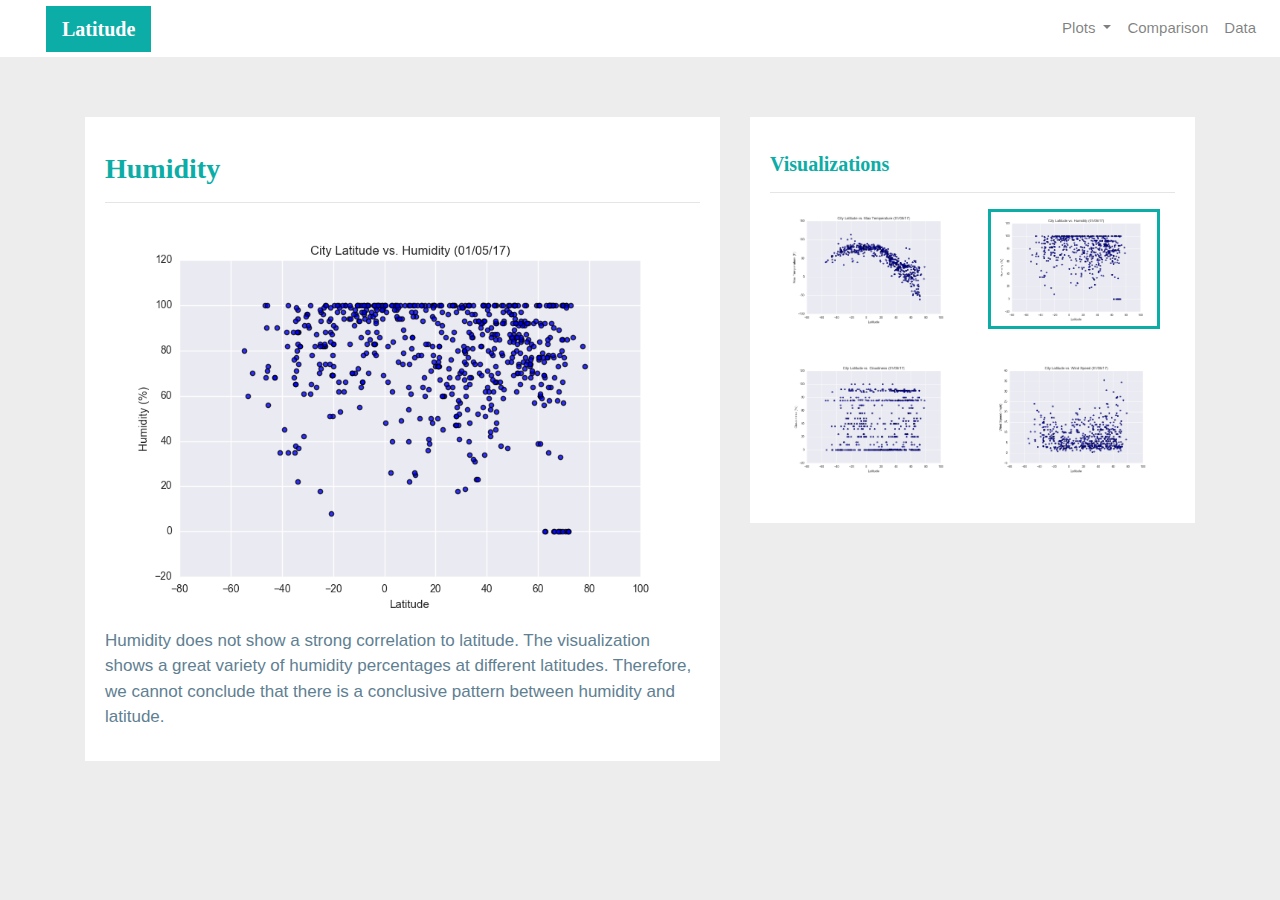
<file: humidity.html>
<!DOCTYPE html>
<html>

<head>
  <meta charset="utf-8" />
  <meta http-equiv="X-UA-Compatible" content="IE=edge">
  <title>Rons Visualization Dashboard</title>
  <meta name="viewport" content="width=device-width, initial-scale=1">


  <!-- Bootstrap CSS -->
  <link rel="stylesheet" href="https://maxcdn.bootstrapcdn.com/bootstrap/4.0.0/css/bootstrap.min.css" integrity="sha384-Gn5384xqQ1aoWXA+058RXPxPg6fy4IWvTNh0E263XmFcJlSAwiGgFAW/dAiS6JXm"
    crossorigin="anonymous">

  <!--CSS Link-->
  <link rel="stylesheet" type="text/css" href="style.css">

</head>

<body>
  <!-- Navigation Section -->
  <div class="navigation">
    <nav class="navbar navbar-expand-lg navbar-light">
      <a class="navbar-brand" style="background-color: #0BADA6;" href="index.html">Latitude</a>
      <button class="navbar-toggler  border border-white" type="button" data-toggle="collapse" data-target="#navbarNavDropdown"
        aria-controls="navbarNavDropdown" aria-expanded="false" aria-label="Toggle navigation">
        <span class="navbar-toggler-icon"></span>
      </button>
      <div class="collapse navbar-collapse" id="navbarNavDropdown">
        <ul class="navbar-nav ml-auto">
          <li class="nav-item dropdown">
            <a class="nav-link dropdown-toggle" href="#" id="navbarDropdownMenuLink" data-toggle="dropdown"
              aria-haspopup="true" aria-expanded="false">
              Plots
            </a>
            <div class="dropdown-menu" aria-labelledby="navbarDropdownMenuLink">
              <a class="dropdown-item" href="max_temperature.html">Max Temperature</a>
              <a class="dropdown-item active" href="humidity.html">Humidity</a>
              <a class="dropdown-item" href="cloudiness.html">Cloudiness</a>
              <a class="dropdown-item" href="wind_speed.html">Wind Speed</a>
            </div>
          </li>
          <li class="nav-item">
            <a class="nav-link" href="comparisons.html">Comparison</a>
          </li>
          <li class="nav-item">
            <a class="nav-link" href="data.html">Data</a>
          </li>

        </ul>
      </div>
    </nav>
  </div>
  <!-- Content Section -->
  <div class="container">
    <div class="row">
      <div class="col-lg-7 col-md-12">
        <!-- Left box  -->
        <div class="box">
          <h3 class="title">Humidity</h3>
          <hr>
          <img src="Resources/assets/Fig2.png" alt="Humidity Graph">
          <p>Humidity does not show a strong correlation to latitude. The visualization shows a great variety of
            humidity percentages at different latitudes. Therefore, we cannot conclude that there is a conclusive
            pattern between humidity and latitude.</p>
        </div>
      </div>
      <div class="col-lg-5 col-md-12">
        <!-- Right Box -->
        <div class="box">
          <h5 class="title">Visualizations</h5>
          <hr>


          <div class="container">
            <div class="row" style="padding-bottom: 30px;">
              <div class="col-6">
                <a href="max_temperature.html">
                  <img class="panel" src="Resources/assets/Fig1.png" alt="Max Temperature Image">
                </a>
              </div>
              <div class="col-6">
                <a href="humidity.html">
                  <img class="panel active" src="Resources/assets/Fig2.png" alt="Humidity Graph">
                </a>
              </div>
            </div>

            <div class="row" style="padding-bottom: 30px;">
              <div class="col-6">
                <a href="cloudiness.html">
                  <img class="panel" src="Resources/assets/Fig3.png" alt="Cloudiness Graph">
                </a>
              </div>
              <div class="col-6">
                <a href="wind_speed.html">
                  <img class="panel" src="Resources/assets/Fig4.png" alt="Wind Speed Graph">
                </a>
              </div>


            </div>
          </div>


        </div>
      </div>
    </div>
  </div>

  </body>

  </html>
</file>
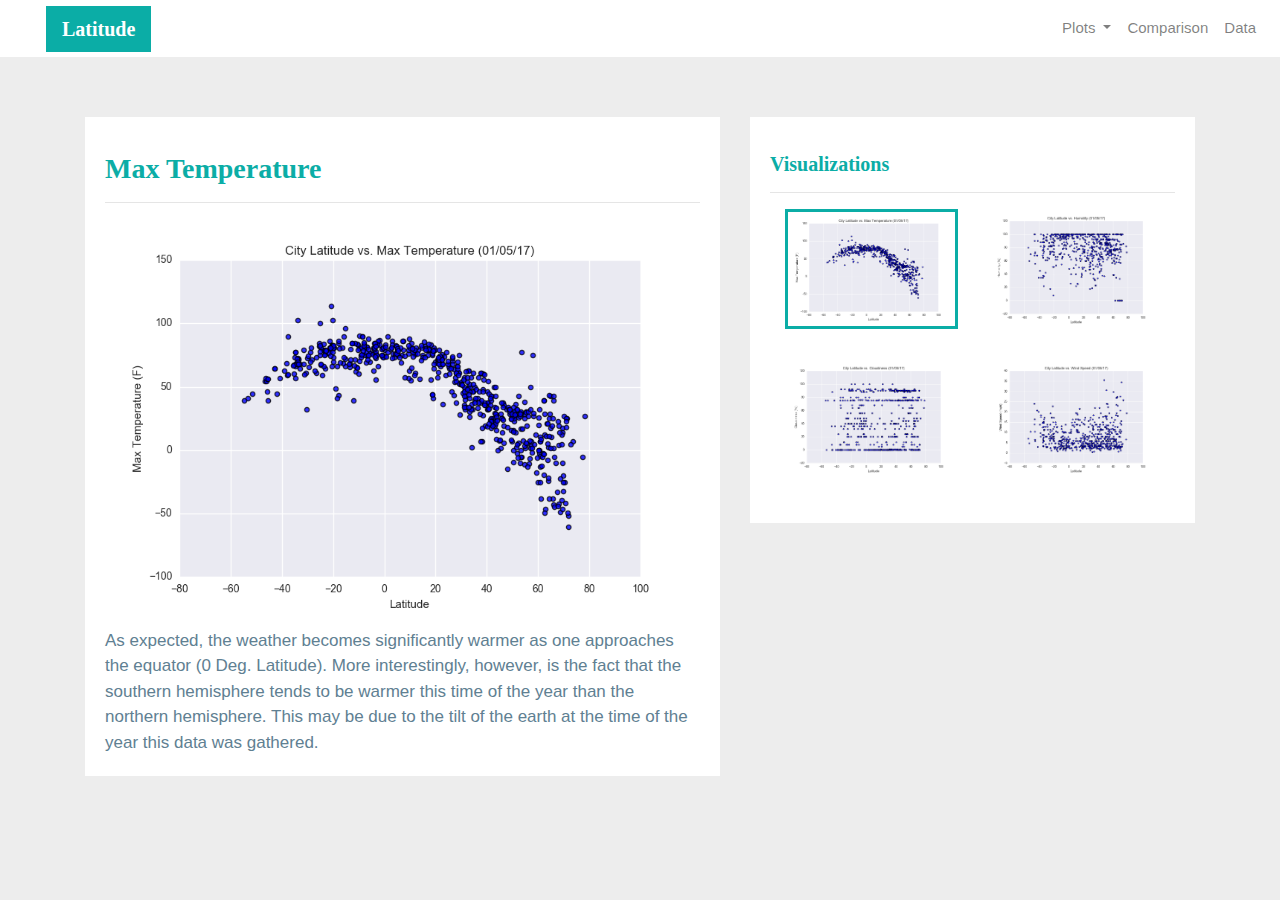
<file: max_temperature.html>
<!DOCTYPE html>
<html>

<head>
  <meta charset="utf-8" />
  <meta http-equiv="X-UA-Compatible" content="IE=edge">
  <title>Rons Visualization Dashboard</title>
  <meta name="viewport" content="width=device-width, initial-scale=1">

  <!-- Bootstrap CSS -->
  <link rel="stylesheet" href="https://maxcdn.bootstrapcdn.com/bootstrap/4.0.0/css/bootstrap.min.css" integrity="sha384-Gn5384xqQ1aoWXA+058RXPxPg6fy4IWvTNh0E263XmFcJlSAwiGgFAW/dAiS6JXm"
    crossorigin="anonymous">

  <!--CSS Link-->
  <link rel="stylesheet" type="text/css" href="style.css">

</head>

<body>
  <!-- Navigation Section -->
  <div class="navigation">
    <nav class="navbar navbar-expand-lg navbar-light">
      <a class="navbar-brand" style="background-color: #0BADA6;" href="index.html">Latitude</a>
      <button class="navbar-toggler  border border-white" type="button" data-toggle="collapse" data-target="#navbarNavDropdown"
        aria-controls="navbarNavDropdown" aria-expanded="false" aria-label="Toggle navigation">
        <span class="navbar-toggler-icon"></span>
      </button>
      <div class="collapse navbar-collapse" id="navbarNavDropdown">
        <ul class="navbar-nav ml-auto">
          <li class="nav-item dropdown">
            <a class="nav-link dropdown-toggle" href="#" id="navbarDropdownMenuLink" data-toggle="dropdown"
              aria-haspopup="true" aria-expanded="false">
              Plots
            </a>
            <div class="dropdown-menu" aria-labelledby="navbarDropdownMenuLink">
              <a class="dropdown-item active" href="max_temperature.html">Max Temperature</a>
              <a class="dropdown-item" href="humidity.html">Humidity</a>
              <a class="dropdown-item" href="cloudiness.html">Cloudiness</a>
              <a class="dropdown-item" href="wind_speed.html">Wind Speed</a>
            </div>
          </li>
          <li class="nav-item">
            <a class="nav-link" href="comparisons.html">Comparison</a>
          </li>
          <li class="nav-item">
            <a class="nav-link" href="data.html">Data</a>
          </li>

        </ul>
      </div>
    </nav>
  </div>
  <!-- Content Section -->
  <div class="container">
    <div class="row">
      <div class="col-lg-7 col-md-12">
        <!-- Left box  -->
        <div class="box" style="padding-bottom: 5px;">
          <h3 class="title">Max Temperature</h3>
          <hr>
          <img src="Resources/assets/Fig1.png" alt="Max Temperature Graph">
          <p>As expected, the weather becomes significantly warmer as one approaches the equator (0 Deg. Latitude).
            More interestingly, however, is the fact that the southern hemisphere tends to be warmer this time of the
            year than the northern hemisphere. This may be due to the tilt of the earth at the time of the year this
            data was gathered.</p>
        </div>
      </div>
      <div class="col-lg-5 col-md-12">
        <!-- Right Box -->
        <div class="box">
          <h5 class="title">Visualizations</h5>
          <hr>


          <div class="container">
            <div class="row" style="padding-bottom: 30px;">
              <div class="col-6">
                <a href="max_temperature.html">
                  <img class="panel active" src="Resources/assets/Fig1.png" alt="Max Temperature Image">
                </a>
              </div>
              <div class="col-6">
                <a href="humidity.html">
                  <img class="panel" src="Resources/assets/Fig2.png" alt="Humidity Graph">
                </a>
              </div>
            </div>

            <div class="row" style="padding-bottom: 30px;">
              <div class="col-6">
                <a href="cloudiness.html">
                  <img class="panel" src="Resources/assets/Fig3.png" alt="Cloudiness Graph">
                </a>
              </div>
              <div class="col-6">
                <a href="wind_speed.html">
                  <img class="panel" src="Resources/assets/Fig4.png" alt="Wind Speed Graph">
                </a>
              </div>


            </div>
          </div>


        </div>
      </div>
    </div>
  </div>

  </body>

  </html>
</file>
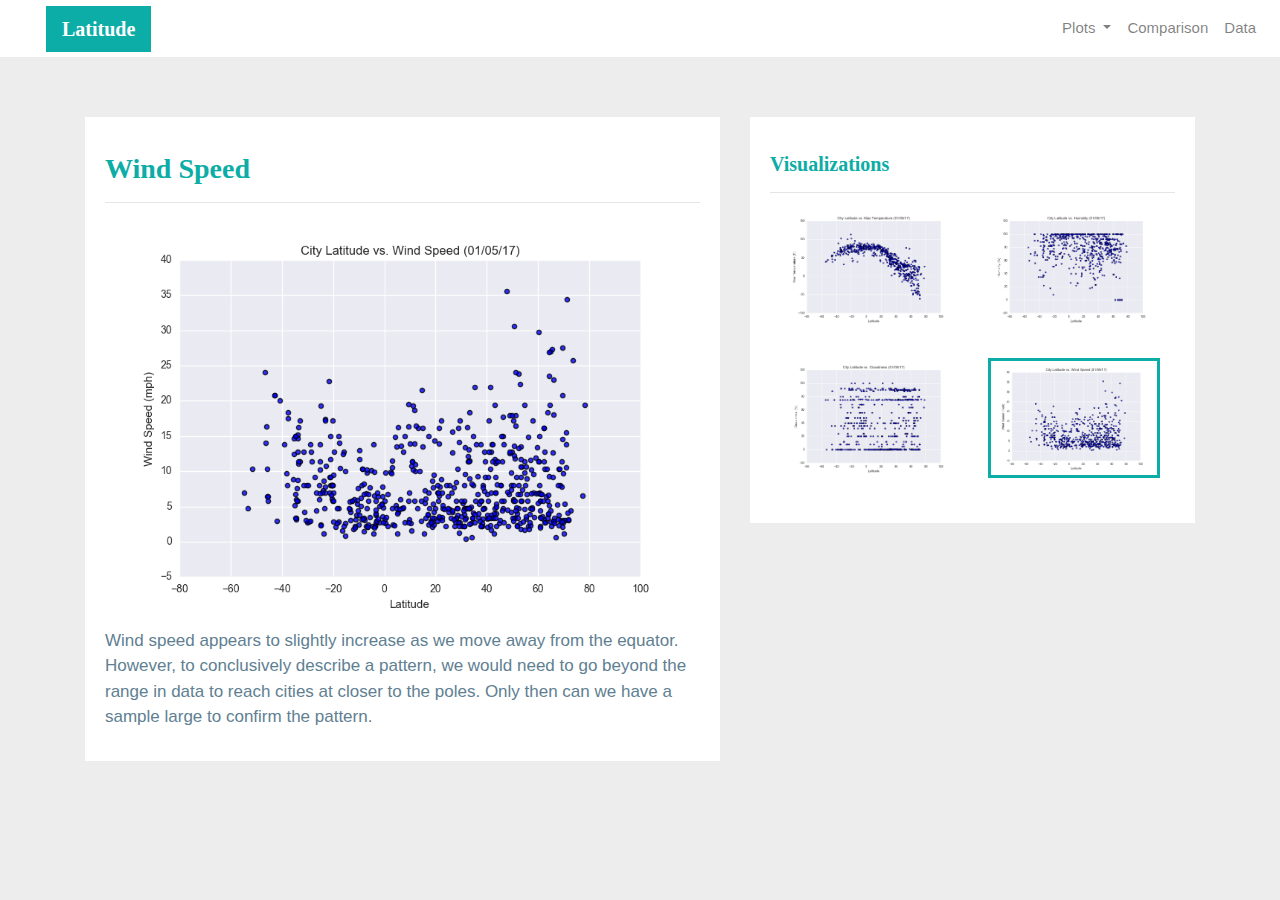
<file: wind_speed.html>
<!DOCTYPE html>
<html>

<head>
  <meta charset="utf-8" />
  <meta http-equiv="X-UA-Compatible" content="IE=edge">
  <title>Bootstrap Visualization Dashboard</title>
  <meta name="viewport" content="width=device-width, initial-scale=1">

  <!-- Bootstrap CSS -->
  <link rel="stylesheet" href="https://maxcdn.bootstrapcdn.com/bootstrap/4.0.0/css/bootstrap.min.css" integrity="sha384-Gn5384xqQ1aoWXA+058RXPxPg6fy4IWvTNh0E263XmFcJlSAwiGgFAW/dAiS6JXm"
    crossorigin="anonymous">
  <!--CSS Link-->
  <link rel="stylesheet" type="text/css" href="style.css">
</head>

<body>
  <!-- Navigation Section -->
  <div class="navigation">
    <nav class="navbar navbar-expand-lg navbar-light">
      <a class="navbar-brand" style="background-color: #0BADA6;" href="index.html">Latitude</a>
      <button class="navbar-toggler border border-white" type="button" data-toggle="collapse" data-target="#navbarNavDropdown"
        aria-controls="navbarNavDropdown" aria-expanded="false" aria-label="Toggle navigation">
        <span class="navbar-toggler-icon"></span>
      </button>
      <div class="collapse navbar-collapse" id="navbarNavDropdown">
        <ul class="navbar-nav ml-auto">
          <li class="nav-item dropdown">
            <a class="nav-link dropdown-toggle" href="#" id="navbarDropdownMenuLink" data-toggle="dropdown"
              aria-haspopup="true" aria-expanded="false">
              Plots
            </a>
            <div class="dropdown-menu" aria-labelledby="navbarDropdownMenuLink">
              <a class="dropdown-item" href="max_temperature.html">Max Temperature</a>
              <a class="dropdown-item" href="humidity.html">Humidity</a>
              <a class="dropdown-item" href="cloudiness.html">Cloudiness</a>
              <a class="dropdown-item active" href="wind_speed.html">Wind Speed</a>
            </div>
          </li>
          <li class="nav-item">
            <a class="nav-link" href="comparisons.html">Comparison</a>
          </li>
          <li class="nav-item">
            <a class="nav-link" href="data.html">Data</a>
          </li>

        </ul>
      </div>
    </nav>
  </div>
  <!-- Content Section -->
  <div class="container">
    <div class="row">
      <div class="col-lg-7 col-md-12">
        <!-- Left box  -->
        <div class="box">
          <h3 class="title">Wind Speed</h3>
          <hr>
          <img src="Resources/assets/Fig4.png" alt="Wind Speed Graph">
          <p>Wind speed appears to slightly increase as we move away from the equator. However, to conclusively
            describe a pattern, we would need to go beyond the range in data to reach cities at closer to the poles.
            Only then can we have a sample large to confirm the pattern.</p>
        </div>
      </div>
      <div class="col-lg-5 col-md-12">
        <!-- Right Box -->
        <div class="box">
          <h5 class="title">Visualizations</h5>
          <hr>
          <div class="container">
            <div class="row" style="padding-bottom: 30px;">
              <div class="col-6">
                <a href="max_temperature.html">
                  <img class="panel" src="Resources/assets/Fig1.png" alt="Max Temperature Image">
                </a>
              </div>
              <div class="col-6">
                <a href="humidity.html">
                  <img class="panel" src="Resources/assets/Fig2.png" alt="Humidity Graph">
                </a>
              </div>
            </div>
            <div class="row" style="padding-bottom: 30px;">
              <div class="col-6">
                <a href="cloudiness.html">
                  <img class="panel" src="Resources/assets/Fig3.png" alt="Cloudiness Graph">
                </a>
              </div>
              <div class="col-6">
                <a href="wind_speed.html">
                  <img class="panel active" src="Resources/assets/Fig4.png" alt="Wind Speed Graph">
                </a>
              </div>
            </div>
          </div>
        </div>
      </div>
    </div>
  </div>
</file>
<file: style.css>
/*Body*/
body {
    background-color: #EDEDED;
}
/* Navbar */
.navbar{
    max-height: 57px;
}
.navigation .navbar-brand{
    color:white;
    margin-left: 30px;
    padding: inherit;
    font-weight: bold;
    background-color: #0BADA6;
    font-family: Georgia, 'Times New Roman', Times, serif;
}
.navbar{
    background-color: white;
    font-size: 15px;
}
.active, .dropdown-menu .dropdown-item:active a:hover{
    background-color:#E7E7E7;
}
.dropdown-item{
    color: #6D8092;
    font-size: 15px;
}
.dropdown .dropdown-menu .dropdown-item:active, .dropdown .dropdown-menu .dropdown-item:hover{
    background-color: #E7E7E7;
}
a{
    color: #6D8092;
    font-size: 15px;
}
.nav-link:hover{
    background-color:#E7E7E7;
}
.navbar-brand:hover{
    color: rgb(175, 175, 175);
}
/* Images */
img{
    width:100%;
    height:100%;
}
.active, .panel:hover{
    border-color:#0BADA6;
    border-style: solid;
}
.vizualization{
    width:50%;
    height: 50%;
}

/* Title Class */
.title{
    color: #0BADA6;
    font-family: Georgia, 'Times New Roman', Times, serif;
    font-weight: bolder;
    padding-top: 25px;
}
/* Paragraph Element */
p{
    color: #608092;
    font-family: Arial, Helvetica, sans-serif;
    font-size: 17px;
}
/* Box Class */
.box {
    margin-top: 60px;
    margin-bottom: 62px;
    padding: 10px 20px 15px;
    color: black;
    background-color: white;

}
/* Table */
.table{
    font-size: 15px;
    border-top-color: white !important;
}
/* Footer */
footer{
    background-color: #666666;
    border-top-style: solid;
    border-top-width: 5px;
    border-top-color: #0BADA6;
    color: white;
    min-height: 55px;
    font-family: Arial, Helvetica, sans-serif;
    font-size: 15px;
    text-align: center;
    position: fixed;
    left: 0;
    bottom: 0;
    width: 100%;
    padding-top: 15px;
}
/* Media Queries */
@media(max-width: 992px){
    .navbar-expand-lg{
    background-color: #0BADA6 !important;
    }
.navbar{
    max-height: none;
    padding: inherit;
}
.navbar div{
    margin: inherit;
    background-color: white;
}
.navbar-brand{
    padding: 10px !important;
}

button{
    margin-right: 30px;
}
button:focus {

    outline: 1px dotted;
    outline: 5px auto -webkit-focusring-color;

     }
}
</file>
